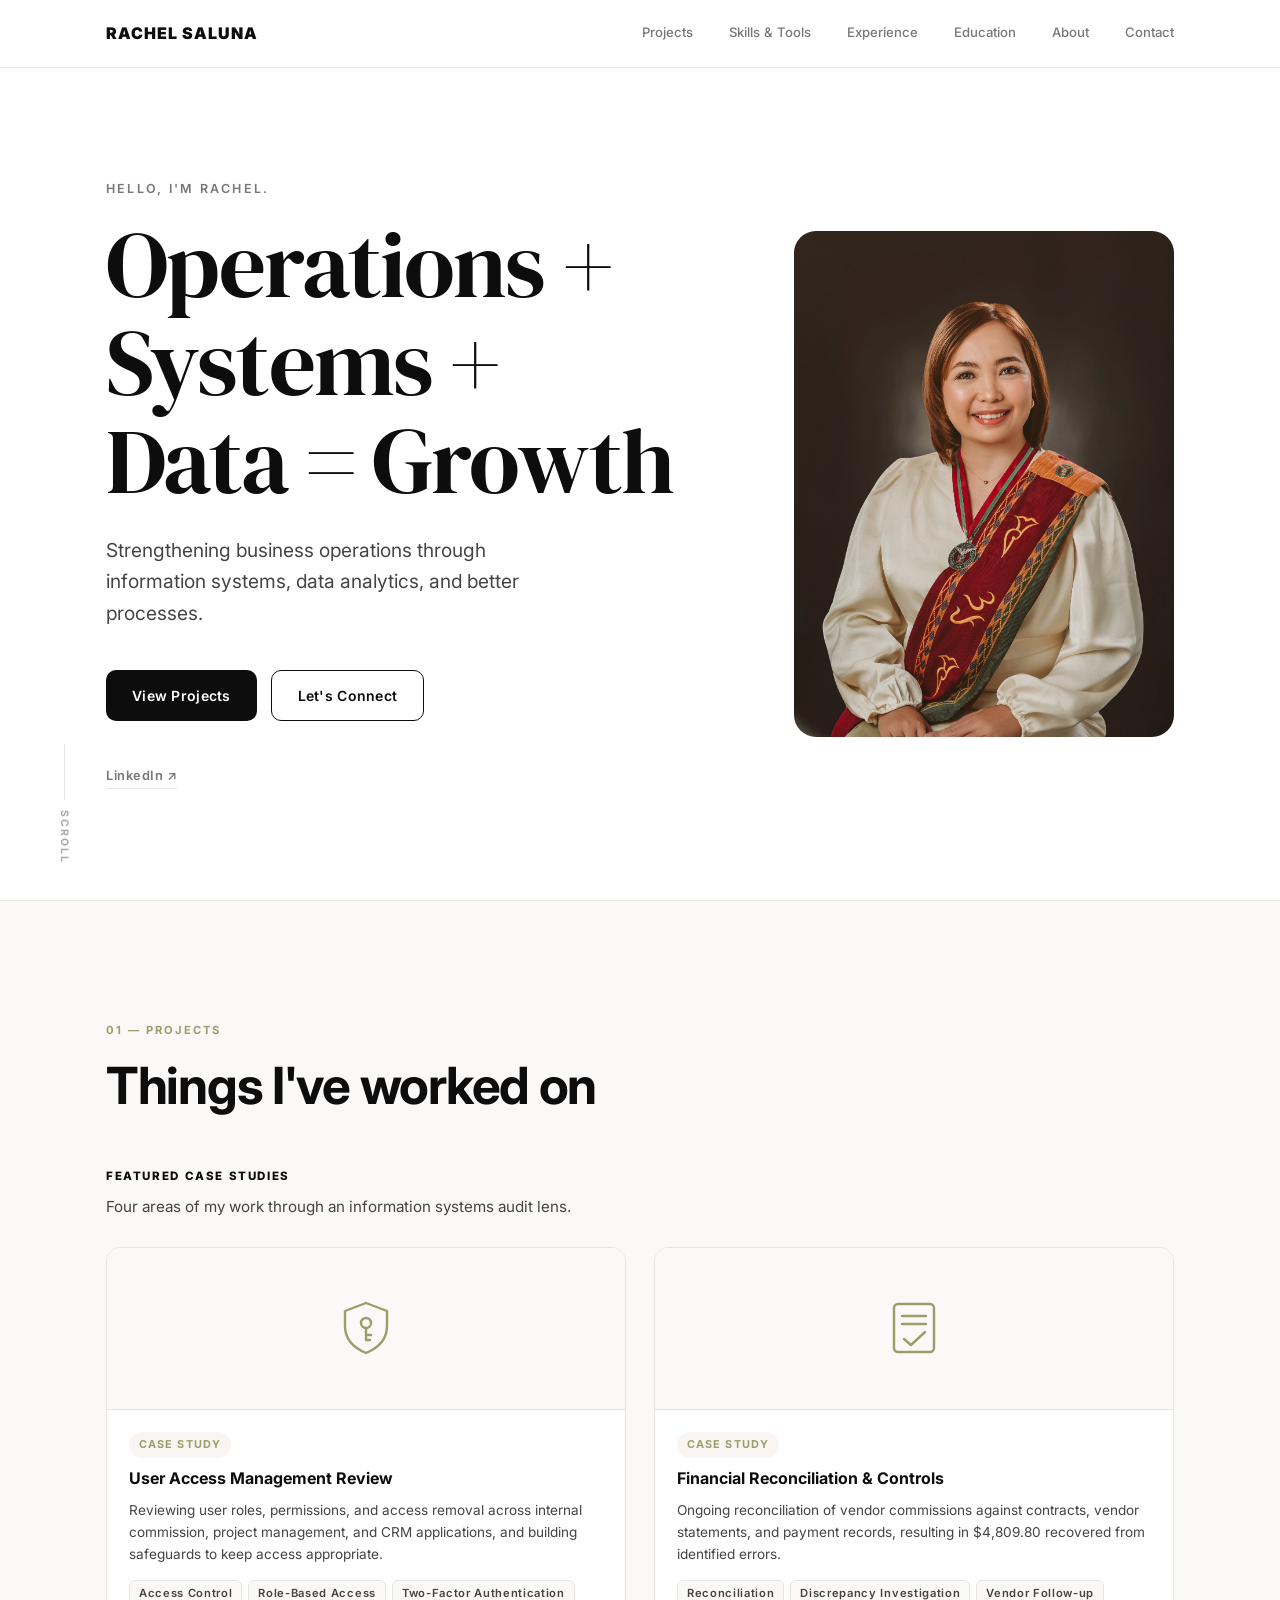
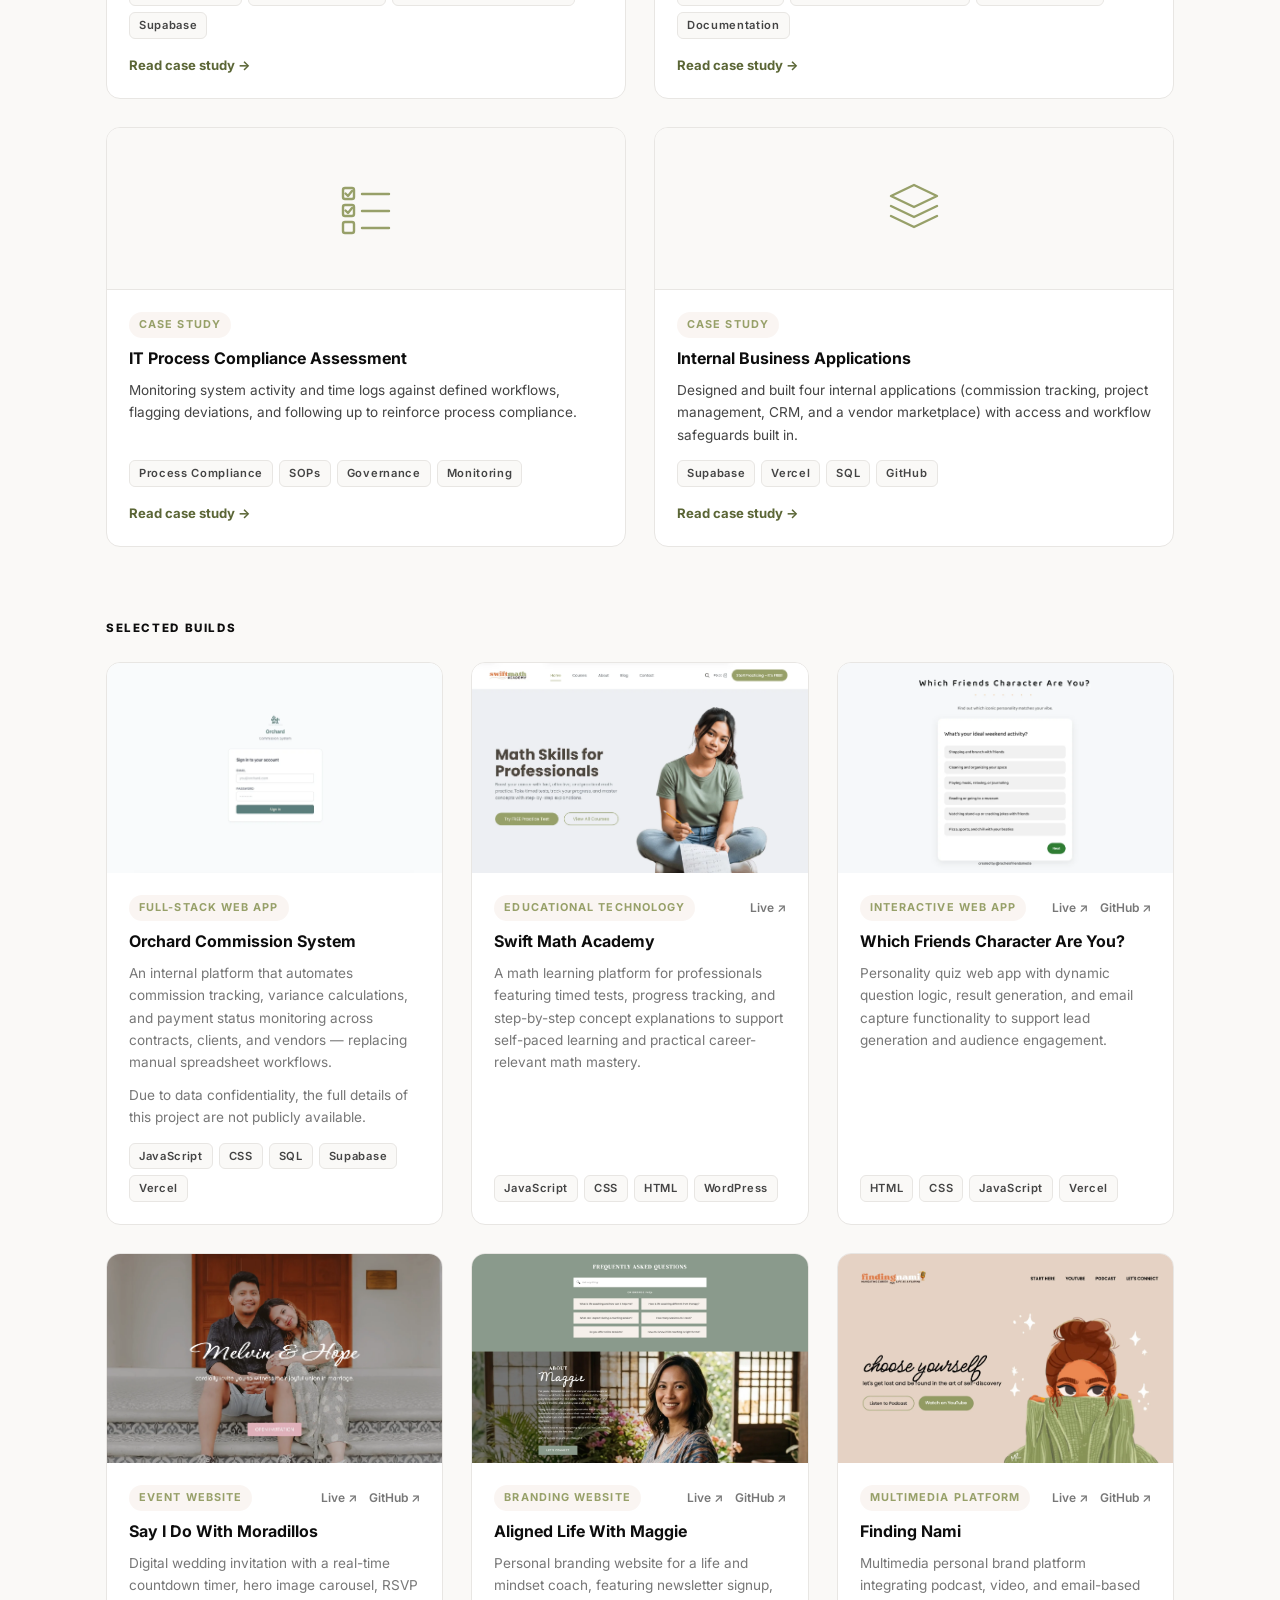
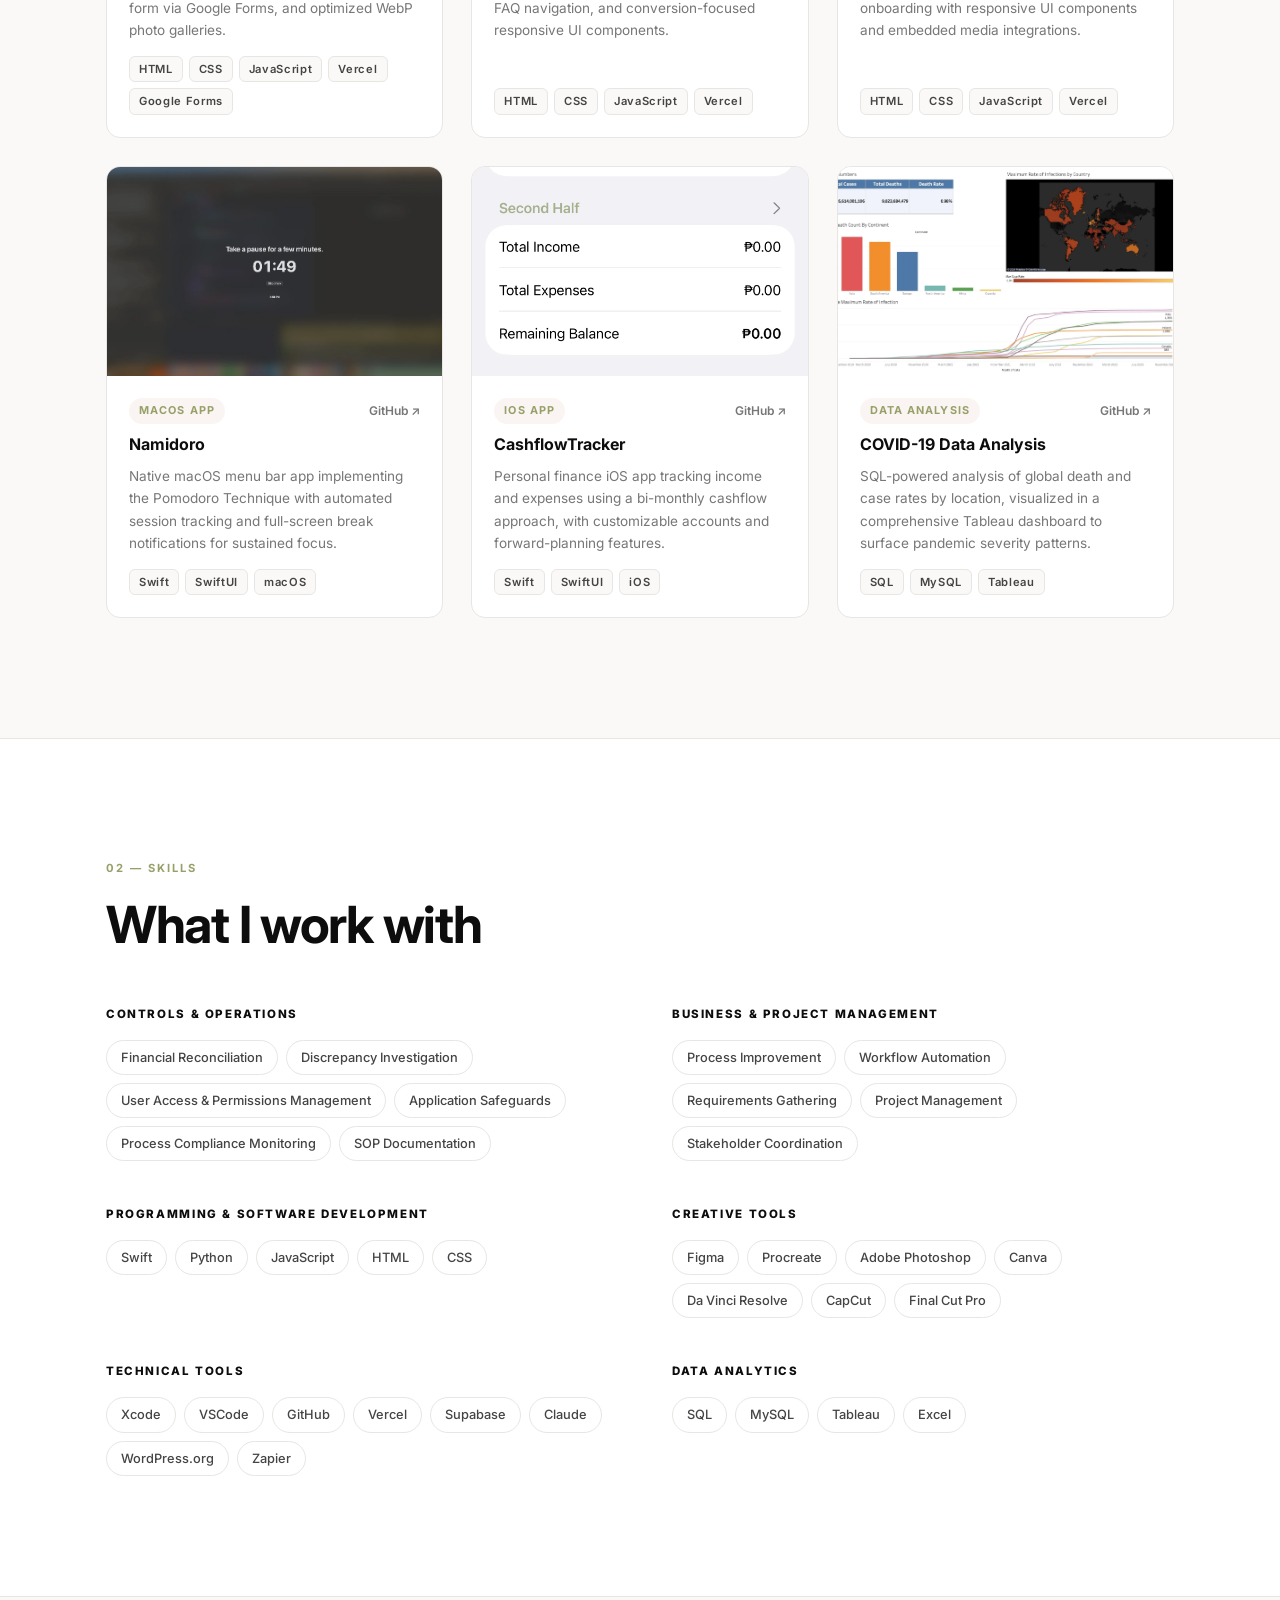
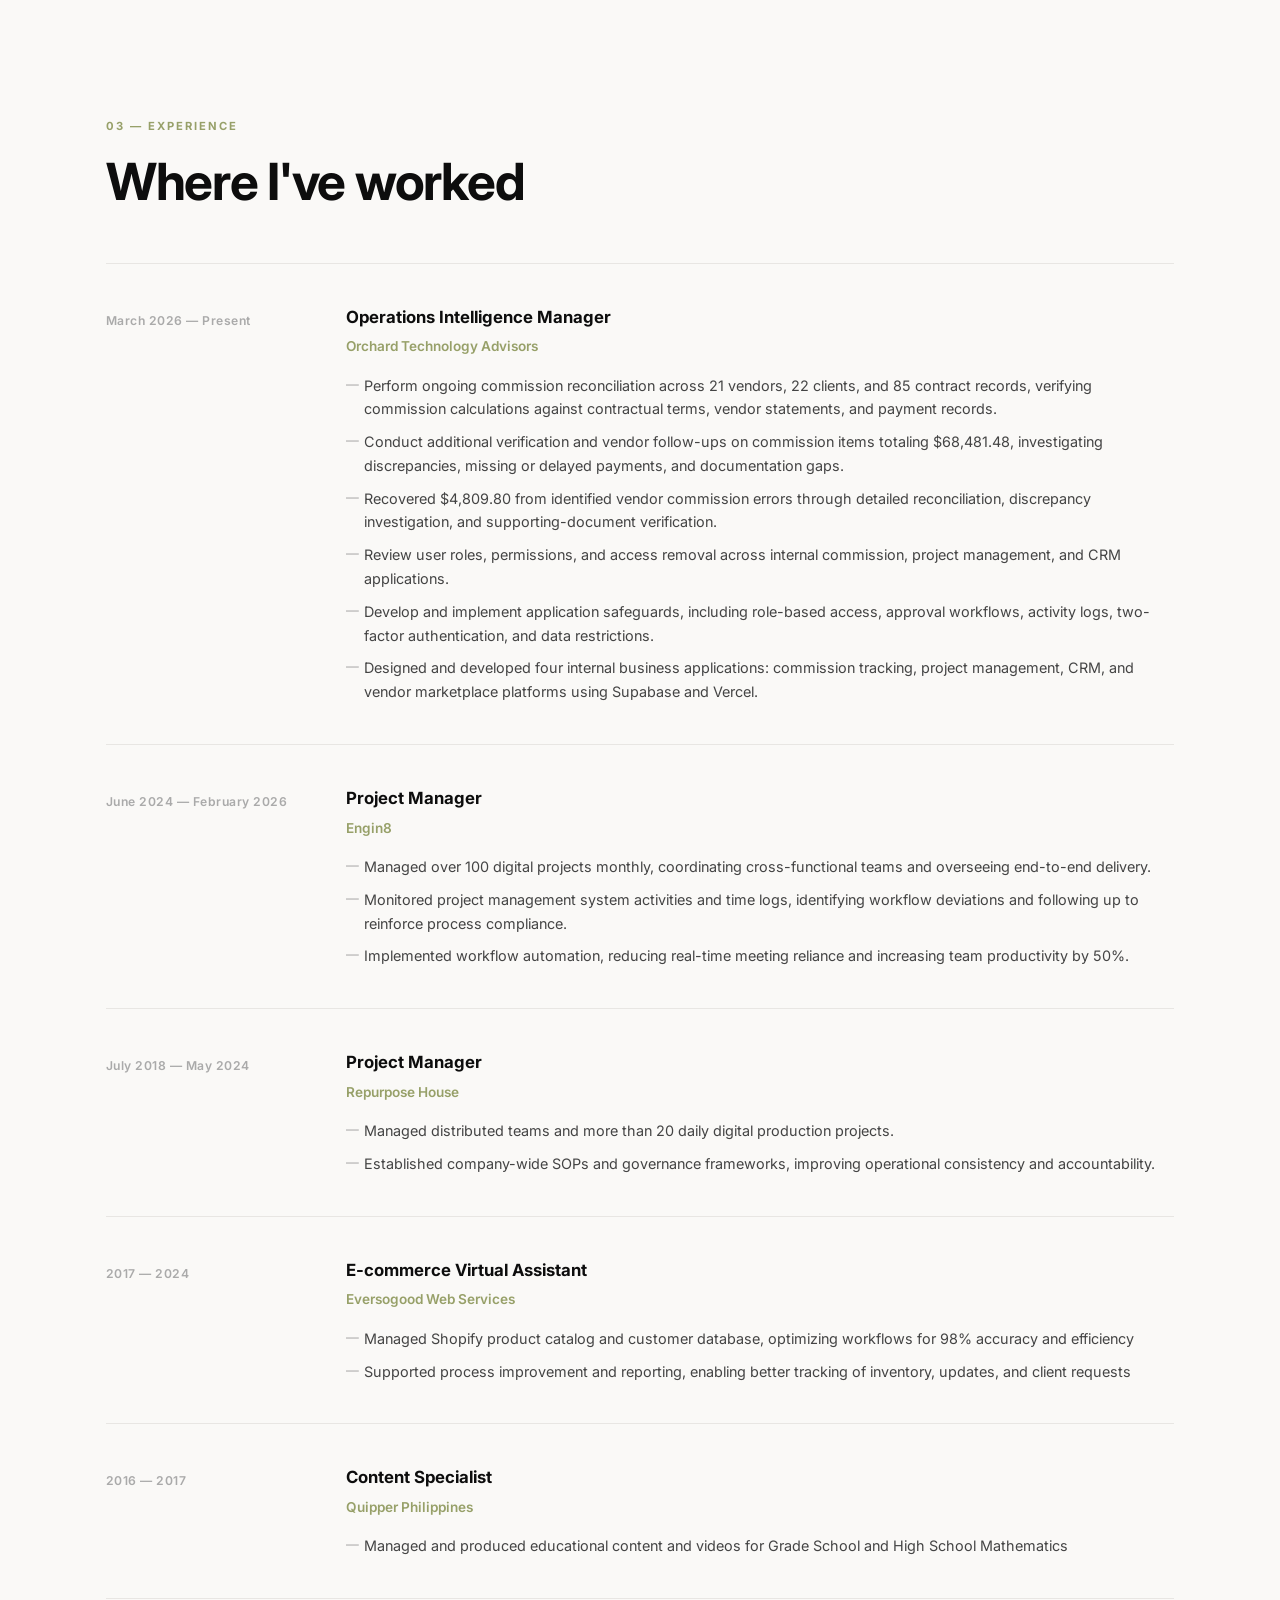
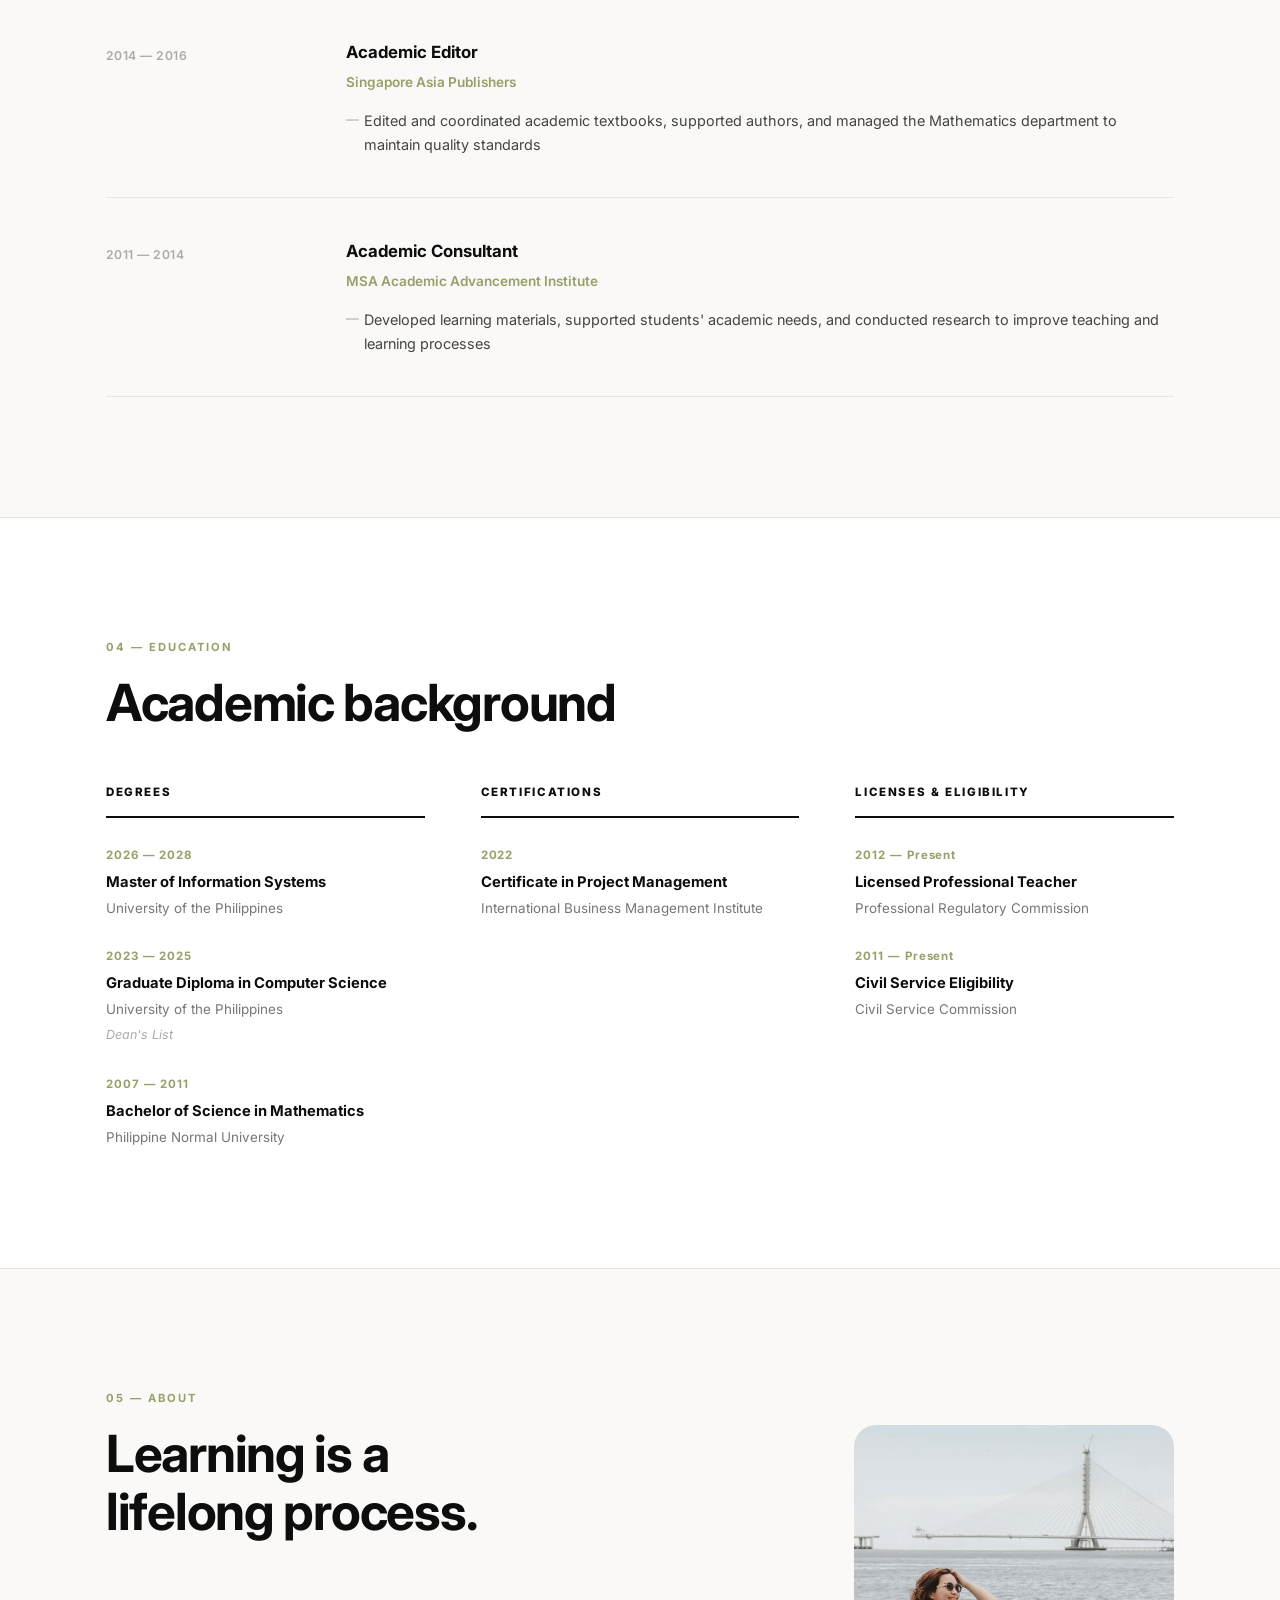
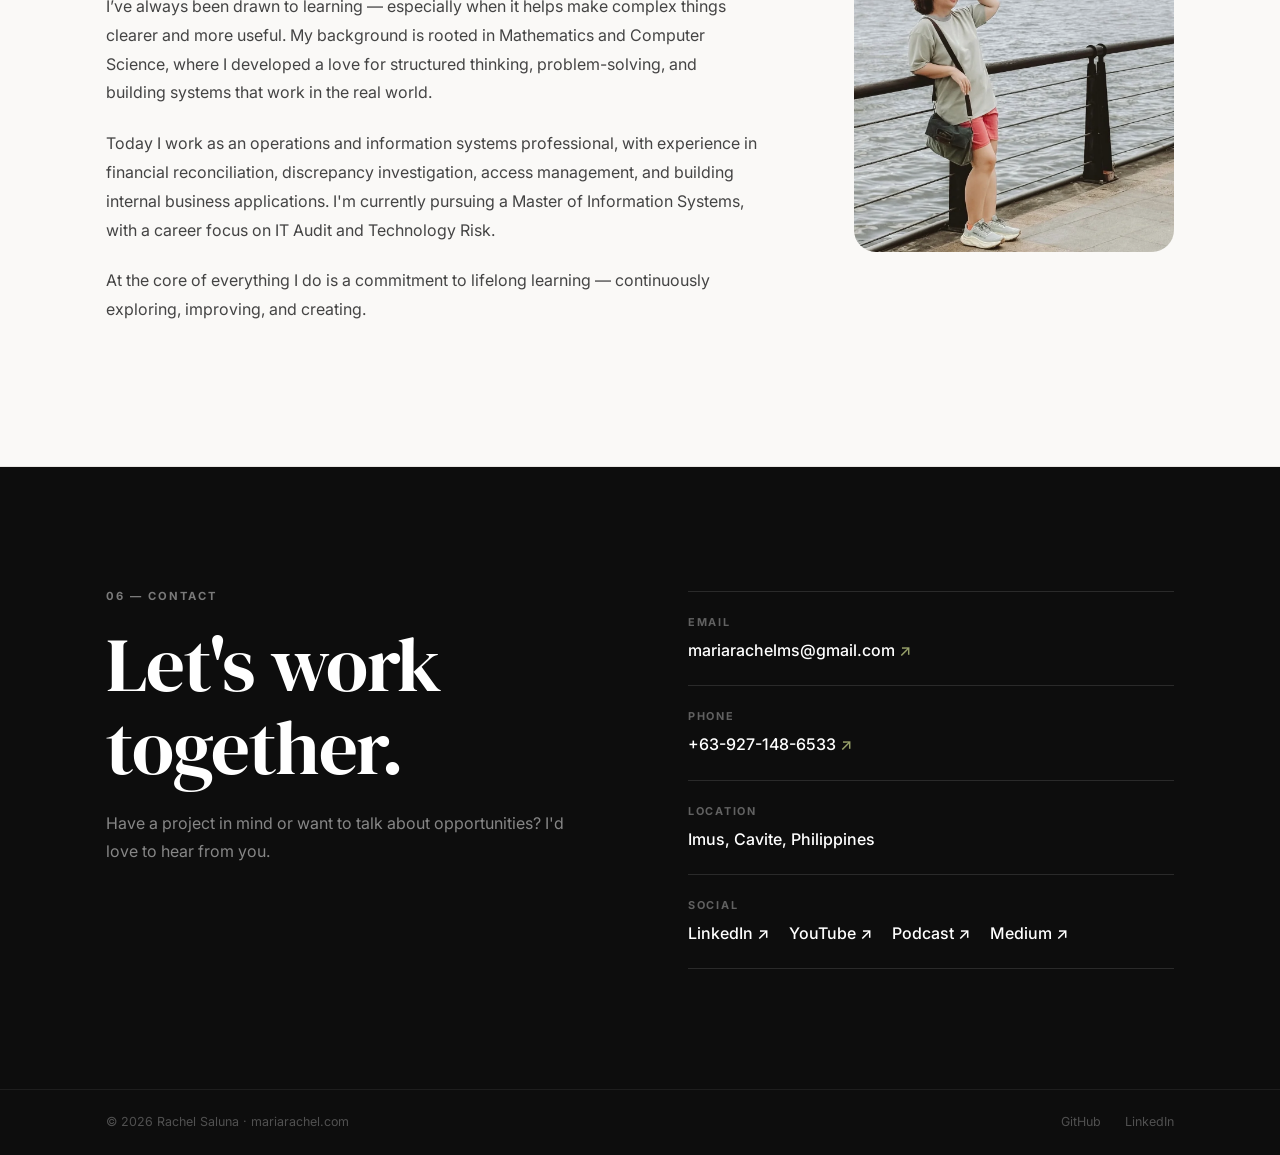
<file: index.html>
<!DOCTYPE html>
<html lang="en">
<head>
  <meta charset="UTF-8">
  <meta name="viewport" content="width=device-width, initial-scale=1.0">
  <title>Rachel Saluna — Portfolio</title>
  <meta name="description" content="I turn ideas into projects, data into insights, and code into apps. Portfolio of Rachel Saluna — Operations & Information Systems Professional (IT Audit | Technology Risk).">
  <meta property="og:title" content="Rachel Saluna">
  <meta property="og:description" content="I turn ideas into projects, data into insights, and code into apps.">
  <meta property="og:url" content="https://mariarachel.com">
  <link rel="preconnect" href="https://fonts.googleapis.com">
  <link rel="preconnect" href="https://fonts.gstatic.com" crossorigin>
  <link href="https://fonts.googleapis.com/css2?family=Inter:wght@300;400;500;600;700;800;900&family=DM+Serif+Display:ital@0;1&display=swap" rel="stylesheet">
  <link rel="stylesheet" href="styles.css">
</head>
<body>

  <!-- ===== NAVIGATION ===== -->
  <nav class="nav" id="nav">
    <div class="nav-inner">
      <a href="#home" class="nav-logo">RACHEL SALUNA</a>
      <div class="nav-links" id="navLinks">
        <a href="#projects">Projects</a>
        <a href="#skills">Skills & Tools</a>
        <a href="#experience">Experience</a>
        <a href="#education">Education</a>
        <a href="#about">About</a>
        <a href="#contact">Contact</a>
      </div>
      <button class="hamburger" id="hamburger" aria-label="Toggle menu">
        <span></span>
        <span></span>
        <span></span>
      </button>
    </div>
    <div class="nav-drawer" id="navDrawer">
      <a href="#projects" class="drawer-link">Projects</a>
      <a href="#skills" class="drawer-link">Skills</a>
      <a href="#experience" class="drawer-link">Experience</a>
      <a href="#education" class="drawer-link">Education</a>
      <a href="#about" class="drawer-link">About</a>
      <a href="#contact" class="drawer-link">Contact</a>
    </div>
  </nav>

  <!-- ===== HERO ===== -->
  <section class="hero" id="home">
    <div class="hero-inner">
      <div class="hero-text">
        <p class="hero-eyebrow">Hello, I'm Rachel.</p>
        <h1 class="hero-name">Operations +<br>Systems +<br>Data = Growth</h1>
        <p class="hero-tagline">Strengthening business operations through information systems, data analytics, and better processes.</p>
        <div class="hero-actions">
          <a href="#projects" class="btn btn-dark">View Projects</a>
          <a href="#contact" class="btn btn-outline">Let's Connect</a>
        </div>
        <div class="hero-socials">
          <a href="https://linkedin.com/in/mariarachel" target="_blank" rel="noopener noreferrer" class="social-pill">LinkedIn ↗</a>
        </div>
      </div>
      <div class="hero-photo">
        <div class="photo-wrap">
          <img src="assets/Graduation%20Photo.webp" alt="Maria Rachel M. Saluna" loading="eager">
        </div>
      </div>
    </div>
    <div class="hero-scroll-hint" aria-hidden="true">
      <div class="scroll-track"></div>
      <span>Scroll</span>
    </div>
  </section>

  <!-- ===== PROJECTS ===== -->
  <section class="projects section alt" id="projects">
    <div class="container">
      <p class="label">01 — Projects</p>
      <h2 class="heading">Things I've worked on</h2>

      <div class="cs-featured">
        <p class="cs-sublabel">Featured case studies</p>
        <p class="cs-intro">Four areas of my work through an information systems audit lens.</p>
        <div class="cs-grid">

        <article class="project-card cs-card">
          <div class="project-visual">
            <svg viewBox="0 0 64 64" aria-hidden="true" focusable="false"><path d="M32 7 L53 15 V30 C53 43 44 52 32 57 C20 52 11 43 11 30 V15 Z"/><circle cx="32" cy="27" r="5"/><path d="M32 32 V44 M32 39 H37 M32 44 H36"/></svg>
          </div>
          <div class="project-body">
            <div class="project-meta">
              <span class="project-type">Case Study</span>
            </div>
            <h3>User Access Management Review</h3>
            <p>Reviewing user roles, permissions, and access removal across internal commission, project management, and CRM applications, and building safeguards to keep access appropriate.</p>
            <ul class="stack">
              <li>Access Control</li><li>Role-Based Access</li><li>Two-Factor Authentication</li><li>Supabase</li>
            </ul>
            <a class="cs-link" href="case-studies/user-access-management-review.html">Read case study →<span class="sr-only">: User Access Management Review</span></a>
          </div>
        </article>

        <article class="project-card cs-card">
          <div class="project-visual">
            <svg viewBox="0 0 64 64" aria-hidden="true" focusable="false"><rect x="12" y="8" width="40" height="48" rx="4"/><path d="M20 20 H44 M20 28 H44"/><path d="M22 43 L29 49 L43 36"/></svg>
          </div>
          <div class="project-body">
            <div class="project-meta">
              <span class="project-type">Case Study</span>
            </div>
            <h3>Financial Reconciliation &amp; Controls</h3>
            <p>Ongoing reconciliation of vendor commissions against contracts, vendor statements, and payment records, resulting in $4,809.80 recovered from identified errors.</p>
            <ul class="stack">
              <li>Reconciliation</li><li>Discrepancy Investigation</li><li>Vendor Follow-up</li><li>Documentation</li>
            </ul>
            <a class="cs-link" href="case-studies/financial-reconciliation-and-controls.html">Read case study →<span class="sr-only">: Financial Reconciliation &amp; Controls</span></a>
          </div>
        </article>

        <article class="project-card cs-card">
          <div class="project-visual">
            <svg viewBox="0 0 64 64" aria-hidden="true" focusable="false"><rect x="9" y="11" width="11" height="11" rx="2"/><rect x="9" y="28" width="11" height="11" rx="2"/><rect x="9" y="45" width="11" height="11" rx="2"/><path d="M11.5 16.5 L14 19 L18 14 M11.5 33.5 L14 36 L18 31"/><path d="M28 17 H55 M28 34 H55 M28 51 H55"/></svg>
          </div>
          <div class="project-body">
            <div class="project-meta">
              <span class="project-type">Case Study</span>
            </div>
            <h3>IT Process Compliance Assessment</h3>
            <p>Monitoring system activity and time logs against defined workflows, flagging deviations, and following up to reinforce process compliance.</p>
            <ul class="stack">
              <li>Process Compliance</li><li>SOPs</li><li>Governance</li><li>Monitoring</li>
            </ul>
            <a class="cs-link" href="case-studies/it-process-compliance-assessment.html">Read case study →<span class="sr-only">: IT Process Compliance Assessment</span></a>
          </div>
        </article>

        <article class="project-card cs-card">
          <div class="project-visual">
            <svg viewBox="0 0 64 64" aria-hidden="true" focusable="false"><path d="M32 8 L55 19 L32 30 L9 19 Z"/><path d="M9 29 L32 40 L55 29"/><path d="M9 39 L32 50 L55 39"/></svg>
          </div>
          <div class="project-body">
            <div class="project-meta">
              <span class="project-type">Case Study</span>
            </div>
            <h3>Internal Business Applications</h3>
            <p>Designed and built four internal applications (commission tracking, project management, CRM, and a vendor marketplace) with access and workflow safeguards built in.</p>
            <ul class="stack">
              <li>Supabase</li><li>Vercel</li><li>SQL</li><li>GitHub</li>
            </ul>
            <a class="cs-link" href="case-studies/internal-business-applications.html">Read case study →<span class="sr-only">: Internal Business Applications</span></a>
          </div>
        </article>
        </div>
      </div>

      <p class="cs-sublabel cs-sublabel--projects">Selected builds</p>
      <div class="projects-grid">

        <article class="project-card">
          <div class="project-img-wrap">
            <img src="assets/orchard-commission-system.webp" alt="Orchard Commission System" loading="lazy">
          </div>
          <div class="project-body">
            <div class="project-meta">
              <span class="project-type">Full-Stack Web App</span>
            </div>
            <h3>Orchard Commission System</h3>
            <p>An internal platform that automates commission tracking, variance calculations, and payment status monitoring across contracts, clients, and vendors — replacing manual spreadsheet workflows.</p>
            <p>Due to data confidentiality, the full details of this project are not publicly available.</p>
            <ul class="stack">
              <li>JavaScript</li><li>CSS</li><li>SQL</li><li>Supabase</li><li>Vercel</li>
            </ul>
          </div>
        </article>

        <article class="project-card">
          <a href="https://swiftmathacademy.com" class="project-img-wrap" target="_blank" rel="noopener noreferrer">
            <img src="assets/swift-math-academy.webp" alt="Swift Math Academy" loading="lazy">
            <div class="project-hover">
              <span>View Project ↗</span>
            </div>
          </a>
          <div class="project-body">
            <div class="project-meta">
              <span class="project-type">Educational Technology</span>
              <div class="project-links">
                <a href="https://swiftmathacademy.com" title="Live Site" target="_blank" rel="noopener noreferrer">Live ↗</a>
              </div>
            </div>
            <h3>Swift Math Academy</h3>
            <p>A math learning platform for professionals featuring timed tests, progress tracking, and step-by-step concept explanations to support self-paced learning and practical career-relevant math mastery.</p>
            <ul class="stack">
              <li>JavaScript</li><li>CSS</li><li>HTML</li><li>WordPress</li>
            </ul>
          </div>
        </article>

        <article class="project-card">
          <a href="https://which-friends-character-are-you.vercel.app" class="project-img-wrap" target="_blank" rel="noopener noreferrer">
            <img src="assets/friends-quiz.webp" alt="Which Friends Character Are You?" loading="lazy">
            <div class="project-hover">
              <span>View Project ↗</span>
            </div>
          </a>
          <div class="project-body">
            <div class="project-meta">
              <span class="project-type">Interactive Web App</span>
              <div class="project-links">
                <a href="https://which-friends-character-are-you.vercel.app" title="Live Site" target="_blank" rel="noopener noreferrer">Live ↗</a>
                <a href="https://github.com/findingnami/which-friends-character-are-you" title="GitHub" target="_blank" rel="noopener noreferrer">GitHub ↗</a>
              </div>
            </div>
            <h3>Which Friends Character Are You?</h3>
            <p>Personality quiz web app with dynamic question logic, result generation, and email capture functionality to support lead generation and audience engagement.</p>
            <ul class="stack">
              <li>HTML</li><li>CSS</li><li>JavaScript</li><li>Vercel</li>
            </ul>
          </div>
        </article>

        <article class="project-card">
          <a href="https://sayidowithmoradillos.site" class="project-img-wrap" target="_blank" rel="noopener noreferrer">
            <img src="assets/moradillos.webp" alt="Say I Do With Moradillos" loading="lazy">
            <div class="project-hover">
              <span>View Project ↗</span>
            </div>
          </a>
          <div class="project-body">
            <div class="project-meta">
              <span class="project-type">Event Website</span>
              <div class="project-links">
                <a href="https://sayidowithmoradillos.site" title="Live Site" target="_blank" rel="noopener noreferrer">Live ↗</a>
                <a href="https://github.com/findingnami" title="GitHub" target="_blank" rel="noopener noreferrer">GitHub ↗</a>
              </div>
            </div>
            <h3>Say I Do With Moradillos</h3>
            <p>Digital wedding invitation with a real-time countdown timer, hero image carousel, RSVP form via Google Forms, and optimized WebP photo galleries.</p>
            <ul class="stack">
              <li>HTML</li><li>CSS</li><li>JavaScript</li><li>Vercel</li><li>Google Forms</li>
            </ul>
          </div>
        </article>

        <article class="project-card">
          <a href="https://alignedlifewithmaggie.vercel.app" class="project-img-wrap" target="_blank" rel="noopener noreferrer">
            <img src="assets/aligned-life-with-maggie.webp" alt="Aligned Life With Maggie" loading="lazy">
            <div class="project-hover">
              <span>View Project ↗</span>
            </div>
          </a>
          <div class="project-body">
            <div class="project-meta">
              <span class="project-type">Branding Website</span>
              <div class="project-links">
                <a href="https://alignedlifewithmaggie.vercel.app" title="Live Site" target="_blank" rel="noopener noreferrer">Live ↗</a>
                <a href="https://github.com/findingnami/alignedlifewithmaggie" title="GitHub" target="_blank" rel="noopener noreferrer">GitHub ↗</a>
              </div>
            </div>
            <h3>Aligned Life With Maggie</h3>
            <p>Personal branding website for a life and mindset coach, featuring newsletter signup, FAQ navigation, and conversion-focused responsive UI components.</p>
            <ul class="stack">
              <li>HTML</li><li>CSS</li><li>JavaScript</li><li>Vercel</li>
            </ul>
          </div>
        </article>

        <article class="project-card">
          <a href="https://findingnamipodcast.vercel.app" class="project-img-wrap" target="_blank" rel="noopener noreferrer">
            <img src="assets/finding-nami.webp" alt="Finding Nami Podcast" loading="lazy">
            <div class="project-hover">
              <span>View Project ↗</span>
            </div>
          </a>
          <div class="project-body">
            <div class="project-meta">
              <span class="project-type">Multimedia Platform</span>
              <div class="project-links">
                <a href="https://findingnamipodcast.vercel.app" title="Live Site" target="_blank" rel="noopener noreferrer">Live ↗</a>
                <a href="https://github.com/findingnami/findingnamipodcast" title="GitHub" target="_blank" rel="noopener noreferrer">GitHub ↗</a>
              </div>
            </div>
            <h3>Finding Nami</h3>
            <p>Multimedia personal brand platform integrating podcast, video, and email-based onboarding with responsive UI components and embedded media integrations.</p>
            <ul class="stack">
              <li>HTML</li><li>CSS</li><li>JavaScript</li><li>Vercel</li>
            </ul>
          </div>
        </article>

        <article class="project-card">
          <a href="https://github.com/findingnami/Namidoro" class="project-img-wrap" target="_blank" rel="noopener noreferrer">
            <img src="assets/namidoro-screenshot.webp" alt="Namidoro macOS App" loading="lazy">
            <div class="project-hover">
              <span>View Project ↗</span>
            </div>
          </a>
          <div class="project-body">
            <div class="project-meta">
              <span class="project-type">macOS App</span>
              <div class="project-links">
                <a href="https://github.com/findingnami/Namidoro" title="GitHub" target="_blank" rel="noopener noreferrer">GitHub ↗</a>
              </div>
            </div>
            <h3>Namidoro</h3>
            <p>Native macOS menu bar app implementing the Pomodoro Technique with automated session tracking and full-screen break notifications for sustained focus.</p>
            <ul class="stack">
              <li>Swift</li><li>SwiftUI</li><li>macOS</li>
            </ul>
          </div>
        </article>

        <article class="project-card">
          <a href="https://github.com/findingnami/CashflowTracker" class="project-img-wrap" target="_blank" rel="noopener noreferrer">
            <img src="assets/cashflow-tracker.webp" alt="CashflowTracker iOS App" loading="lazy">
            <div class="project-hover">
              <span>View Project ↗</span>
            </div>
          </a>
          <div class="project-body">
            <div class="project-meta">
              <span class="project-type">iOS App</span>
              <div class="project-links">
                <a href="https://github.com/findingnami/CashflowTracker" title="GitHub" target="_blank" rel="noopener noreferrer">GitHub ↗</a>
              </div>
            </div>
            <h3>CashflowTracker</h3>
            <p>Personal finance iOS app tracking income and expenses using a bi-monthly cashflow approach, with customizable accounts and forward-planning features.</p>
            <ul class="stack">
              <li>Swift</li><li>SwiftUI</li><li>iOS</li>
            </ul>
          </div>
        </article>

        <article class="project-card">
          <a href="https://github.com/findingnami/CovidDataAnalysisProject" class="project-img-wrap" target="_blank" rel="noopener noreferrer">
            <img src="assets/covid-dashboard.webp" alt="COVID-19 Data Analysis" loading="lazy">
            <div class="project-hover">
              <span>View Project ↗</span>
            </div>
          </a>
          <div class="project-body">
            <div class="project-meta">
              <span class="project-type">Data Analysis</span>
              <div class="project-links">
                <a href="https://github.com/findingnami/CovidDataAnalysisProject" title="GitHub" target="_blank" rel="noopener noreferrer">GitHub ↗</a>
              </div>
            </div>
            <h3>COVID-19 Data Analysis</h3>
            <p>SQL-powered analysis of global death and case rates by location, visualized in a comprehensive Tableau dashboard to surface pandemic severity patterns.</p>
            <ul class="stack">
              <li>SQL</li><li>MySQL</li><li>Tableau</li>
            </ul>
          </div>
        </article>
<!--
        <article class="project-card">
          <a href="https://github.com/findingnami/BikeBuyersExcelProject" class="project-img-wrap" target="_blank" rel="noopener noreferrer">
            <img src="assets/bikesales-dashboard/Snapshot_Bike%20Sales%20Dashboard.webp" alt="Bike Sales Dashboard" loading="lazy">
            <div class="project-hover">
              <span>View Project ↗</span>
            </div>
          </a>
          <div class="project-body">
            <div class="project-meta">
              <span class="project-type">Dashboard</span>
              <div class="project-links">
                <a href="https://github.com/findingnami/BikeBuyersExcelProject" title="GitHub" target="_blank" rel="noopener noreferrer">GitHub ↗</a>
              </div>
            </div>
            <h3>Bike Sales Dashboard</h3>
            <p>Excel analysis featuring data cleaning, nested IF formulas for age brackets, pivot table charts, and interactive slicers for multi-dimensional sales insights.</p>
            <ul class="stack">
              <li>Excel</li><li>Pivot Tables</li><li>Data Analytics</li>
            </ul>
          </div>
        </article>
-->
      </div>
    </div>
  </section>

  <!-- ===== SKILLS ===== -->
  <section class="skills section" id="skills">
    <div class="container">
      <p class="label">02 — Skills</p>
      <h2 class="heading">What I work with</h2>
      <div class="skills-grid">

        <div class="skill-group">
          <h3>Controls & Operations</h3>
          <ul class="tag-list">
            <li>Financial Reconciliation</li><li>Discrepancy Investigation</li><li>User Access & Permissions Management</li>
            <li>Application Safeguards</li><li>Process Compliance Monitoring</li><li>SOP Documentation</li>
          </ul>
        </div>

        <div class="skill-group">
          <h3>Business & Project Management</h3>
          <ul class="tag-list">
            <li>Process Improvement</li><li>Workflow Automation</li><li>Requirements Gathering</li>
            <li>Project Management</li><li>Stakeholder Coordination</li>
          </ul>
        </div>

        <div class="skill-group">
          <h3>Programming & Software Development</h3>
          <ul class="tag-list">
            <li>Swift</li><li>Python</li><li>JavaScript</li><li>HTML</li><li>CSS</li>
            
          </ul>
        </div>

        <div class="skill-group">
          <h3>Creative Tools</h3>
          <ul class="tag-list">
            <li>Figma</li><li>Procreate</li><li>Adobe Photoshop</li><li>Canva</li>
            <li>Da Vinci Resolve</li><li>CapCut</li><li>Final Cut Pro</li>
          </ul>
        </div>

        <div class="skill-group skill-group">
          <h3>Technical Tools</h3>
          <ul class="tag-list">
            <li>Xcode</li><li>VSCode</li><li>GitHub</li><li>Vercel</li><li>Supabase</li>
            <li>Claude</li><li>WordPress.org</li><li>Zapier</li>
          </ul>
        </div>

        <div class="skill-group">
          <h3>Data Analytics</h3>
          <ul class="tag-list">
            <li>SQL</li><li>MySQL</li><li>Tableau</li><li>Excel</li>
          </ul>
        </div>

      </div>
    </div>
  </section>

  <!-- ===== EXPERIENCE ===== -->
  <section class="experience section alt" id="experience">
    <div class="container">
      <p class="label">03 — Experience</p>
      <h2 class="heading">Where I've worked</h2>
      <div class="timeline">

        <div class="timeline-item">
          <div class="timeline-left">
            <span class="tl-period">March 2026 — Present</span>
          </div>
          <div class="timeline-right">
            <h3 class="tl-role">Operations Intelligence Manager</h3>
            <p class="tl-company">Orchard Technology Advisors</p>
            <ul class="tl-list">
              <li>Perform ongoing commission reconciliation across 21 vendors, 22 clients, and 85 contract records, verifying commission calculations against contractual terms, vendor statements, and payment records.</li>
              <li>Conduct additional verification and vendor follow-ups on commission items totaling $68,481.48, investigating discrepancies, missing or delayed payments, and documentation gaps.</li>
              <li>Recovered $4,809.80 from identified vendor commission errors through detailed reconciliation, discrepancy investigation, and supporting-document verification.</li>
              <li>Review user roles, permissions, and access removal across internal commission, project management, and CRM applications.</li>
              <li>Develop and implement application safeguards, including role-based access, approval workflows, activity logs, two-factor authentication, and data restrictions.</li>
              <li>Designed and developed four internal business applications: commission tracking, project management, CRM, and vendor marketplace platforms using Supabase and Vercel.</li>
            </ul>
          </div>
        </div>

        <div class="timeline-item">
          <div class="timeline-left">
            <span class="tl-period">June 2024 — February 2026</span>
          </div>
          <div class="timeline-right">
            <h3 class="tl-role">Project Manager</h3>
            <p class="tl-company">Engin8</p>
            <ul class="tl-list">
              <li>Managed over 100 digital projects monthly, coordinating cross-functional teams and overseeing end-to-end delivery.</li>
              <li>Monitored project management system activities and time logs, identifying workflow deviations and following up to reinforce process compliance.</li>
              <li>Implemented workflow automation, reducing real-time meeting reliance and increasing team productivity by 50%.</li>
            </ul>
          </div>
        </div>

        <div class="timeline-item">
          <div class="timeline-left">
            <span class="tl-period">July 2018 — May 2024</span>
          </div>
          <div class="timeline-right">
            <h3 class="tl-role">Project Manager</h3>
            <p class="tl-company">Repurpose House</p>
            <ul class="tl-list">
              <li>Managed distributed teams and more than 20 daily digital production projects.</li>
              <li>Established company-wide SOPs and governance frameworks, improving operational consistency and accountability.</li>
            </ul>
          </div>
        </div>

        <div class="timeline-item">
          <div class="timeline-left">
            <span class="tl-period">2017 — 2024</span>
          </div>
          <div class="timeline-right">
            <h3 class="tl-role">E-commerce Virtual Assistant</h3>
            <p class="tl-company">Eversogood Web Services</p>
            <ul class="tl-list">
              <li>Managed Shopify product catalog and customer database, optimizing workflows for 98% accuracy and efficiency</li>
              <li>Supported process improvement and reporting, enabling better tracking of inventory, updates, and client requests</li>
            </ul>
          </div>
        </div>

        <div class="timeline-item">
          <div class="timeline-left">
            <span class="tl-period">2016 — 2017</span>
          </div>
          <div class="timeline-right">
            <h3 class="tl-role">Content Specialist</h3>
            <p class="tl-company">Quipper Philippines</p>
            <ul class="tl-list">
              <li>Managed and produced educational content and videos for Grade School and High School Mathematics</li>
            </ul>
          </div>
        </div>

        <div class="timeline-item">
          <div class="timeline-left">
            <span class="tl-period">2014 — 2016</span>
          </div>
          <div class="timeline-right">
            <h3 class="tl-role">Academic Editor</h3>
            <p class="tl-company">Singapore Asia Publishers</p>
            <ul class="tl-list">
              <li>Edited and coordinated academic textbooks, supported authors, and managed the Mathematics department to maintain quality standards</li>
            </ul>
          </div>
        </div>

        <div class="timeline-item">
          <div class="timeline-left">
            <span class="tl-period">2011 — 2014</span>
          </div>
          <div class="timeline-right">
            <h3 class="tl-role">Academic Consultant</h3>
            <p class="tl-company">MSA Academic Advancement Institute</p>
            <ul class="tl-list">
              <li>Developed learning materials, supported students' academic needs, and conducted research to improve teaching and learning processes</li>
            </ul>
          </div>
        </div>

      </div>
    </div>
  </section>

  <!-- ===== EDUCATION ===== -->
  <section class="education section" id="education">
    <div class="container">
      <p class="label">04 — Education</p>
      <h2 class="heading">Academic background</h2>
      <div class="edu-grid">

        <div class="edu-col">
          <h3 class="edu-col-title">Degrees</h3>
          <div class="edu-list">
            <div class="edu-item">
              <span class="edu-year">2026 — 2028</span>
              <div>
                <h4>Master of Information Systems</h4>
                <p>University of the Philippines</p>
              </div>
            </div>
            <div class="edu-item">
              <span class="edu-year">2023 — 2025</span>
              <div>
                <h4>Graduate Diploma in Computer Science</h4>
                <p>University of the Philippines</p>
                <em>Dean's List</em>
              </div>
            </div>
            <div class="edu-item">
              <span class="edu-year">2007 — 2011</span>
              <div>
                <h4>Bachelor of Science in Mathematics</h4>
                <p>Philippine Normal University</p>
              </div>
            </div>
          </div>
        </div>

        <div class="edu-col">
          <h3 class="edu-col-title">Certifications</h3>
          <div class="edu-list">
            <div class="edu-item">
              <span class="edu-year">2022</span>
              <div>
                <h4>Certificate in Project Management</h4>
                <p>International Business Management Institute</p>
              </div>
            </div>
          </div>
        </div>

        <div class="edu-col">
          <h3 class="edu-col-title">Licenses &amp; Eligibility</h3>
          <div class="edu-list">
            <div class="edu-item">
              <span class="edu-year">2012 — Present</span>
              <div>
                <h4>Licensed Professional Teacher</h4>
                <p>Professional Regulatory Commission</p>
              </div>
            </div>
            <div class="edu-item">
              <span class="edu-year">2011 — Present</span>
              <div>
                <h4>Civil Service Eligibility</h4>
                <p>Civil Service Commission</p>
              </div>
            </div>
          </div>
        </div>

      </div>
    </div>
  </section>

  <!-- ===== ABOUT ===== -->
  <section class="about section alt" id="about">
    <div class="container">
      <p class="label">05 — About</p>
      <div class="about-grid">
        <div class="about-heading">
          <h2 class="heading">Learning is a<br>lifelong process.</h2>
        </div>
        <div class="about-body">
          <p>I’ve always been drawn to learning — especially when it helps make complex things clearer and more useful. My background is rooted in Mathematics and Computer Science, where I developed a love for structured thinking, problem-solving, and building systems that work in the real world.</p>
          <p>Today I work as an operations and information systems professional, with experience in financial reconciliation, discrepancy investigation, access management, and building internal business applications. I'm currently pursuing a Master of Information Systems, with a career focus on IT Audit and Technology Risk.</p>
          <p>At the core of everything I do is a commitment to lifelong learning — continuously exploring, improving, and creating.</p>
        </div>
        <div class="about-photo">
          <img src="assets/about-image.webp" alt="Maria Rachel M. Saluna">
        </div>
      </div>
    </div>
  </section>

  <!-- ===== CONTACT ===== -->
  <section class="contact section" id="contact">
    <div class="container">
      <div class="contact-grid">
        <div class="contact-left">
          <p class="label label--light">06 — Contact</p>
          <h2 class="contact-heading">Let's work<br>together.</h2>
          <p class="contact-sub">Have a project in mind or want to talk about opportunities? I'd love to hear from you.</p>
        </div>
        <div class="contact-right">
          <a href="mailto:mariarachelms@gmail.com" class="contact-row">
            <span class="contact-key">Email</span>
            <span class="contact-val">mariarachelms@gmail.com <span class="arrow">↗</span></span>
          </a>
          <a href="tel:+639271486533" class="contact-row">
            <span class="contact-key">Phone</span>
            <span class="contact-val">+63-927-148-6533 <span class="arrow">↗</span></span>
          </a>
          <div class="contact-row">
            <span class="contact-key">Location</span>
            <span class="contact-val">Imus, Cavite, Philippines</span>
          </div>
          <div class="contact-row">
            <span class="contact-key">Social</span>
            <span class="contact-val contact-social">
              <a href="https://linkedin.com/in/mariarachel" target="_blank" rel="noopener noreferrer">LinkedIn ↗</a>
              <a href="https://youtube.com/@itsfindingnami" target="_blank" rel="noopener noreferrer">YouTube ↗</a>
              <a href="https://open.spotify.com/show/1L1lXG83sHGZ2fkeadP5fZ" target="_blank" rel="noopener noreferrer">Podcast ↗</a>
              <a href="https://findingnami.medium.com" target="_blank" rel="noopener noreferrer">Medium ↗</a>
            </span>
          </div>
        </div>
      </div>
    </div>
  </section>

  <!-- ===== FOOTER ===== -->
  <footer class="footer">
    <div class="container">
      <div class="footer-inner">
        <p>© 2026 Rachel Saluna · mariarachel.com</p>
        <div class="footer-links">
          <a href="https://github.com/findingnami" target="_blank" rel="noopener noreferrer">GitHub</a>
          <a href="https://linkedin.com/in/mariarachel" target="_blank" rel="noopener noreferrer">LinkedIn</a>
        </div>
      </div>
    </div>
  </footer>

  <canvas id="bgCanvas" aria-hidden="true"></canvas>
  <script src="script.js"></script>
</body>
</html>
</file>
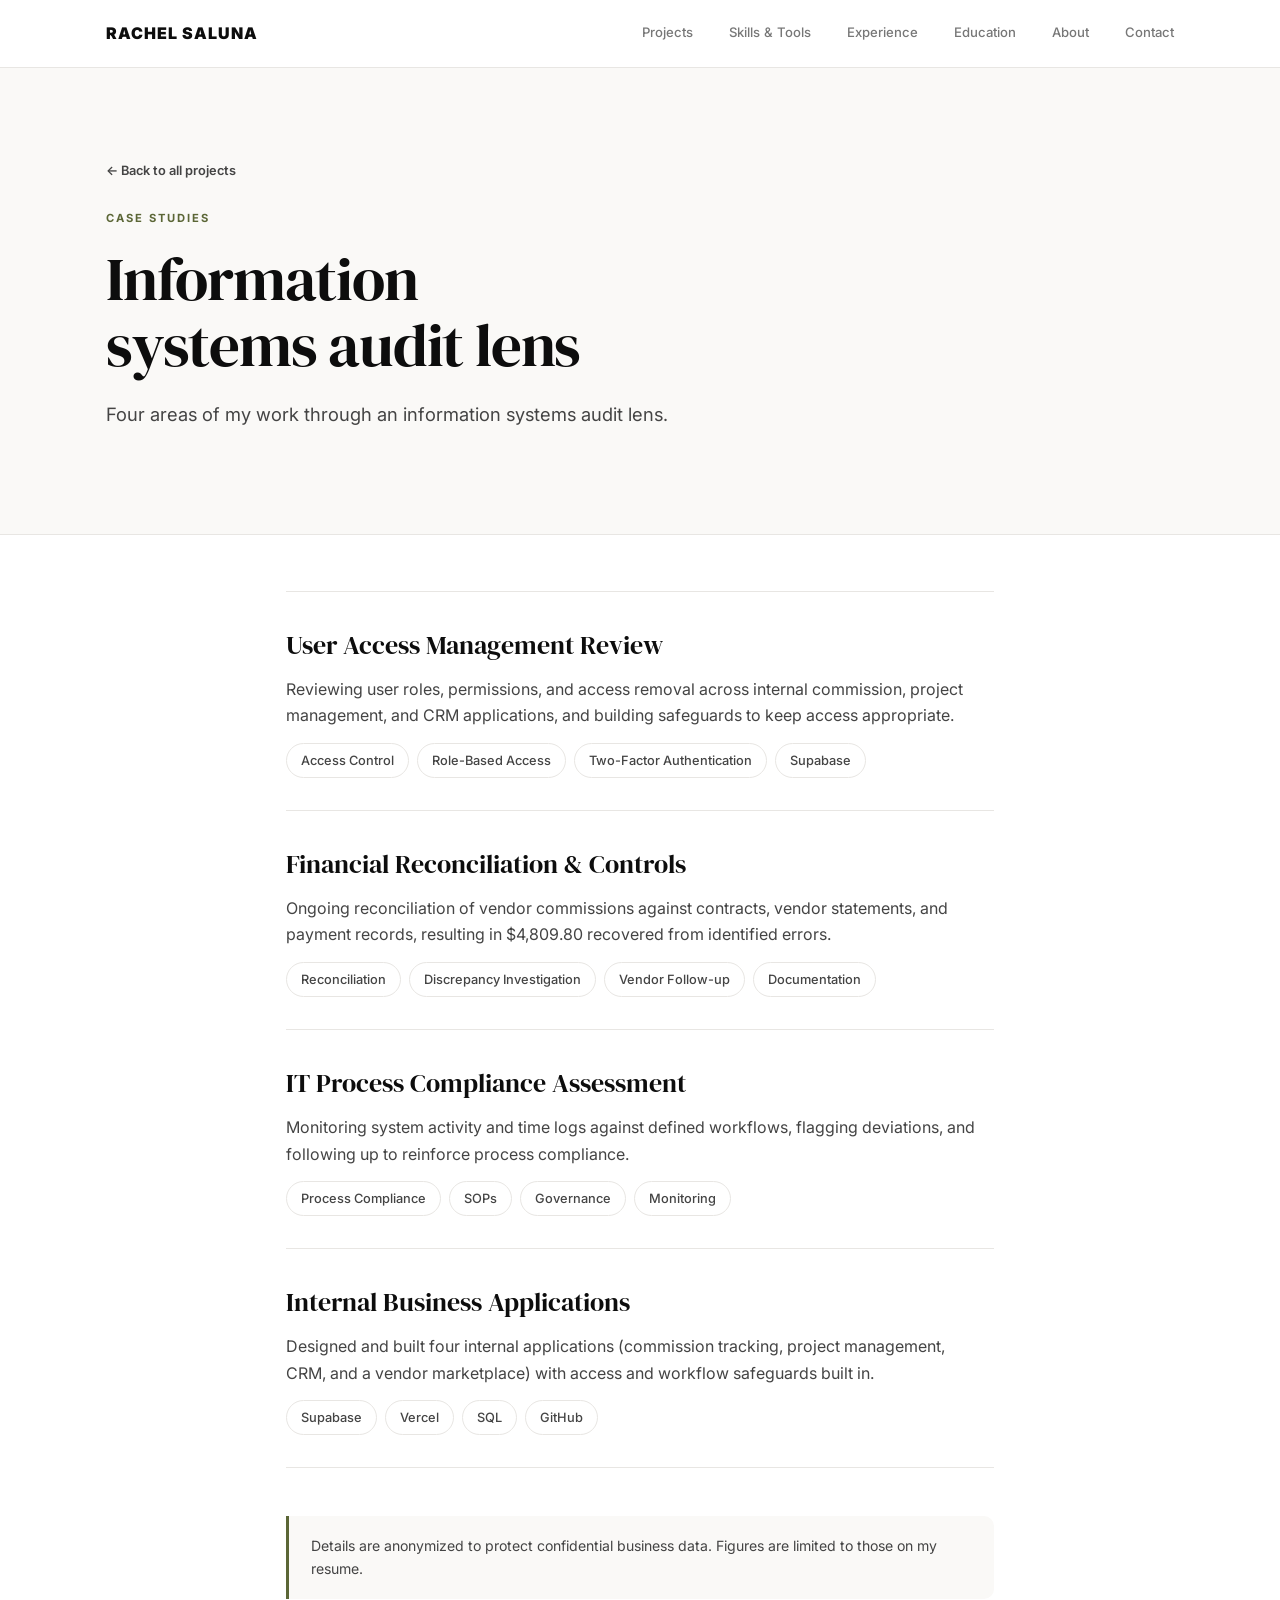
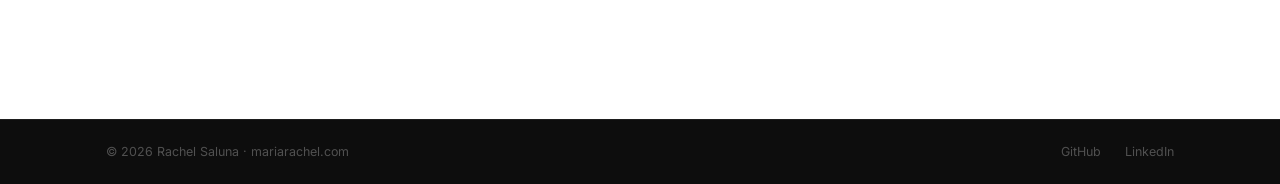
<file: case-studies/index.html>
<!DOCTYPE html>
<html lang="en">
<head>
  <meta charset="UTF-8">
  <meta name="viewport" content="width=device-width, initial-scale=1.0">
  <title>Case Studies — Rachel Saluna</title>
  <meta name="description" content="Four areas of my work through an information systems audit lens.">
  <link rel="canonical" href="https://mariarachel.com/case-studies">
  <meta property="og:type" content="article">
  <meta property="og:title" content="Case Studies — Rachel Saluna">
  <meta property="og:description" content="Four areas of my work through an information systems audit lens.">
  <meta property="og:url" content="https://mariarachel.com/case-studies">
  <link rel="preconnect" href="https://fonts.googleapis.com">
  <link rel="preconnect" href="https://fonts.gstatic.com" crossorigin>
  <link href="https://fonts.googleapis.com/css2?family=Inter:wght@300;400;500;600;700;800;900&family=DM+Serif+Display:ital@0;1&display=swap" rel="stylesheet">
  <link rel="stylesheet" href="../styles.css">
</head>
<body class="cs-page">

  <a class="skip-link" href="#main">Skip to content</a>
  <nav class="nav" id="nav" aria-label="Main">
    <div class="nav-inner">
      <a href="../index.html#home" class="nav-logo">RACHEL SALUNA</a>
      <div class="nav-links" id="navLinks">
        <a href="../index.html#projects" aria-current="page">Projects</a>
        <a href="../index.html#skills">Skills &amp; Tools</a>
        <a href="../index.html#experience">Experience</a>
        <a href="../index.html#education">Education</a>
        <a href="../index.html#about">About</a>
        <a href="../index.html#contact">Contact</a>
      </div>
      <button class="hamburger" id="hamburger" aria-label="Toggle menu" aria-expanded="false">
        <span></span>
        <span></span>
        <span></span>
      </button>
    </div>
    <div class="nav-drawer" id="navDrawer">
      <a href="../index.html#projects" class="drawer-link">Projects</a>
      <a href="../index.html#skills" class="drawer-link">Skills</a>
      <a href="../index.html#experience" class="drawer-link">Experience</a>
      <a href="../index.html#education" class="drawer-link">Education</a>
      <a href="../index.html#about" class="drawer-link">About</a>
      <a href="../index.html#contact" class="drawer-link">Contact</a>
    </div>
  </nav>

  <main id="main">
    <header class="cs-hero">
      <div class="container">
        <a class="cs-crumb" href="../index.html#projects">← Back to all projects</a>
        <p class="label">Case Studies</p>
        <h1 class="cs-title">Information systems audit lens</h1>
        <p class="cs-summary">Four areas of my work through an information systems audit lens.</p>
      </div>
    </header>
    <div class="cs-main">
      <div class="cs-narrow">
        <div class="cs-list">
        <article class="cs-list-item">
          <h2><a href="user-access-management-review.html">User Access Management Review</a></h2>
          <p>Reviewing user roles, permissions, and access removal across internal commission, project management, and CRM applications, and building safeguards to keep access appropriate.</p>
          <ul class="tag-list"><li>Access Control</li><li>Role-Based Access</li><li>Two-Factor Authentication</li><li>Supabase</li></ul>
        </article>
        <article class="cs-list-item">
          <h2><a href="financial-reconciliation-and-controls.html">Financial Reconciliation &amp; Controls</a></h2>
          <p>Ongoing reconciliation of vendor commissions against contracts, vendor statements, and payment records, resulting in $4,809.80 recovered from identified errors.</p>
          <ul class="tag-list"><li>Reconciliation</li><li>Discrepancy Investigation</li><li>Vendor Follow-up</li><li>Documentation</li></ul>
        </article>
        <article class="cs-list-item">
          <h2><a href="it-process-compliance-assessment.html">IT Process Compliance Assessment</a></h2>
          <p>Monitoring system activity and time logs against defined workflows, flagging deviations, and following up to reinforce process compliance.</p>
          <ul class="tag-list"><li>Process Compliance</li><li>SOPs</li><li>Governance</li><li>Monitoring</li></ul>
        </article>
        <article class="cs-list-item">
          <h2><a href="internal-business-applications.html">Internal Business Applications</a></h2>
          <p>Designed and built four internal applications (commission tracking, project management, CRM, and a vendor marketplace) with access and workflow safeguards built in.</p>
          <ul class="tag-list"><li>Supabase</li><li>Vercel</li><li>SQL</li><li>GitHub</li></ul>
        </article>
        </div>
        <p class="cs-note">Details are anonymized to protect confidential business data. Figures are limited to those on my resume.</p>
      </div>
    </div>
  </main>

  <footer class="footer">
    <div class="container">
      <div class="footer-inner">
        <p>© 2026 Rachel Saluna · mariarachel.com</p>
        <div class="footer-links">
          <a href="https://github.com/findingnami" target="_blank" rel="noopener noreferrer">GitHub</a>
          <a href="https://linkedin.com/in/mariarachel" target="_blank" rel="noopener noreferrer">LinkedIn</a>
        </div>
      </div>
    </div>
  </footer>

  <canvas id="bgCanvas" aria-hidden="true"></canvas>
  <script src="../script.js"></script>
</body>
</html>
</file>
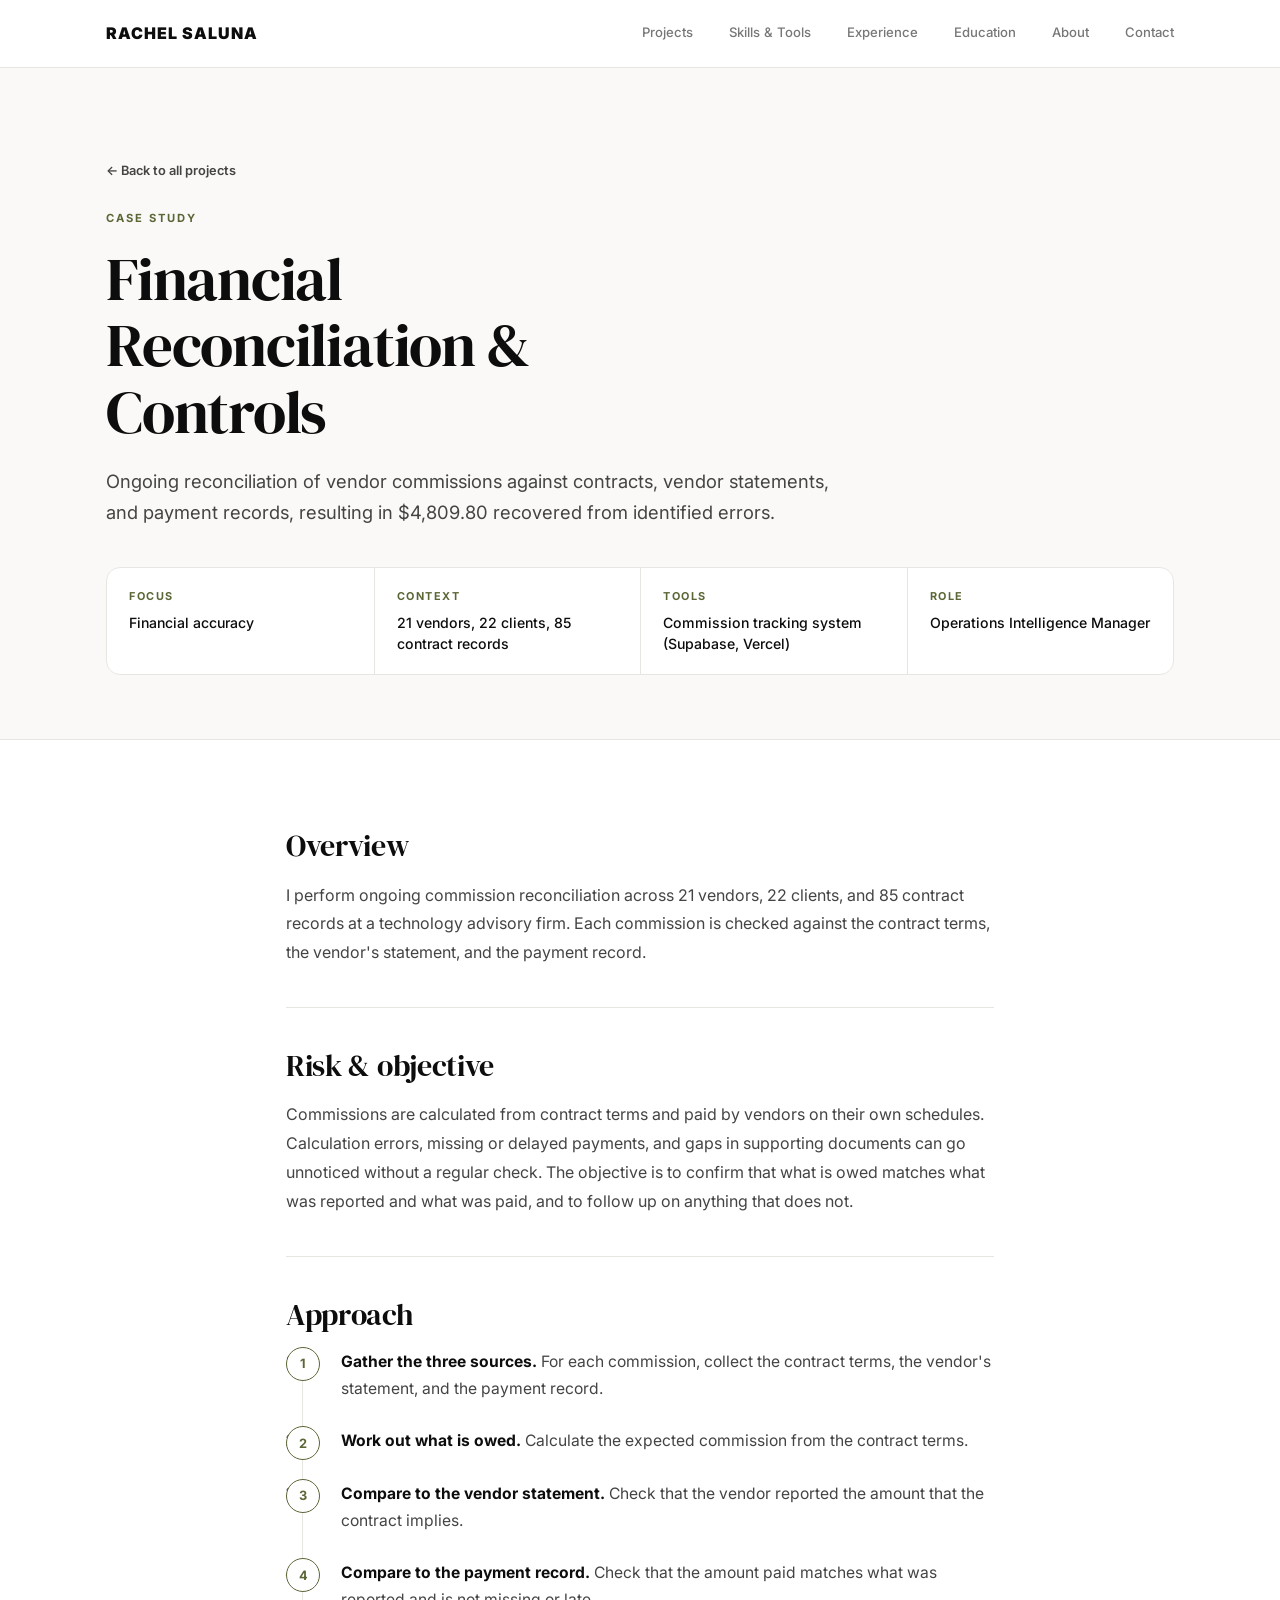
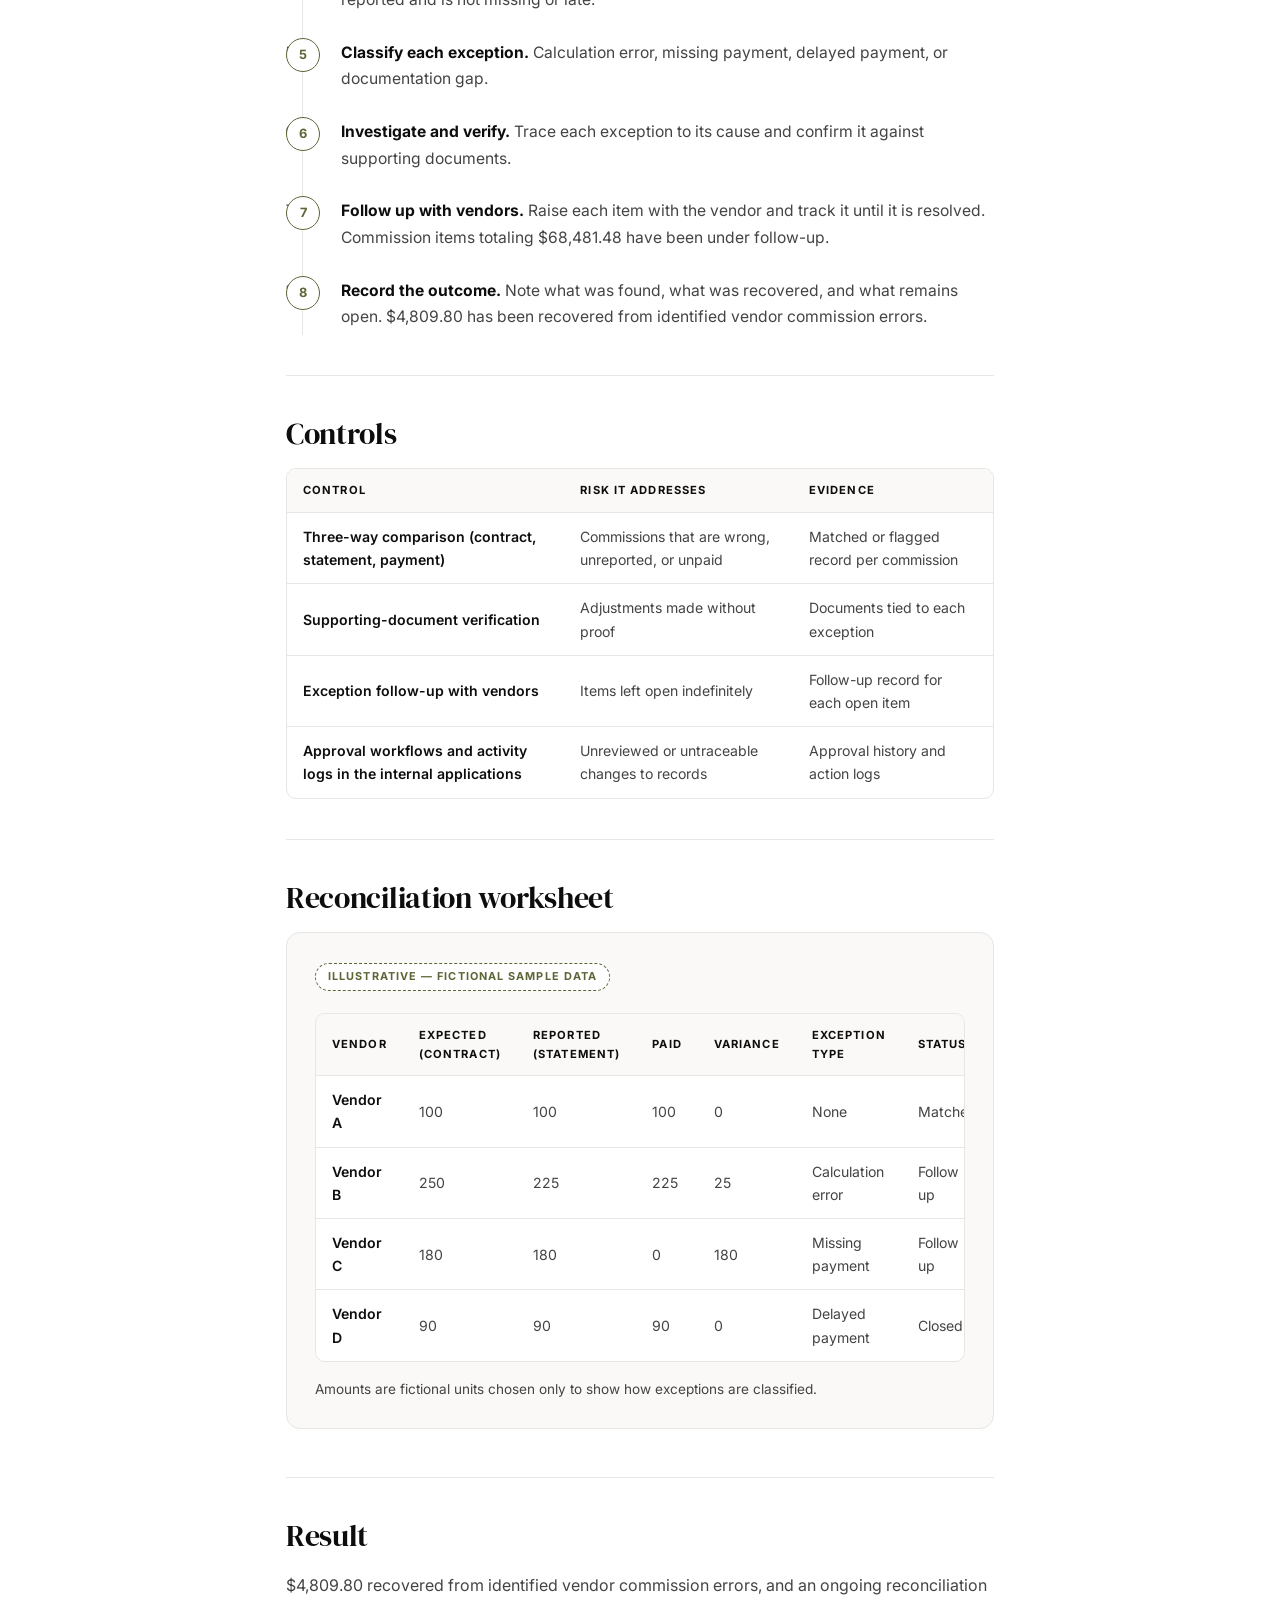
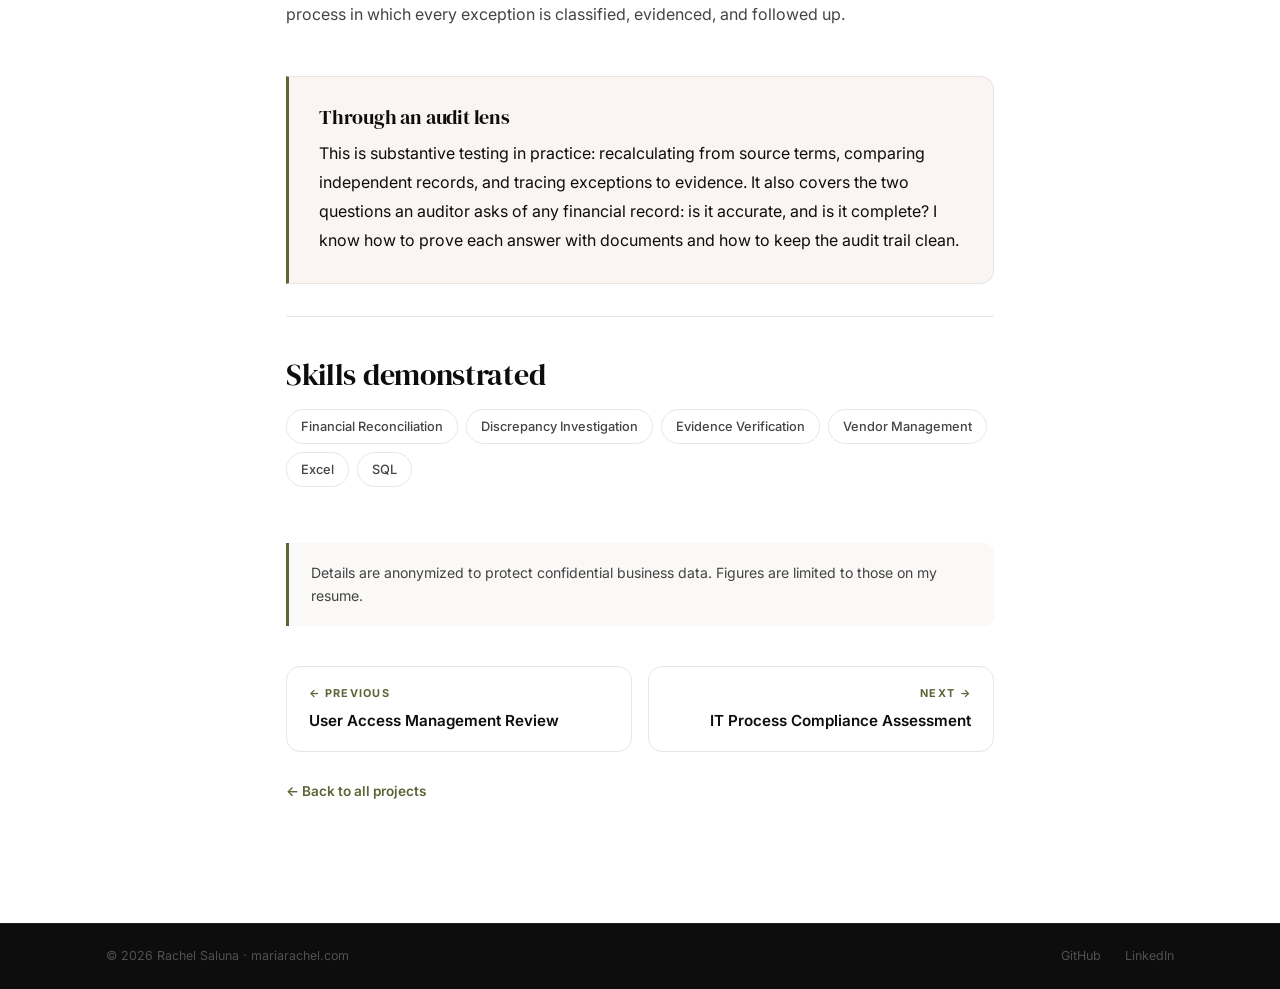
<file: case-studies/financial-reconciliation-and-controls.html>
<!DOCTYPE html>
<html lang="en">
<head>
  <meta charset="UTF-8">
  <meta name="viewport" content="width=device-width, initial-scale=1.0">
  <title>Financial Reconciliation &amp; Controls — Rachel Saluna</title>
  <meta name="description" content="Ongoing reconciliation of vendor commissions against contracts, vendor statements, and payment records, resulting in $4,809.80 recovered from identified errors.">
  <link rel="canonical" href="https://mariarachel.com/case-studies/financial-reconciliation-and-controls">
  <meta property="og:type" content="article">
  <meta property="og:title" content="Financial Reconciliation &amp; Controls — Rachel Saluna">
  <meta property="og:description" content="Ongoing reconciliation of vendor commissions against contracts, vendor statements, and payment records, resulting in $4,809.80 recovered from identified errors.">
  <meta property="og:url" content="https://mariarachel.com/case-studies/financial-reconciliation-and-controls">
  <link rel="preconnect" href="https://fonts.googleapis.com">
  <link rel="preconnect" href="https://fonts.gstatic.com" crossorigin>
  <link href="https://fonts.googleapis.com/css2?family=Inter:wght@300;400;500;600;700;800;900&family=DM+Serif+Display:ital@0;1&display=swap" rel="stylesheet">
  <link rel="stylesheet" href="../styles.css">
</head>
<body class="cs-page">

  <a class="skip-link" href="#main">Skip to content</a>
  <nav class="nav" id="nav" aria-label="Main">
    <div class="nav-inner">
      <a href="../index.html#home" class="nav-logo">RACHEL SALUNA</a>
      <div class="nav-links" id="navLinks">
        <a href="../index.html#projects" aria-current="page">Projects</a>
        <a href="../index.html#skills">Skills &amp; Tools</a>
        <a href="../index.html#experience">Experience</a>
        <a href="../index.html#education">Education</a>
        <a href="../index.html#about">About</a>
        <a href="../index.html#contact">Contact</a>
      </div>
      <button class="hamburger" id="hamburger" aria-label="Toggle menu" aria-expanded="false">
        <span></span>
        <span></span>
        <span></span>
      </button>
    </div>
    <div class="nav-drawer" id="navDrawer">
      <a href="../index.html#projects" class="drawer-link">Projects</a>
      <a href="../index.html#skills" class="drawer-link">Skills</a>
      <a href="../index.html#experience" class="drawer-link">Experience</a>
      <a href="../index.html#education" class="drawer-link">Education</a>
      <a href="../index.html#about" class="drawer-link">About</a>
      <a href="../index.html#contact" class="drawer-link">Contact</a>
    </div>
  </nav>

  <main id="main">
    <header class="cs-hero">
      <div class="container">
        <a class="cs-crumb" href="../index.html#projects">← Back to all projects</a>
        <p class="label">Case Study</p>
        <h1 class="cs-title">Financial Reconciliation &amp; Controls</h1>
        <p class="cs-summary">Ongoing reconciliation of vendor commissions against contracts, vendor statements, and payment records, resulting in $4,809.80 recovered from identified errors.</p>
        <dl class="cs-facts">
          <div class="cs-fact"><dt>Focus</dt><dd>Financial accuracy</dd></div>
          <div class="cs-fact"><dt>Context</dt><dd>21 vendors, 22 clients, 85 contract records</dd></div>
          <div class="cs-fact"><dt>Tools</dt><dd>Commission tracking system (Supabase, Vercel)</dd></div>
          <div class="cs-fact"><dt>Role</dt><dd>Operations Intelligence Manager</dd></div>
        </dl>
      </div>
    </header>

    <div class="cs-main">
      <div class="cs-narrow">

        <section class="cs-section" aria-labelledby="h-overview">
          <h2 id="h-overview">Overview</h2>
          <p>I perform ongoing commission reconciliation across 21 vendors, 22 clients, and 85 contract records at a technology advisory firm. Each commission is checked against the contract terms, the vendor&#x27;s statement, and the payment record.</p>
        </section>

        <section class="cs-section" aria-labelledby="h-risk">
          <h2 id="h-risk">Risk &amp; objective</h2>
          <p>Commissions are calculated from contract terms and paid by vendors on their own schedules. Calculation errors, missing or delayed payments, and gaps in supporting documents can go unnoticed without a regular check. The objective is to confirm that what is owed matches what was reported and what was paid, and to follow up on anything that does not.</p>
        </section>

        <section class="cs-section" aria-labelledby="h-approach">
          <h2 id="h-approach">Approach</h2>
          <ol class="cs-steps">
            <li><strong>Gather the three sources.</strong> For each commission, collect the contract terms, the vendor&#x27;s statement, and the payment record.</li>
            <li><strong>Work out what is owed.</strong> Calculate the expected commission from the contract terms.</li>
            <li><strong>Compare to the vendor statement.</strong> Check that the vendor reported the amount that the contract implies.</li>
            <li><strong>Compare to the payment record.</strong> Check that the amount paid matches what was reported and is not missing or late.</li>
            <li><strong>Classify each exception.</strong> Calculation error, missing payment, delayed payment, or documentation gap.</li>
            <li><strong>Investigate and verify.</strong> Trace each exception to its cause and confirm it against supporting documents.</li>
            <li><strong>Follow up with vendors.</strong> Raise each item with the vendor and track it until it is resolved. Commission items totaling $68,481.48 have been under follow-up.</li>
            <li><strong>Record the outcome.</strong> Note what was found, what was recovered, and what remains open. $4,809.80 has been recovered from identified vendor commission errors.</li>
          </ol>
        </section>

        <section class="cs-section" aria-labelledby="h-controls">
          <h2 id="h-controls">Controls</h2>
          <div class="cs-table-wrap" role="region" aria-label="Controls, the risk each addresses, and the evidence" tabindex="0">
            <table class="cs-table">
              <thead><tr><th scope="col">Control</th><th scope="col">Risk it addresses</th><th scope="col">Evidence</th></tr></thead>
              <tbody>
              <tr><th scope="row">Three-way comparison (contract, statement, payment)</th><td>Commissions that are wrong, unreported, or unpaid</td><td>Matched or flagged record per commission</td></tr>
              <tr><th scope="row">Supporting-document verification</th><td>Adjustments made without proof</td><td>Documents tied to each exception</td></tr>
              <tr><th scope="row">Exception follow-up with vendors</th><td>Items left open indefinitely</td><td>Follow-up record for each open item</td></tr>
              <tr><th scope="row">Approval workflows and activity logs in the internal applications</th><td>Unreviewed or untraceable changes to records</td><td>Approval history and action logs</td></tr>
              </tbody>
            </table>
          </div>
        </section>

        <section class="cs-section" aria-labelledby="h-art">
          <h2 id="h-art">Reconciliation worksheet</h2>
          <figure class="cs-figure">
            <span class="cs-illus">Illustrative — fictional sample data</span>
          <div class="cs-table-wrap" role="region" aria-label="Illustrative reconciliation worksheet" tabindex="0">
            <table class="cs-table">
              <thead><tr><th scope="col">Vendor</th><th scope="col">Expected (contract)</th><th scope="col">Reported (statement)</th><th scope="col">Paid</th><th scope="col">Variance</th><th scope="col">Exception type</th><th scope="col">Status</th></tr></thead>
              <tbody>
              <tr><th scope="row">Vendor A</th><td>100</td><td>100</td><td>100</td><td>0</td><td>None</td><td>Matched</td></tr>
              <tr><th scope="row">Vendor B</th><td>250</td><td>225</td><td>225</td><td>25</td><td>Calculation error</td><td>Follow up</td></tr>
              <tr><th scope="row">Vendor C</th><td>180</td><td>180</td><td>0</td><td>180</td><td>Missing payment</td><td>Follow up</td></tr>
              <tr><th scope="row">Vendor D</th><td>90</td><td>90</td><td>90</td><td>0</td><td>Delayed payment</td><td>Closed</td></tr>
              </tbody>
            </table>
          </div>
            <figcaption>Amounts are fictional units chosen only to show how exceptions are classified.</figcaption>
          </figure>
        </section>

        <section class="cs-section" aria-labelledby="h-result">
          <h2 id="h-result">Result</h2>
          <p>$4,809.80 recovered from identified vendor commission errors, and an ongoing reconciliation process in which every exception is classified, evidenced, and followed up.</p>
        </section>

        <section class="cs-section cs-lens" aria-labelledby="h-lens">
          <h2 id="h-lens">Through an audit lens</h2>
          <p>This is substantive testing in practice: recalculating from source terms, comparing independent records, and tracing exceptions to evidence. It also covers the two questions an auditor asks of any financial record: is it accurate, and is it complete? I know how to prove each answer with documents and how to keep the audit trail clean.</p>
        </section>

        <section class="cs-section" aria-labelledby="h-skills">
          <h2 id="h-skills">Skills demonstrated</h2>
          <ul class="tag-list">
            <li>Financial Reconciliation</li>
            <li>Discrepancy Investigation</li>
            <li>Evidence Verification</li>
            <li>Vendor Management</li>
            <li>Excel</li>
            <li>SQL</li>
          </ul>
        </section>

        <p class="cs-note">Details are anonymized to protect confidential business data. Figures are limited to those on my resume.</p>

        <nav class="cs-pager" aria-label="Case studies">
          <a class="cs-prev" href="user-access-management-review.html" rel="prev"><small>← Previous</small><span>User Access Management Review</span></a>
          <a class="cs-next" href="it-process-compliance-assessment.html" rel="next"><small>Next →</small><span>IT Process Compliance Assessment</span></a>
        </nav>
        <a class="cs-back" href="../index.html#projects">← Back to all projects</a>

      </div>
    </div>
  </main>

  <footer class="footer">
    <div class="container">
      <div class="footer-inner">
        <p>© 2026 Rachel Saluna · mariarachel.com</p>
        <div class="footer-links">
          <a href="https://github.com/findingnami" target="_blank" rel="noopener noreferrer">GitHub</a>
          <a href="https://linkedin.com/in/mariarachel" target="_blank" rel="noopener noreferrer">LinkedIn</a>
        </div>
      </div>
    </div>
  </footer>

  <canvas id="bgCanvas" aria-hidden="true"></canvas>
  <script src="../script.js"></script>
</body>
</html>
</file>
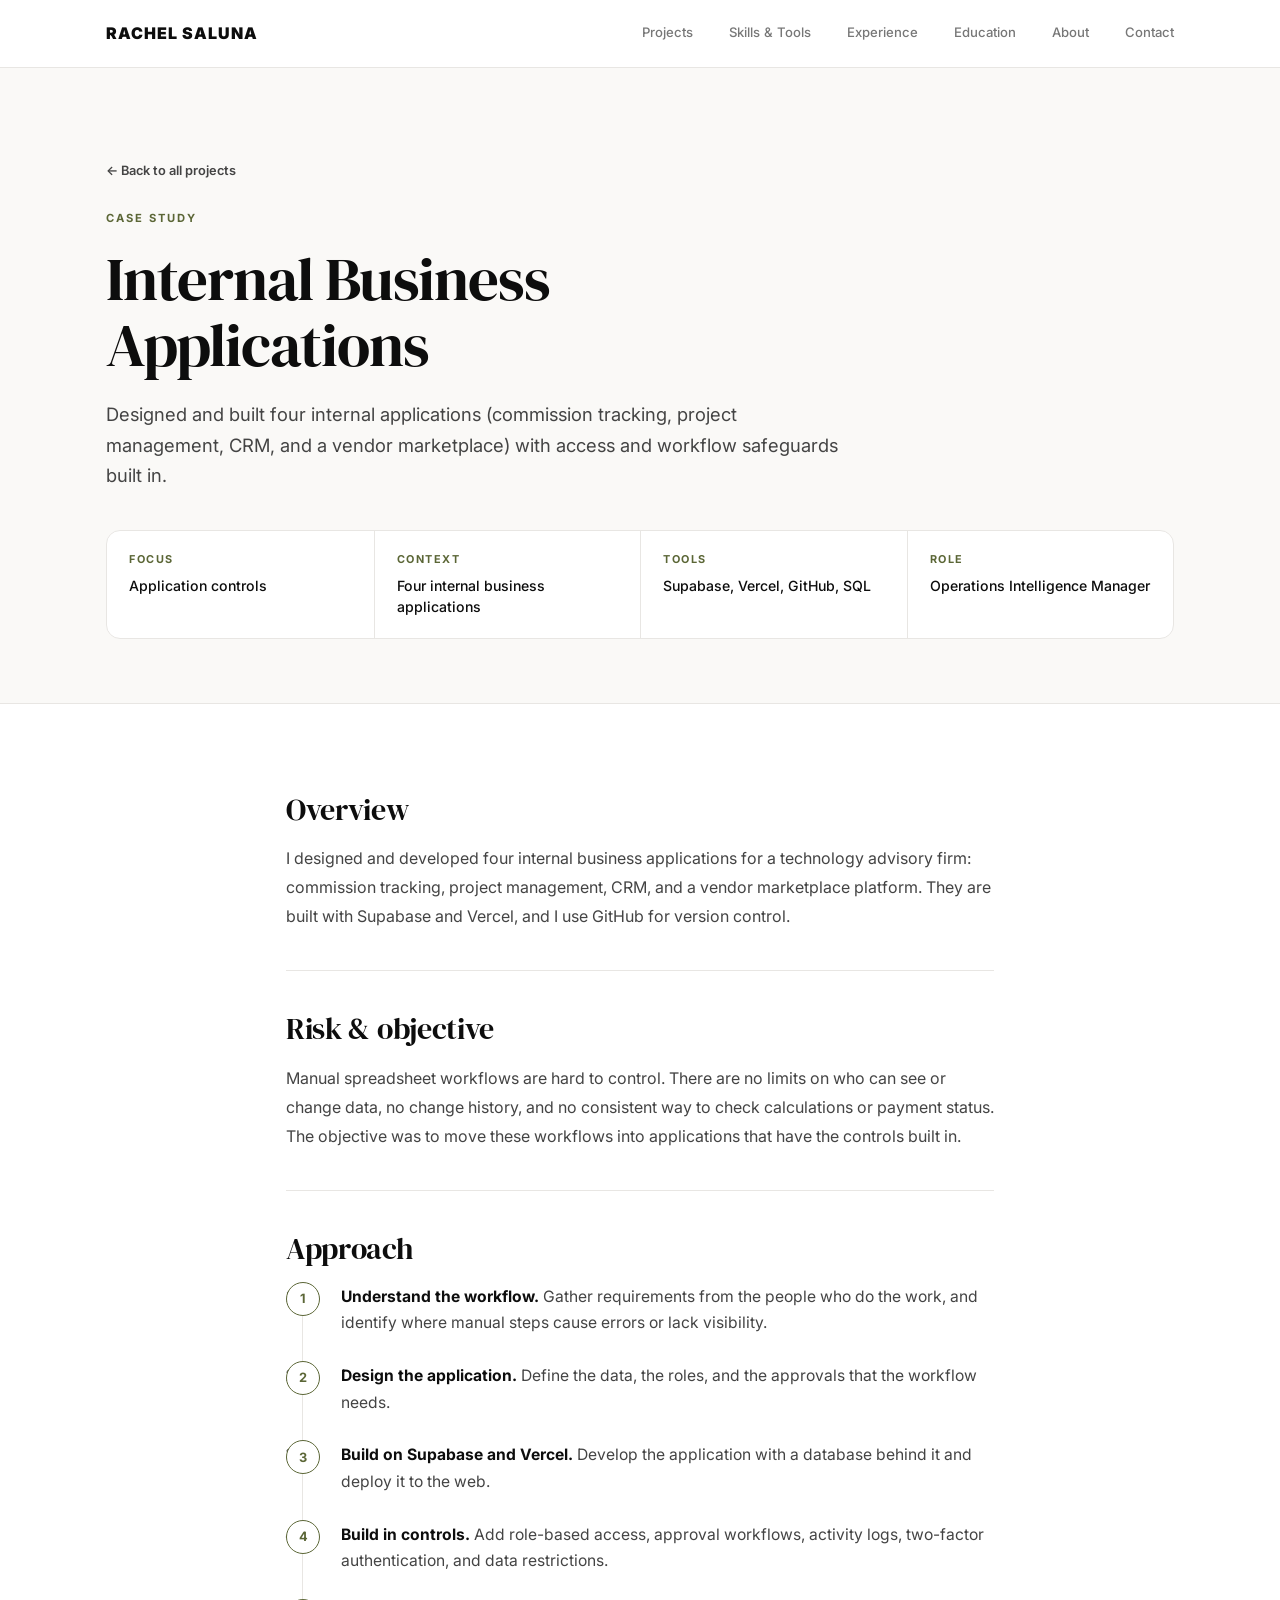
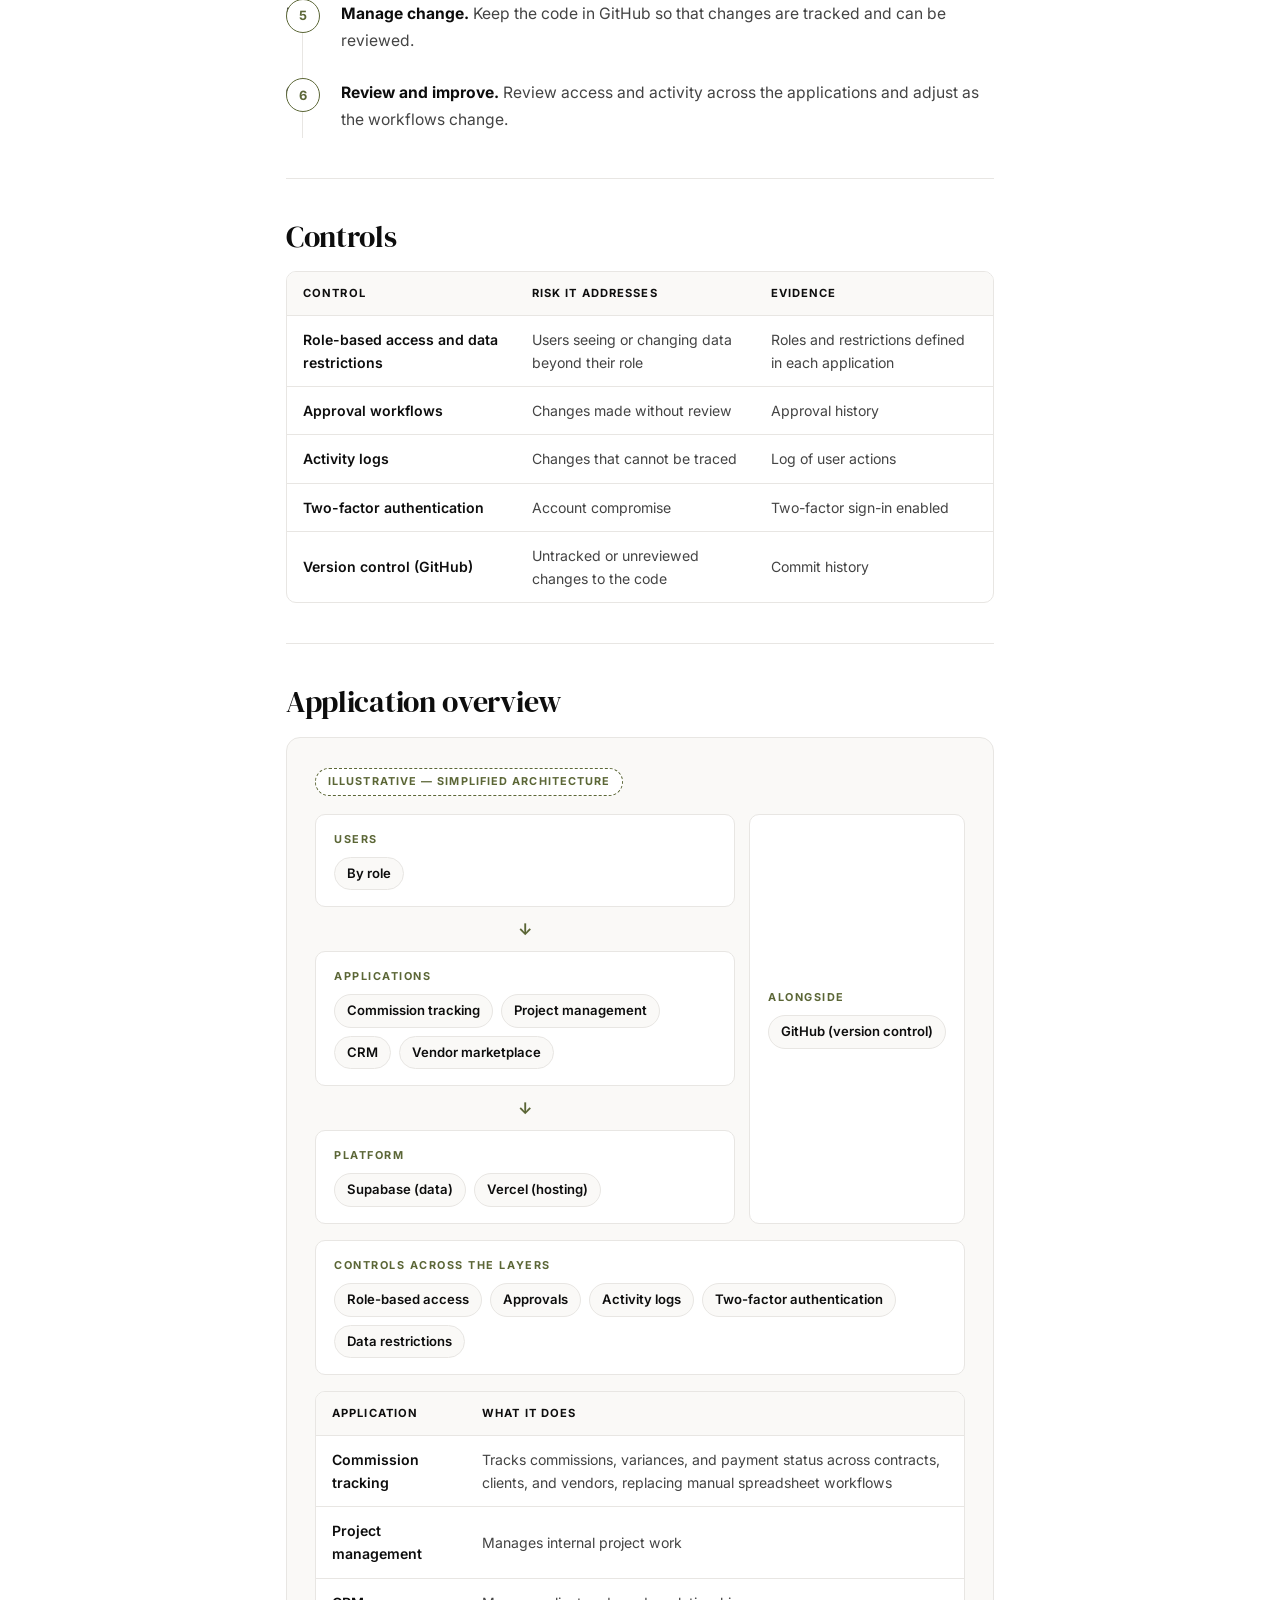
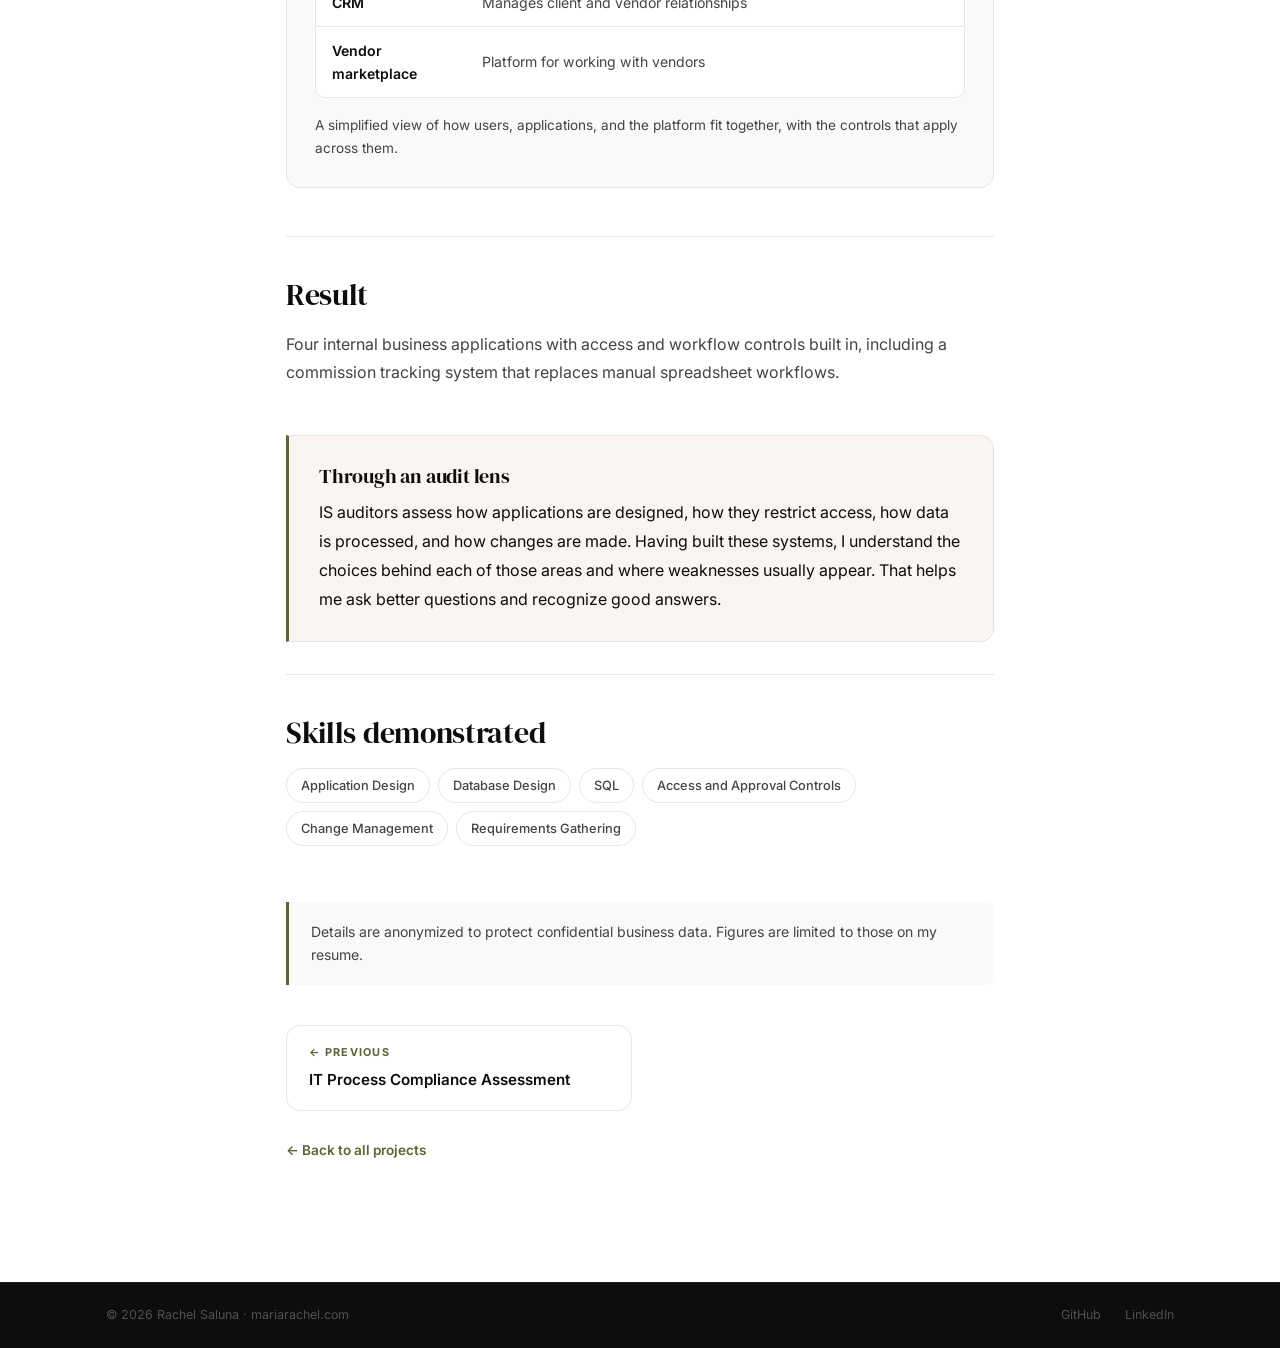
<file: case-studies/internal-business-applications.html>
<!DOCTYPE html>
<html lang="en">
<head>
  <meta charset="UTF-8">
  <meta name="viewport" content="width=device-width, initial-scale=1.0">
  <title>Internal Business Applications — Rachel Saluna</title>
  <meta name="description" content="Designed and built four internal applications (commission tracking, project management, CRM, and a vendor marketplace) with access and workflow safeguards built in.">
  <link rel="canonical" href="https://mariarachel.com/case-studies/internal-business-applications">
  <meta property="og:type" content="article">
  <meta property="og:title" content="Internal Business Applications — Rachel Saluna">
  <meta property="og:description" content="Designed and built four internal applications (commission tracking, project management, CRM, and a vendor marketplace) with access and workflow safeguards built in.">
  <meta property="og:url" content="https://mariarachel.com/case-studies/internal-business-applications">
  <link rel="preconnect" href="https://fonts.googleapis.com">
  <link rel="preconnect" href="https://fonts.gstatic.com" crossorigin>
  <link href="https://fonts.googleapis.com/css2?family=Inter:wght@300;400;500;600;700;800;900&family=DM+Serif+Display:ital@0;1&display=swap" rel="stylesheet">
  <link rel="stylesheet" href="../styles.css">
</head>
<body class="cs-page">

  <a class="skip-link" href="#main">Skip to content</a>
  <nav class="nav" id="nav" aria-label="Main">
    <div class="nav-inner">
      <a href="../index.html#home" class="nav-logo">RACHEL SALUNA</a>
      <div class="nav-links" id="navLinks">
        <a href="../index.html#projects" aria-current="page">Projects</a>
        <a href="../index.html#skills">Skills &amp; Tools</a>
        <a href="../index.html#experience">Experience</a>
        <a href="../index.html#education">Education</a>
        <a href="../index.html#about">About</a>
        <a href="../index.html#contact">Contact</a>
      </div>
      <button class="hamburger" id="hamburger" aria-label="Toggle menu" aria-expanded="false">
        <span></span>
        <span></span>
        <span></span>
      </button>
    </div>
    <div class="nav-drawer" id="navDrawer">
      <a href="../index.html#projects" class="drawer-link">Projects</a>
      <a href="../index.html#skills" class="drawer-link">Skills</a>
      <a href="../index.html#experience" class="drawer-link">Experience</a>
      <a href="../index.html#education" class="drawer-link">Education</a>
      <a href="../index.html#about" class="drawer-link">About</a>
      <a href="../index.html#contact" class="drawer-link">Contact</a>
    </div>
  </nav>

  <main id="main">
    <header class="cs-hero">
      <div class="container">
        <a class="cs-crumb" href="../index.html#projects">← Back to all projects</a>
        <p class="label">Case Study</p>
        <h1 class="cs-title">Internal Business Applications</h1>
        <p class="cs-summary">Designed and built four internal applications (commission tracking, project management, CRM, and a vendor marketplace) with access and workflow safeguards built in.</p>
        <dl class="cs-facts">
          <div class="cs-fact"><dt>Focus</dt><dd>Application controls</dd></div>
          <div class="cs-fact"><dt>Context</dt><dd>Four internal business applications</dd></div>
          <div class="cs-fact"><dt>Tools</dt><dd>Supabase, Vercel, GitHub, SQL</dd></div>
          <div class="cs-fact"><dt>Role</dt><dd>Operations Intelligence Manager</dd></div>
        </dl>
      </div>
    </header>

    <div class="cs-main">
      <div class="cs-narrow">

        <section class="cs-section" aria-labelledby="h-overview">
          <h2 id="h-overview">Overview</h2>
          <p>I designed and developed four internal business applications for a technology advisory firm: commission tracking, project management, CRM, and a vendor marketplace platform. They are built with Supabase and Vercel, and I use GitHub for version control.</p>
        </section>

        <section class="cs-section" aria-labelledby="h-risk">
          <h2 id="h-risk">Risk &amp; objective</h2>
          <p>Manual spreadsheet workflows are hard to control. There are no limits on who can see or change data, no change history, and no consistent way to check calculations or payment status. The objective was to move these workflows into applications that have the controls built in.</p>
        </section>

        <section class="cs-section" aria-labelledby="h-approach">
          <h2 id="h-approach">Approach</h2>
          <ol class="cs-steps">
            <li><strong>Understand the workflow.</strong> Gather requirements from the people who do the work, and identify where manual steps cause errors or lack visibility.</li>
            <li><strong>Design the application.</strong> Define the data, the roles, and the approvals that the workflow needs.</li>
            <li><strong>Build on Supabase and Vercel.</strong> Develop the application with a database behind it and deploy it to the web.</li>
            <li><strong>Build in controls.</strong> Add role-based access, approval workflows, activity logs, two-factor authentication, and data restrictions.</li>
            <li><strong>Manage change.</strong> Keep the code in GitHub so that changes are tracked and can be reviewed.</li>
            <li><strong>Review and improve.</strong> Review access and activity across the applications and adjust as the workflows change.</li>
          </ol>
        </section>

        <section class="cs-section" aria-labelledby="h-controls">
          <h2 id="h-controls">Controls</h2>
          <div class="cs-table-wrap" role="region" aria-label="Controls, the risk each addresses, and the evidence" tabindex="0">
            <table class="cs-table">
              <thead><tr><th scope="col">Control</th><th scope="col">Risk it addresses</th><th scope="col">Evidence</th></tr></thead>
              <tbody>
              <tr><th scope="row">Role-based access and data restrictions</th><td>Users seeing or changing data beyond their role</td><td>Roles and restrictions defined in each application</td></tr>
              <tr><th scope="row">Approval workflows</th><td>Changes made without review</td><td>Approval history</td></tr>
              <tr><th scope="row">Activity logs</th><td>Changes that cannot be traced</td><td>Log of user actions</td></tr>
              <tr><th scope="row">Two-factor authentication</th><td>Account compromise</td><td>Two-factor sign-in enabled</td></tr>
              <tr><th scope="row">Version control (GitHub)</th><td>Untracked or unreviewed changes to the code</td><td>Commit history</td></tr>
              </tbody>
            </table>
          </div>
        </section>

        <section class="cs-section" aria-labelledby="h-art">
          <h2 id="h-art">Application overview</h2>
          <figure class="cs-figure">
            <span class="cs-illus">Illustrative — simplified architecture</span>
          <div class="cs-arch" role="group" aria-label="Illustrative layered architecture: users by role, four applications, Supabase and Vercel, with GitHub alongside">
            <div class="cs-arch-stack">
              <div class="cs-layer"><h3>Users</h3><ul><li>By role</li></ul></div>
              <div class="cs-down" aria-hidden="true">↓</div>
              <div class="cs-layer"><h3>Applications</h3><ul><li>Commission tracking</li><li>Project management</li><li>CRM</li><li>Vendor marketplace</li></ul></div>
              <div class="cs-down" aria-hidden="true">↓</div>
              <div class="cs-layer"><h3>Platform</h3><ul><li>Supabase (data)</li><li>Vercel (hosting)</li></ul></div>
            </div>
            <div class="cs-layer cs-layer--side"><h3>Alongside</h3><ul><li>GitHub (version control)</li></ul></div>
          </div>
          <div class="cs-layer cs-layer--controls"><h3>Controls across the layers</h3><ul><li>Role-based access</li><li>Approvals</li><li>Activity logs</li><li>Two-factor authentication</li><li>Data restrictions</li></ul></div>
          <div class="cs-table-wrap" role="region" aria-label="Illustrative applications table" tabindex="0">
            <table class="cs-table">
              <thead><tr><th scope="col">Application</th><th scope="col">What it does</th></tr></thead>
              <tbody>
              <tr><th scope="row">Commission tracking</th><td>Tracks commissions, variances, and payment status across contracts, clients, and vendors, replacing manual spreadsheet workflows</td></tr>
              <tr><th scope="row">Project management</th><td>Manages internal project work</td></tr>
              <tr><th scope="row">CRM</th><td>Manages client and vendor relationships</td></tr>
              <tr><th scope="row">Vendor marketplace</th><td>Platform for working with vendors</td></tr>
              </tbody>
            </table>
          </div>
            <figcaption>A simplified view of how users, applications, and the platform fit together, with the controls that apply across them.</figcaption>
          </figure>
        </section>

        <section class="cs-section" aria-labelledby="h-result">
          <h2 id="h-result">Result</h2>
          <p>Four internal business applications with access and workflow controls built in, including a commission tracking system that replaces manual spreadsheet workflows.</p>
        </section>

        <section class="cs-section cs-lens" aria-labelledby="h-lens">
          <h2 id="h-lens">Through an audit lens</h2>
          <p>IS auditors assess how applications are designed, how they restrict access, how data is processed, and how changes are made. Having built these systems, I understand the choices behind each of those areas and where weaknesses usually appear. That helps me ask better questions and recognize good answers.</p>
        </section>

        <section class="cs-section" aria-labelledby="h-skills">
          <h2 id="h-skills">Skills demonstrated</h2>
          <ul class="tag-list">
            <li>Application Design</li>
            <li>Database Design</li>
            <li>SQL</li>
            <li>Access and Approval Controls</li>
            <li>Change Management</li>
            <li>Requirements Gathering</li>
          </ul>
        </section>

        <p class="cs-note">Details are anonymized to protect confidential business data. Figures are limited to those on my resume.</p>

        <nav class="cs-pager" aria-label="Case studies">
          <a class="cs-prev" href="it-process-compliance-assessment.html" rel="prev"><small>← Previous</small><span>IT Process Compliance Assessment</span></a>
        </nav>
        <a class="cs-back" href="../index.html#projects">← Back to all projects</a>

      </div>
    </div>
  </main>

  <footer class="footer">
    <div class="container">
      <div class="footer-inner">
        <p>© 2026 Rachel Saluna · mariarachel.com</p>
        <div class="footer-links">
          <a href="https://github.com/findingnami" target="_blank" rel="noopener noreferrer">GitHub</a>
          <a href="https://linkedin.com/in/mariarachel" target="_blank" rel="noopener noreferrer">LinkedIn</a>
        </div>
      </div>
    </div>
  </footer>

  <canvas id="bgCanvas" aria-hidden="true"></canvas>
  <script src="../script.js"></script>
</body>
</html>
</file>
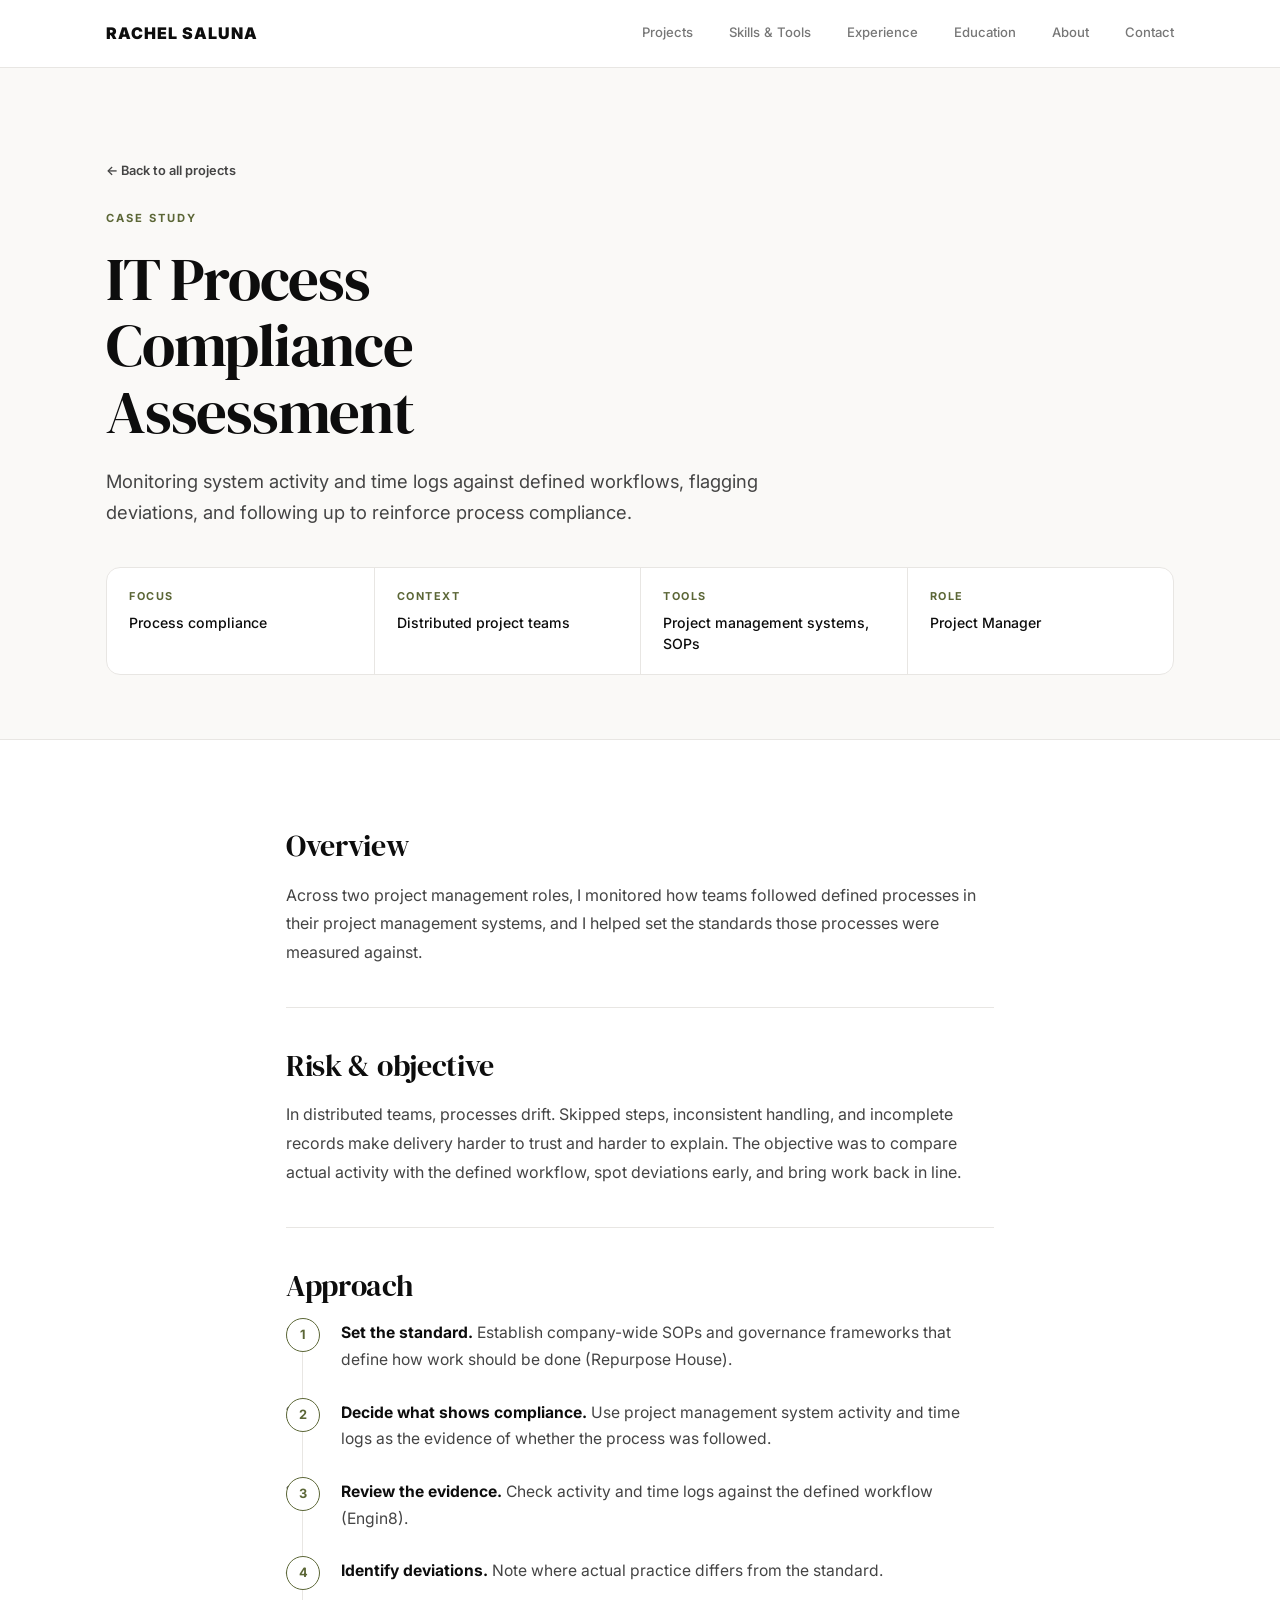
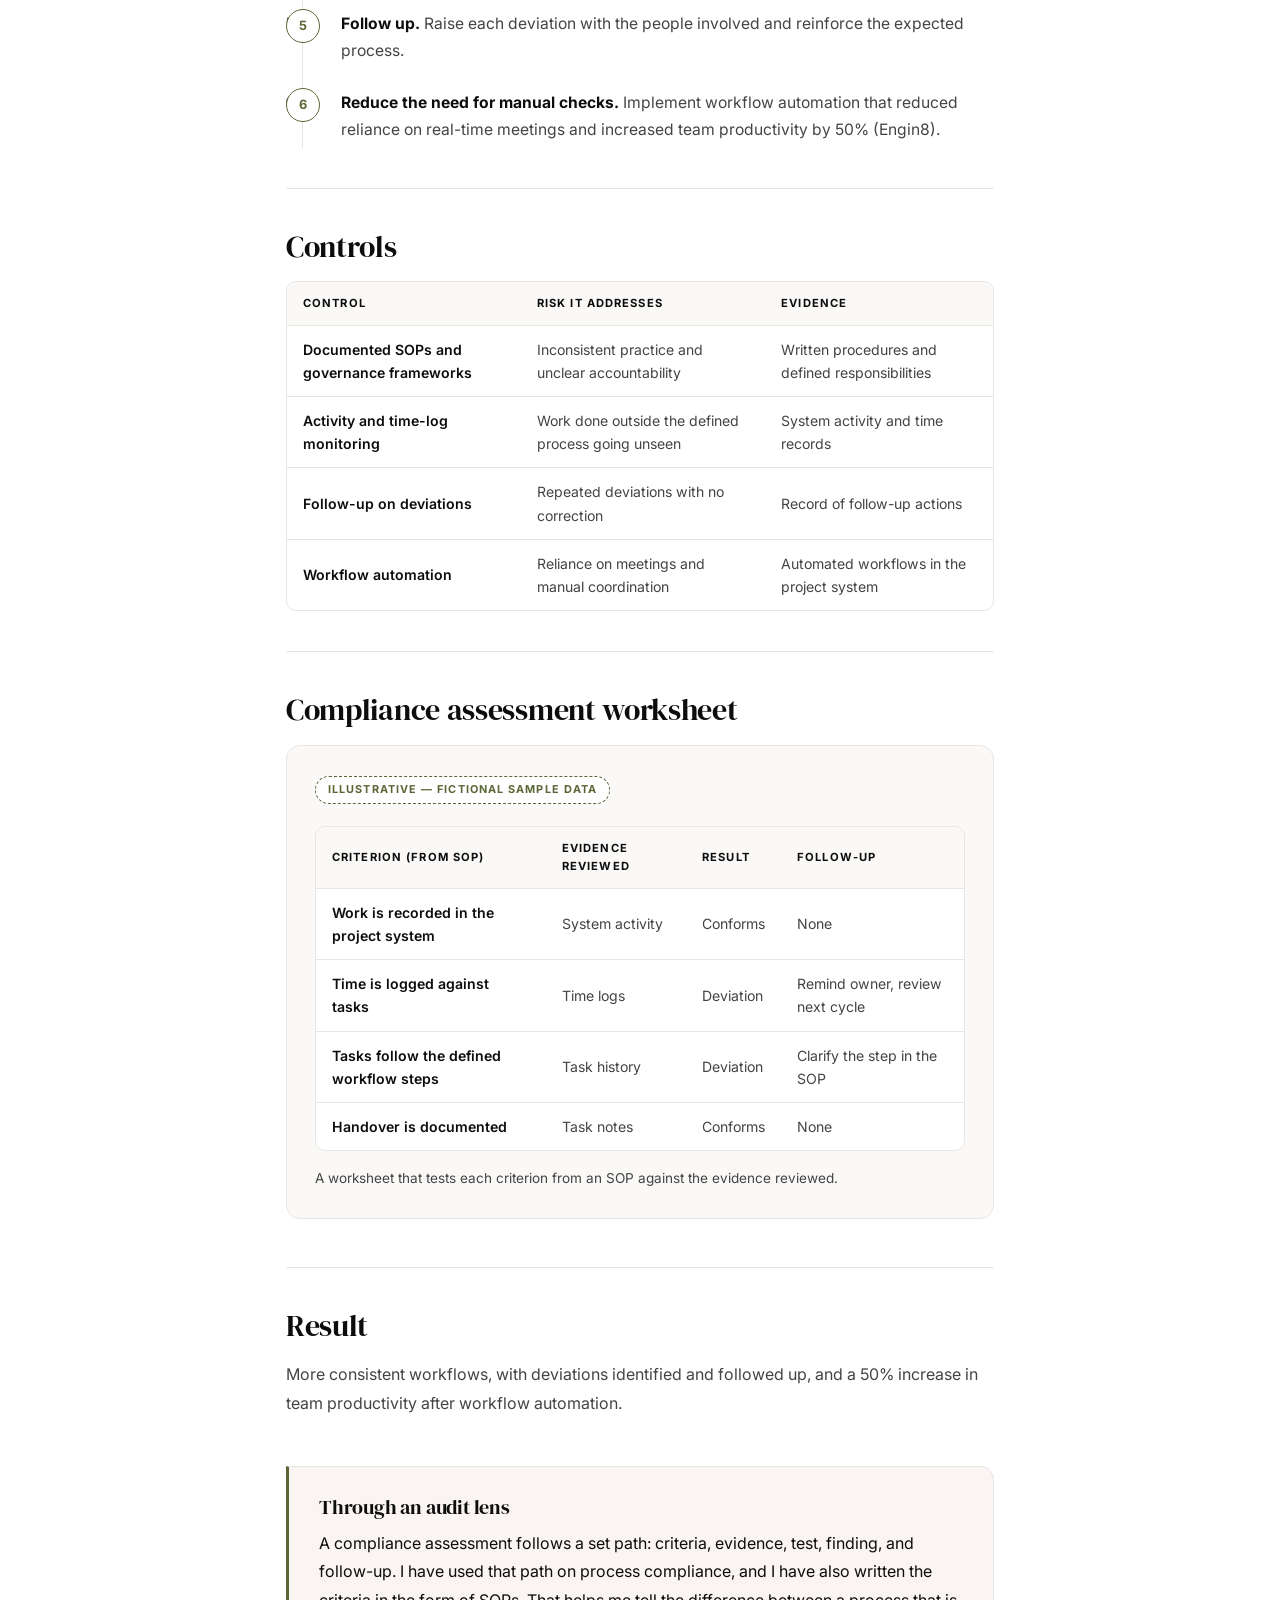
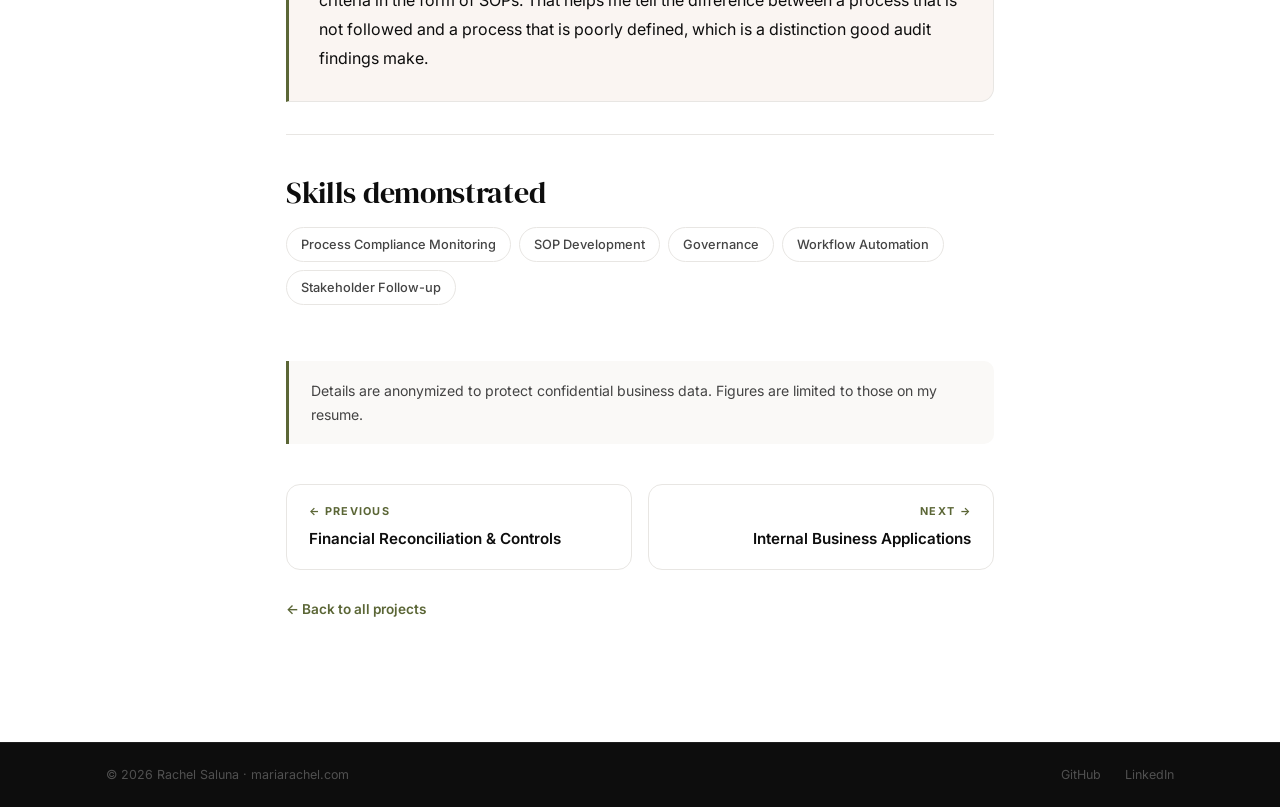
<file: case-studies/it-process-compliance-assessment.html>
<!DOCTYPE html>
<html lang="en">
<head>
  <meta charset="UTF-8">
  <meta name="viewport" content="width=device-width, initial-scale=1.0">
  <title>IT Process Compliance Assessment — Rachel Saluna</title>
  <meta name="description" content="Monitoring system activity and time logs against defined workflows, flagging deviations, and following up to reinforce process compliance.">
  <link rel="canonical" href="https://mariarachel.com/case-studies/it-process-compliance-assessment">
  <meta property="og:type" content="article">
  <meta property="og:title" content="IT Process Compliance Assessment — Rachel Saluna">
  <meta property="og:description" content="Monitoring system activity and time logs against defined workflows, flagging deviations, and following up to reinforce process compliance.">
  <meta property="og:url" content="https://mariarachel.com/case-studies/it-process-compliance-assessment">
  <link rel="preconnect" href="https://fonts.googleapis.com">
  <link rel="preconnect" href="https://fonts.gstatic.com" crossorigin>
  <link href="https://fonts.googleapis.com/css2?family=Inter:wght@300;400;500;600;700;800;900&family=DM+Serif+Display:ital@0;1&display=swap" rel="stylesheet">
  <link rel="stylesheet" href="../styles.css">
</head>
<body class="cs-page">

  <a class="skip-link" href="#main">Skip to content</a>
  <nav class="nav" id="nav" aria-label="Main">
    <div class="nav-inner">
      <a href="../index.html#home" class="nav-logo">RACHEL SALUNA</a>
      <div class="nav-links" id="navLinks">
        <a href="../index.html#projects" aria-current="page">Projects</a>
        <a href="../index.html#skills">Skills &amp; Tools</a>
        <a href="../index.html#experience">Experience</a>
        <a href="../index.html#education">Education</a>
        <a href="../index.html#about">About</a>
        <a href="../index.html#contact">Contact</a>
      </div>
      <button class="hamburger" id="hamburger" aria-label="Toggle menu" aria-expanded="false">
        <span></span>
        <span></span>
        <span></span>
      </button>
    </div>
    <div class="nav-drawer" id="navDrawer">
      <a href="../index.html#projects" class="drawer-link">Projects</a>
      <a href="../index.html#skills" class="drawer-link">Skills</a>
      <a href="../index.html#experience" class="drawer-link">Experience</a>
      <a href="../index.html#education" class="drawer-link">Education</a>
      <a href="../index.html#about" class="drawer-link">About</a>
      <a href="../index.html#contact" class="drawer-link">Contact</a>
    </div>
  </nav>

  <main id="main">
    <header class="cs-hero">
      <div class="container">
        <a class="cs-crumb" href="../index.html#projects">← Back to all projects</a>
        <p class="label">Case Study</p>
        <h1 class="cs-title">IT Process Compliance Assessment</h1>
        <p class="cs-summary">Monitoring system activity and time logs against defined workflows, flagging deviations, and following up to reinforce process compliance.</p>
        <dl class="cs-facts">
          <div class="cs-fact"><dt>Focus</dt><dd>Process compliance</dd></div>
          <div class="cs-fact"><dt>Context</dt><dd>Distributed project teams</dd></div>
          <div class="cs-fact"><dt>Tools</dt><dd>Project management systems, SOPs</dd></div>
          <div class="cs-fact"><dt>Role</dt><dd>Project Manager</dd></div>
        </dl>
      </div>
    </header>

    <div class="cs-main">
      <div class="cs-narrow">

        <section class="cs-section" aria-labelledby="h-overview">
          <h2 id="h-overview">Overview</h2>
          <p>Across two project management roles, I monitored how teams followed defined processes in their project management systems, and I helped set the standards those processes were measured against.</p>
        </section>

        <section class="cs-section" aria-labelledby="h-risk">
          <h2 id="h-risk">Risk &amp; objective</h2>
          <p>In distributed teams, processes drift. Skipped steps, inconsistent handling, and incomplete records make delivery harder to trust and harder to explain. The objective was to compare actual activity with the defined workflow, spot deviations early, and bring work back in line.</p>
        </section>

        <section class="cs-section" aria-labelledby="h-approach">
          <h2 id="h-approach">Approach</h2>
          <ol class="cs-steps">
            <li><strong>Set the standard.</strong> Establish company-wide SOPs and governance frameworks that define how work should be done (Repurpose House).</li>
            <li><strong>Decide what shows compliance.</strong> Use project management system activity and time logs as the evidence of whether the process was followed.</li>
            <li><strong>Review the evidence.</strong> Check activity and time logs against the defined workflow (Engin8).</li>
            <li><strong>Identify deviations.</strong> Note where actual practice differs from the standard.</li>
            <li><strong>Follow up.</strong> Raise each deviation with the people involved and reinforce the expected process.</li>
            <li><strong>Reduce the need for manual checks.</strong> Implement workflow automation that reduced reliance on real-time meetings and increased team productivity by 50% (Engin8).</li>
          </ol>
        </section>

        <section class="cs-section" aria-labelledby="h-controls">
          <h2 id="h-controls">Controls</h2>
          <div class="cs-table-wrap" role="region" aria-label="Controls, the risk each addresses, and the evidence" tabindex="0">
            <table class="cs-table">
              <thead><tr><th scope="col">Control</th><th scope="col">Risk it addresses</th><th scope="col">Evidence</th></tr></thead>
              <tbody>
              <tr><th scope="row">Documented SOPs and governance frameworks</th><td>Inconsistent practice and unclear accountability</td><td>Written procedures and defined responsibilities</td></tr>
              <tr><th scope="row">Activity and time-log monitoring</th><td>Work done outside the defined process going unseen</td><td>System activity and time records</td></tr>
              <tr><th scope="row">Follow-up on deviations</th><td>Repeated deviations with no correction</td><td>Record of follow-up actions</td></tr>
              <tr><th scope="row">Workflow automation</th><td>Reliance on meetings and manual coordination</td><td>Automated workflows in the project system</td></tr>
              </tbody>
            </table>
          </div>
        </section>

        <section class="cs-section" aria-labelledby="h-art">
          <h2 id="h-art">Compliance assessment worksheet</h2>
          <figure class="cs-figure">
            <span class="cs-illus">Illustrative — fictional sample data</span>
          <div class="cs-table-wrap" role="region" aria-label="Illustrative compliance assessment worksheet" tabindex="0">
            <table class="cs-table">
              <thead><tr><th scope="col">Criterion (from SOP)</th><th scope="col">Evidence reviewed</th><th scope="col">Result</th><th scope="col">Follow-up</th></tr></thead>
              <tbody>
              <tr><th scope="row">Work is recorded in the project system</th><td>System activity</td><td>Conforms</td><td>None</td></tr>
              <tr><th scope="row">Time is logged against tasks</th><td>Time logs</td><td>Deviation</td><td>Remind owner, review next cycle</td></tr>
              <tr><th scope="row">Tasks follow the defined workflow steps</th><td>Task history</td><td>Deviation</td><td>Clarify the step in the SOP</td></tr>
              <tr><th scope="row">Handover is documented</th><td>Task notes</td><td>Conforms</td><td>None</td></tr>
              </tbody>
            </table>
          </div>
            <figcaption>A worksheet that tests each criterion from an SOP against the evidence reviewed.</figcaption>
          </figure>
        </section>

        <section class="cs-section" aria-labelledby="h-result">
          <h2 id="h-result">Result</h2>
          <p>More consistent workflows, with deviations identified and followed up, and a 50% increase in team productivity after workflow automation.</p>
        </section>

        <section class="cs-section cs-lens" aria-labelledby="h-lens">
          <h2 id="h-lens">Through an audit lens</h2>
          <p>A compliance assessment follows a set path: criteria, evidence, test, finding, and follow-up. I have used that path on process compliance, and I have also written the criteria in the form of SOPs. That helps me tell the difference between a process that is not followed and a process that is poorly defined, which is a distinction good audit findings make.</p>
        </section>

        <section class="cs-section" aria-labelledby="h-skills">
          <h2 id="h-skills">Skills demonstrated</h2>
          <ul class="tag-list">
            <li>Process Compliance Monitoring</li>
            <li>SOP Development</li>
            <li>Governance</li>
            <li>Workflow Automation</li>
            <li>Stakeholder Follow-up</li>
          </ul>
        </section>

        <p class="cs-note">Details are anonymized to protect confidential business data. Figures are limited to those on my resume.</p>

        <nav class="cs-pager" aria-label="Case studies">
          <a class="cs-prev" href="financial-reconciliation-and-controls.html" rel="prev"><small>← Previous</small><span>Financial Reconciliation &amp; Controls</span></a>
          <a class="cs-next" href="internal-business-applications.html" rel="next"><small>Next →</small><span>Internal Business Applications</span></a>
        </nav>
        <a class="cs-back" href="../index.html#projects">← Back to all projects</a>

      </div>
    </div>
  </main>

  <footer class="footer">
    <div class="container">
      <div class="footer-inner">
        <p>© 2026 Rachel Saluna · mariarachel.com</p>
        <div class="footer-links">
          <a href="https://github.com/findingnami" target="_blank" rel="noopener noreferrer">GitHub</a>
          <a href="https://linkedin.com/in/mariarachel" target="_blank" rel="noopener noreferrer">LinkedIn</a>
        </div>
      </div>
    </div>
  </footer>

  <canvas id="bgCanvas" aria-hidden="true"></canvas>
  <script src="../script.js"></script>
</body>
</html>
</file>
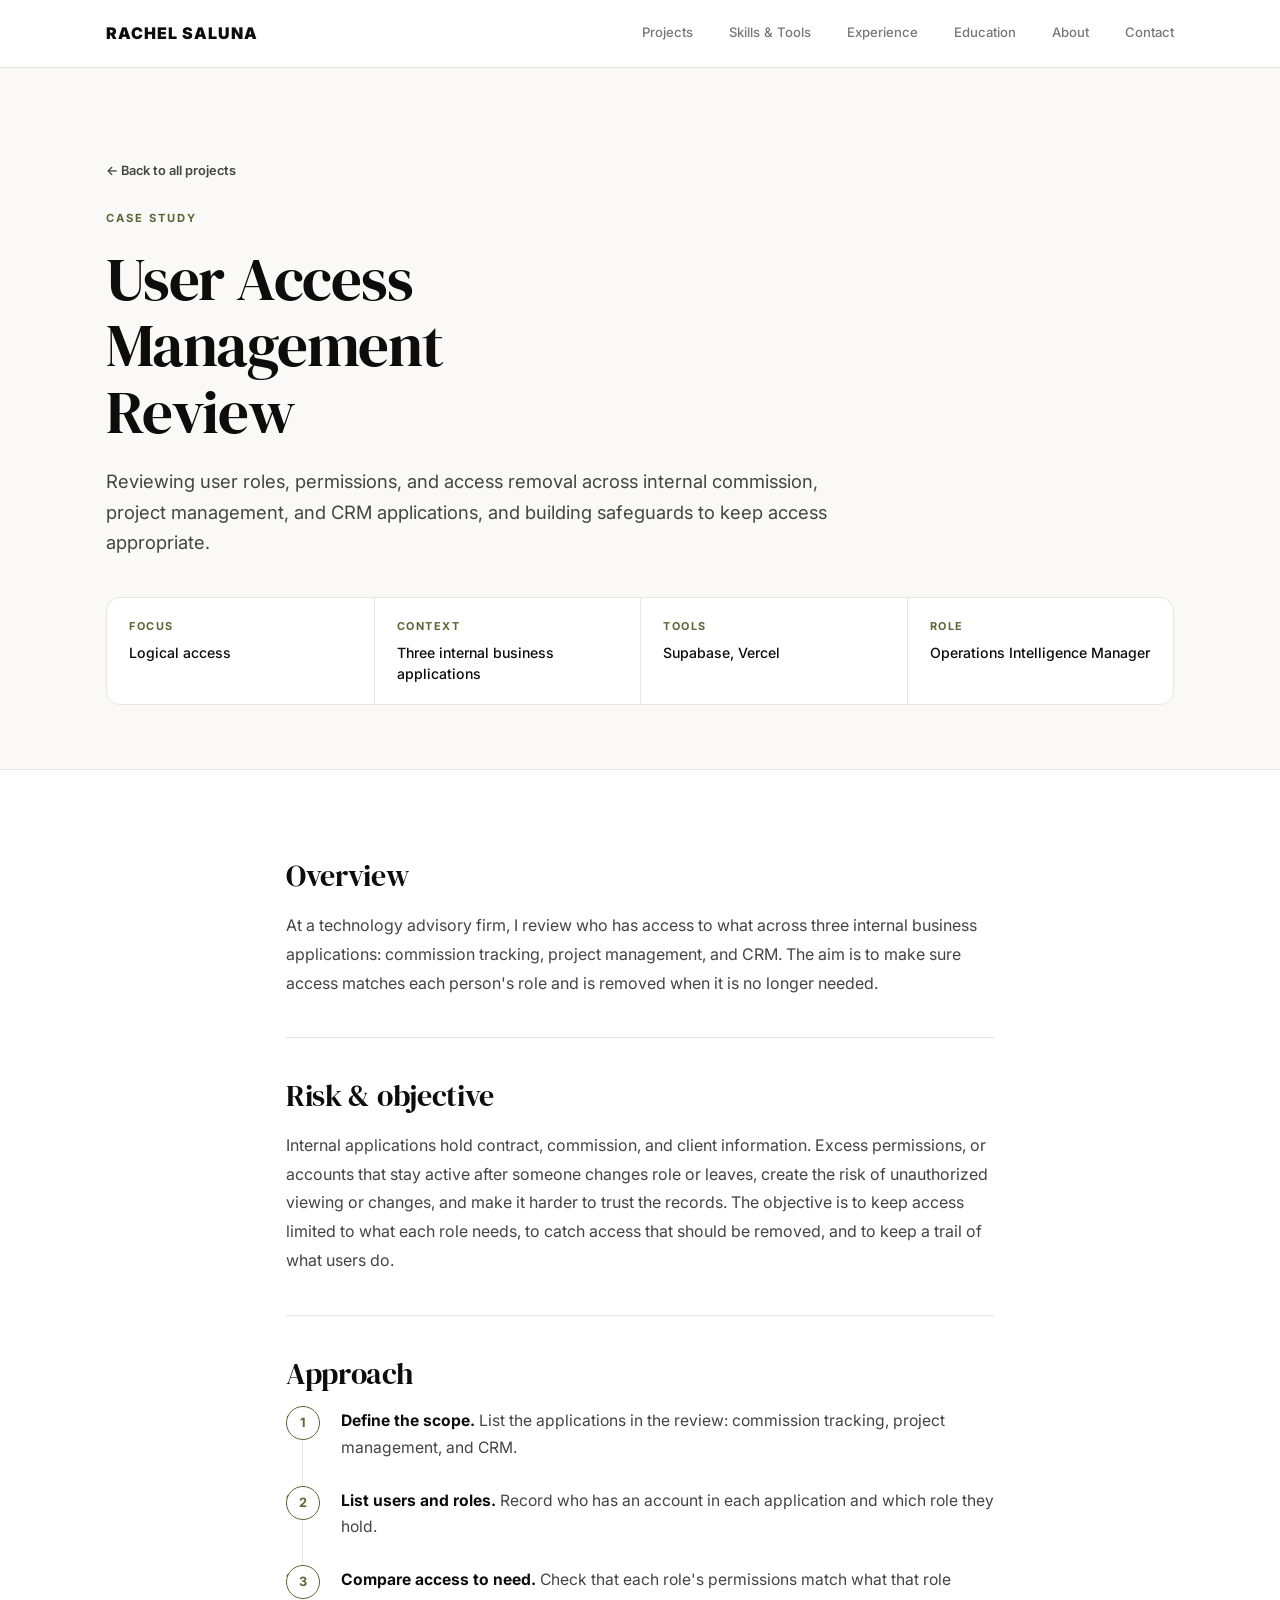
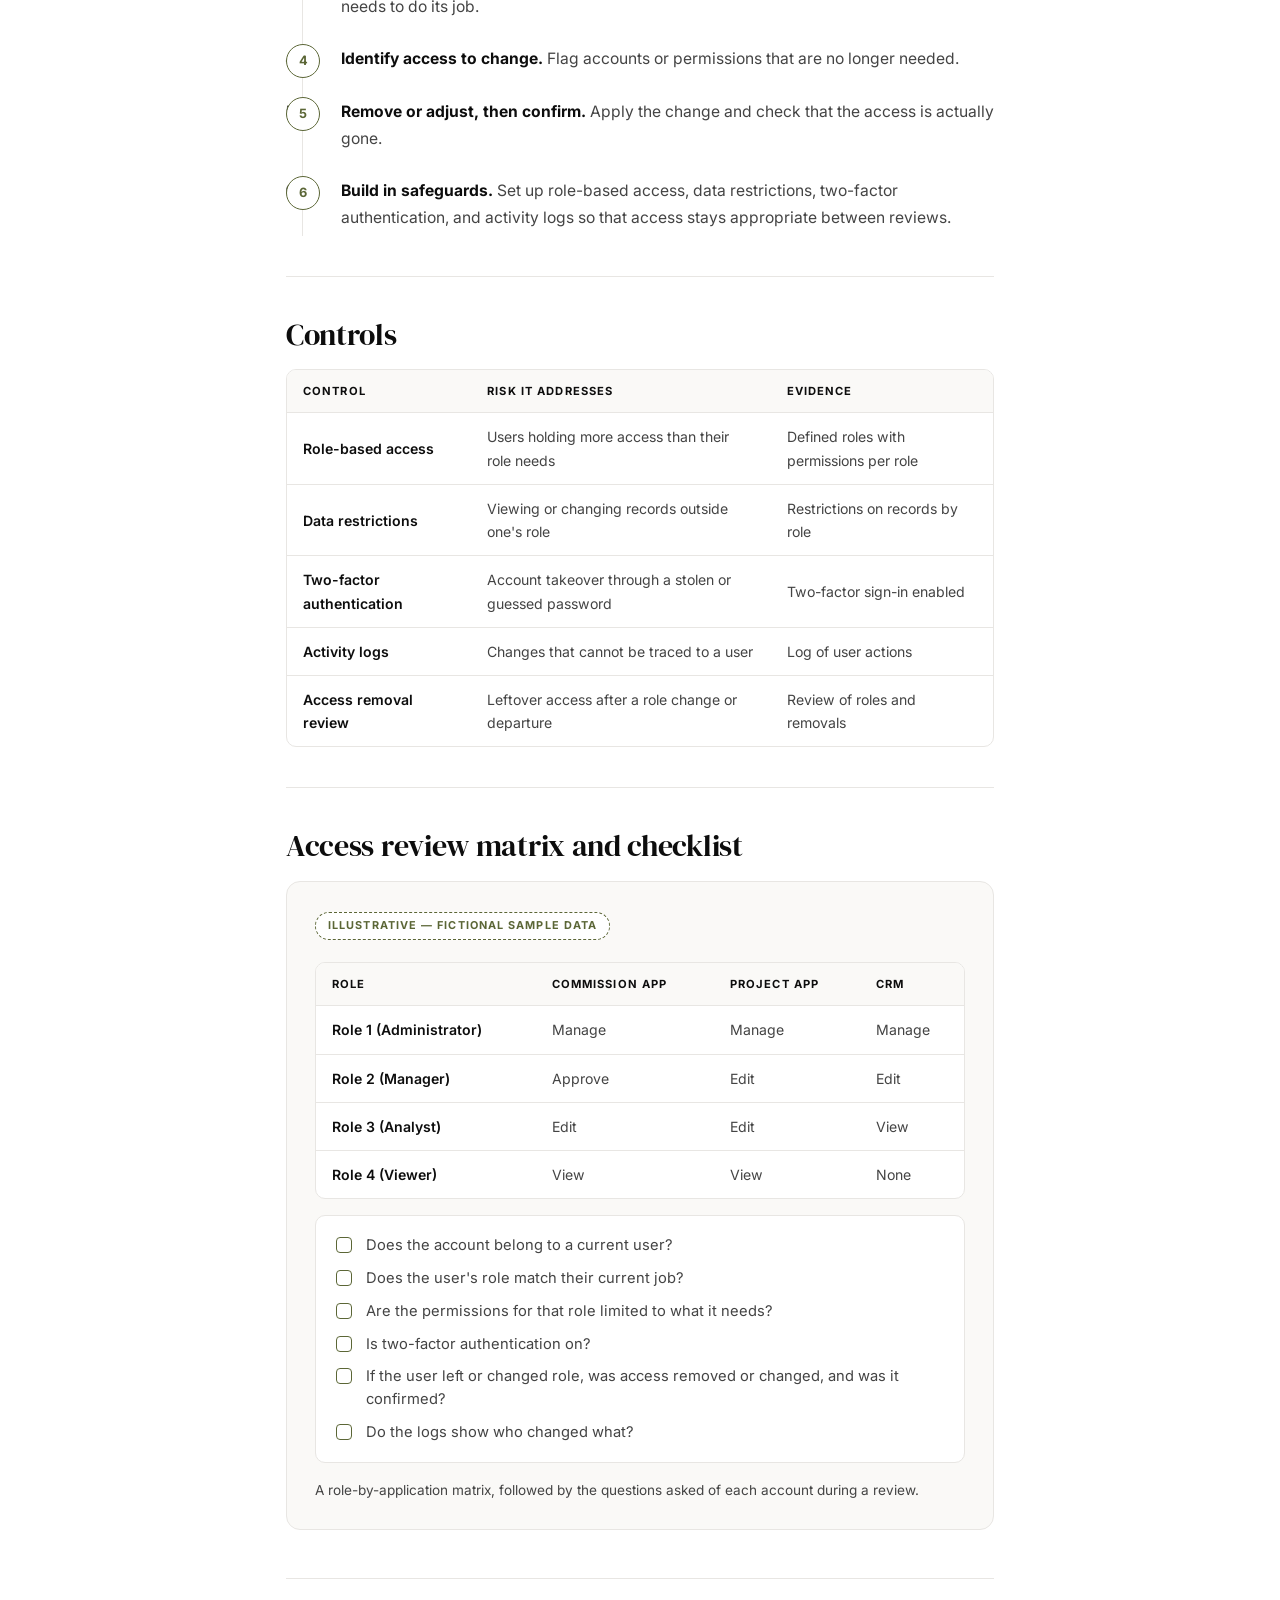
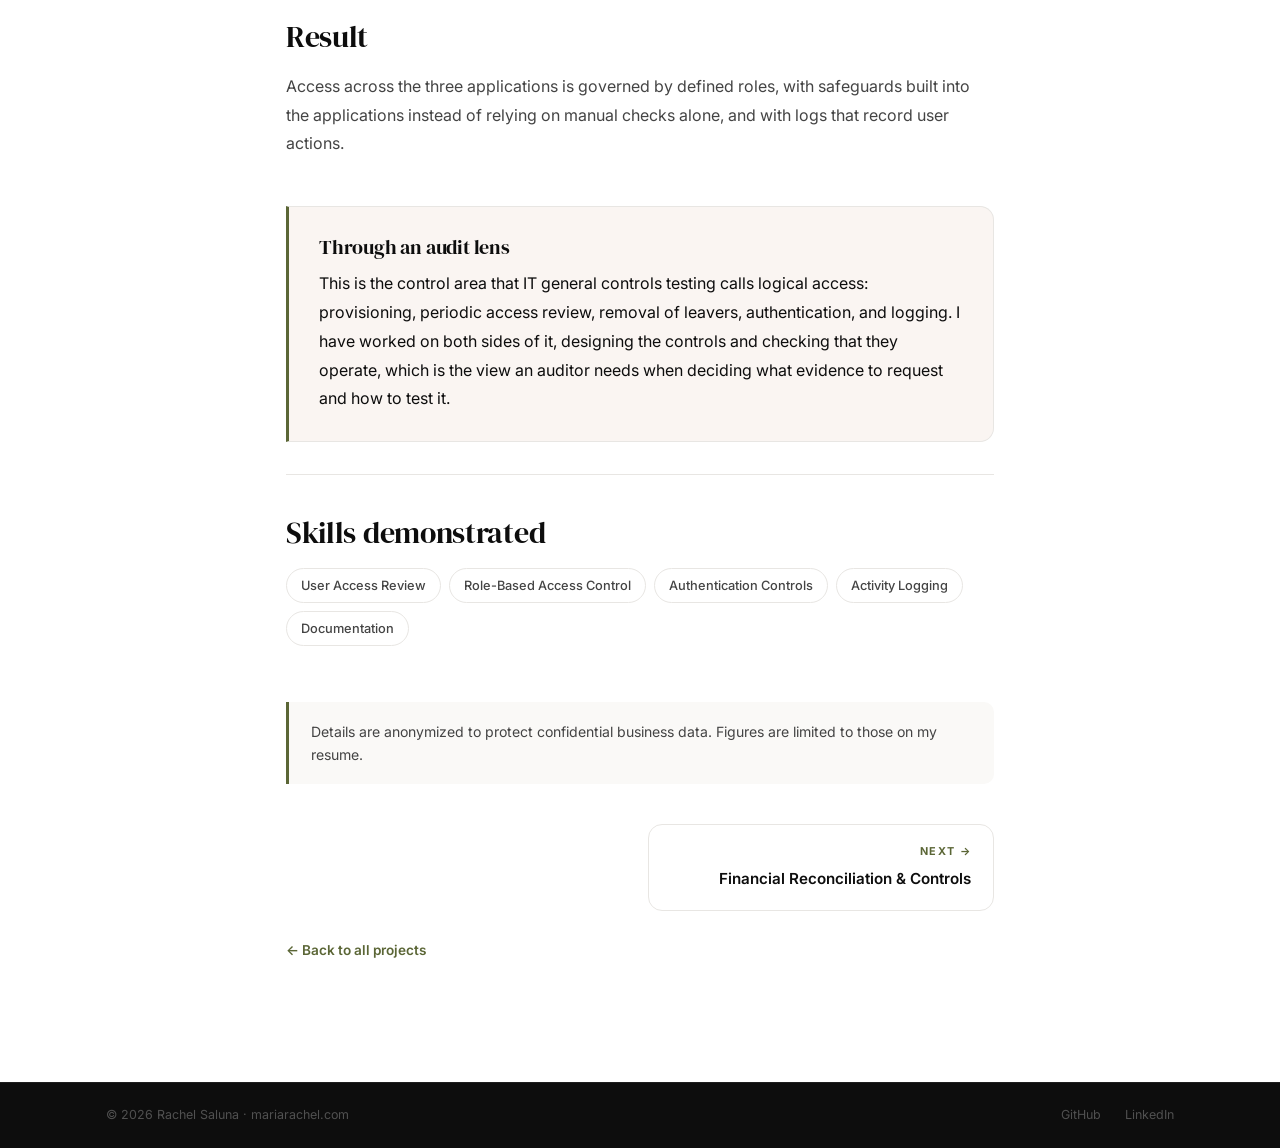
<file: case-studies/user-access-management-review.html>
<!DOCTYPE html>
<html lang="en">
<head>
  <meta charset="UTF-8">
  <meta name="viewport" content="width=device-width, initial-scale=1.0">
  <title>User Access Management Review — Rachel Saluna</title>
  <meta name="description" content="Reviewing user roles, permissions, and access removal across internal commission, project management, and CRM applications, and building safeguards to keep access appropriate.">
  <link rel="canonical" href="https://mariarachel.com/case-studies/user-access-management-review">
  <meta property="og:type" content="article">
  <meta property="og:title" content="User Access Management Review — Rachel Saluna">
  <meta property="og:description" content="Reviewing user roles, permissions, and access removal across internal commission, project management, and CRM applications, and building safeguards to keep access appropriate.">
  <meta property="og:url" content="https://mariarachel.com/case-studies/user-access-management-review">
  <link rel="preconnect" href="https://fonts.googleapis.com">
  <link rel="preconnect" href="https://fonts.gstatic.com" crossorigin>
  <link href="https://fonts.googleapis.com/css2?family=Inter:wght@300;400;500;600;700;800;900&family=DM+Serif+Display:ital@0;1&display=swap" rel="stylesheet">
  <link rel="stylesheet" href="../styles.css">
</head>
<body class="cs-page">

  <a class="skip-link" href="#main">Skip to content</a>
  <nav class="nav" id="nav" aria-label="Main">
    <div class="nav-inner">
      <a href="../index.html#home" class="nav-logo">RACHEL SALUNA</a>
      <div class="nav-links" id="navLinks">
        <a href="../index.html#projects" aria-current="page">Projects</a>
        <a href="../index.html#skills">Skills &amp; Tools</a>
        <a href="../index.html#experience">Experience</a>
        <a href="../index.html#education">Education</a>
        <a href="../index.html#about">About</a>
        <a href="../index.html#contact">Contact</a>
      </div>
      <button class="hamburger" id="hamburger" aria-label="Toggle menu" aria-expanded="false">
        <span></span>
        <span></span>
        <span></span>
      </button>
    </div>
    <div class="nav-drawer" id="navDrawer">
      <a href="../index.html#projects" class="drawer-link">Projects</a>
      <a href="../index.html#skills" class="drawer-link">Skills</a>
      <a href="../index.html#experience" class="drawer-link">Experience</a>
      <a href="../index.html#education" class="drawer-link">Education</a>
      <a href="../index.html#about" class="drawer-link">About</a>
      <a href="../index.html#contact" class="drawer-link">Contact</a>
    </div>
  </nav>

  <main id="main">
    <header class="cs-hero">
      <div class="container">
        <a class="cs-crumb" href="../index.html#projects">← Back to all projects</a>
        <p class="label">Case Study</p>
        <h1 class="cs-title">User Access Management Review</h1>
        <p class="cs-summary">Reviewing user roles, permissions, and access removal across internal commission, project management, and CRM applications, and building safeguards to keep access appropriate.</p>
        <dl class="cs-facts">
          <div class="cs-fact"><dt>Focus</dt><dd>Logical access</dd></div>
          <div class="cs-fact"><dt>Context</dt><dd>Three internal business applications</dd></div>
          <div class="cs-fact"><dt>Tools</dt><dd>Supabase, Vercel</dd></div>
          <div class="cs-fact"><dt>Role</dt><dd>Operations Intelligence Manager</dd></div>
        </dl>
      </div>
    </header>

    <div class="cs-main">
      <div class="cs-narrow">

        <section class="cs-section" aria-labelledby="h-overview">
          <h2 id="h-overview">Overview</h2>
          <p>At a technology advisory firm, I review who has access to what across three internal business applications: commission tracking, project management, and CRM. The aim is to make sure access matches each person&#x27;s role and is removed when it is no longer needed.</p>
        </section>

        <section class="cs-section" aria-labelledby="h-risk">
          <h2 id="h-risk">Risk &amp; objective</h2>
          <p>Internal applications hold contract, commission, and client information. Excess permissions, or accounts that stay active after someone changes role or leaves, create the risk of unauthorized viewing or changes, and make it harder to trust the records. The objective is to keep access limited to what each role needs, to catch access that should be removed, and to keep a trail of what users do.</p>
        </section>

        <section class="cs-section" aria-labelledby="h-approach">
          <h2 id="h-approach">Approach</h2>
          <ol class="cs-steps">
            <li><strong>Define the scope.</strong> List the applications in the review: commission tracking, project management, and CRM.</li>
            <li><strong>List users and roles.</strong> Record who has an account in each application and which role they hold.</li>
            <li><strong>Compare access to need.</strong> Check that each role&#x27;s permissions match what that role needs to do its job.</li>
            <li><strong>Identify access to change.</strong> Flag accounts or permissions that are no longer needed.</li>
            <li><strong>Remove or adjust, then confirm.</strong> Apply the change and check that the access is actually gone.</li>
            <li><strong>Build in safeguards.</strong> Set up role-based access, data restrictions, two-factor authentication, and activity logs so that access stays appropriate between reviews.</li>
          </ol>
        </section>

        <section class="cs-section" aria-labelledby="h-controls">
          <h2 id="h-controls">Controls</h2>
          <div class="cs-table-wrap" role="region" aria-label="Controls, the risk each addresses, and the evidence" tabindex="0">
            <table class="cs-table">
              <thead><tr><th scope="col">Control</th><th scope="col">Risk it addresses</th><th scope="col">Evidence</th></tr></thead>
              <tbody>
              <tr><th scope="row">Role-based access</th><td>Users holding more access than their role needs</td><td>Defined roles with permissions per role</td></tr>
              <tr><th scope="row">Data restrictions</th><td>Viewing or changing records outside one&#x27;s role</td><td>Restrictions on records by role</td></tr>
              <tr><th scope="row">Two-factor authentication</th><td>Account takeover through a stolen or guessed password</td><td>Two-factor sign-in enabled</td></tr>
              <tr><th scope="row">Activity logs</th><td>Changes that cannot be traced to a user</td><td>Log of user actions</td></tr>
              <tr><th scope="row">Access removal review</th><td>Leftover access after a role change or departure</td><td>Review of roles and removals</td></tr>
              </tbody>
            </table>
          </div>
        </section>

        <section class="cs-section" aria-labelledby="h-art">
          <h2 id="h-art">Access review matrix and checklist</h2>
          <figure class="cs-figure">
            <span class="cs-illus">Illustrative — fictional sample data</span>
          <div class="cs-table-wrap" role="region" aria-label="Illustrative access review matrix" tabindex="0">
            <table class="cs-table">
              <thead><tr><th scope="col">Role</th><th scope="col">Commission app</th><th scope="col">Project app</th><th scope="col">CRM</th></tr></thead>
              <tbody>
              <tr><th scope="row">Role 1 (Administrator)</th><td>Manage</td><td>Manage</td><td>Manage</td></tr>
              <tr><th scope="row">Role 2 (Manager)</th><td>Approve</td><td>Edit</td><td>Edit</td></tr>
              <tr><th scope="row">Role 3 (Analyst)</th><td>Edit</td><td>Edit</td><td>View</td></tr>
              <tr><th scope="row">Role 4 (Viewer)</th><td>View</td><td>View</td><td>None</td></tr>
              </tbody>
            </table>
          </div>
          <ul class="cs-check" aria-label="Illustrative access review checklist">
            <li>Does the account belong to a current user?</li>
            <li>Does the user's role match their current job?</li>
            <li>Are the permissions for that role limited to what it needs?</li>
            <li>Is two-factor authentication on?</li>
            <li>If the user left or changed role, was access removed or changed, and was it confirmed?</li>
            <li>Do the logs show who changed what?</li>
          </ul>
            <figcaption>A role-by-application matrix, followed by the questions asked of each account during a review.</figcaption>
          </figure>
        </section>

        <section class="cs-section" aria-labelledby="h-result">
          <h2 id="h-result">Result</h2>
          <p>Access across the three applications is governed by defined roles, with safeguards built into the applications instead of relying on manual checks alone, and with logs that record user actions.</p>
        </section>

        <section class="cs-section cs-lens" aria-labelledby="h-lens">
          <h2 id="h-lens">Through an audit lens</h2>
          <p>This is the control area that IT general controls testing calls logical access: provisioning, periodic access review, removal of leavers, authentication, and logging. I have worked on both sides of it, designing the controls and checking that they operate, which is the view an auditor needs when deciding what evidence to request and how to test it.</p>
        </section>

        <section class="cs-section" aria-labelledby="h-skills">
          <h2 id="h-skills">Skills demonstrated</h2>
          <ul class="tag-list">
            <li>User Access Review</li>
            <li>Role-Based Access Control</li>
            <li>Authentication Controls</li>
            <li>Activity Logging</li>
            <li>Documentation</li>
          </ul>
        </section>

        <p class="cs-note">Details are anonymized to protect confidential business data. Figures are limited to those on my resume.</p>

        <nav class="cs-pager" aria-label="Case studies">
          <a class="cs-next" href="financial-reconciliation-and-controls.html" rel="next"><small>Next →</small><span>Financial Reconciliation &amp; Controls</span></a>
        </nav>
        <a class="cs-back" href="../index.html#projects">← Back to all projects</a>

      </div>
    </div>
  </main>

  <footer class="footer">
    <div class="container">
      <div class="footer-inner">
        <p>© 2026 Rachel Saluna · mariarachel.com</p>
        <div class="footer-links">
          <a href="https://github.com/findingnami" target="_blank" rel="noopener noreferrer">GitHub</a>
          <a href="https://linkedin.com/in/mariarachel" target="_blank" rel="noopener noreferrer">LinkedIn</a>
        </div>
      </div>
    </div>
  </footer>

  <canvas id="bgCanvas" aria-hidden="true"></canvas>
  <script src="../script.js"></script>
</body>
</html>
</file>
<file: styles.css>
/* =============================================
   MARIA RACHEL M. SALUNA — Portfolio Stylesheet
   ============================================= */

/* ===== Custom Properties ===== */
:root {
  --white:       #ffffff;
  --off-white:   #faf9f7;
  --ink:         #0d0d0d;
  --ink-mid:     #444444;
  --ink-soft:    #777777;
  --ink-faint:   #aaaaaa;
  --border:      #e8e6e3;
  --border-dark: rgba(255,255,255,0.12);
  --accent:      #97a069;
  --accent-bg:   rgba(193,123,90,0.08);

  --font-body:    'Inter', -apple-system, BlinkMacSystemFont, sans-serif;
  --font-display: 'DM Serif Display', Georgia, serif;

  --nav-h:    68px;
  --max-w:    1180px;
  --px:       clamp(24px, 5vw, 56px);
  --section-py: clamp(72px, 10vw, 120px);

  --radius:      14px;   /* cards, frames */
  --radius-lg:   22px;   /* large images */
  --radius-sm:   10px;   /* buttons */
  --radius-pill: 999px;  /* tags & badges */
  --ease: cubic-bezier(0.25, 0.1, 0.25, 1);
}

/* ===== Reset ===== */
*, *::before, *::after { box-sizing: border-box; margin: 0; padding: 0; }
html { scroll-behavior: smooth; font-size: 16px; }
body {
  font-family: var(--font-body);
  background: var(--white);
  color: var(--ink);
  line-height: 1.65;
  -webkit-font-smoothing: antialiased;
}
img { display: block; max-width: 100%; }
a { text-decoration: none; color: inherit; }
ul { list-style: none; }
button { cursor: pointer; border: none; background: none; }

/* ===== Layout ===== */
.container {
  max-width: var(--max-w);
  margin: 0 auto;
  padding: 0 var(--px);
}

.section { padding: var(--section-py) 0; }
.section.alt { background: var(--off-white); border-top: 1px solid var(--border); border-bottom: 1px solid var(--border); }

/* ===== Typography helpers ===== */
.label {
  font-size: 0.7rem;
  font-weight: 700;
  letter-spacing: 0.18em;
  text-transform: uppercase;
  color: var(--accent);
  margin-bottom: 18px;
}
.label--light { color: rgba(255,255,255,0.45); }

.heading {
  font-size: clamp(2rem, 4.5vw, 3.2rem);
  font-weight: 700;
  line-height: 1.12;
  letter-spacing: -0.025em;
  color: var(--ink);
  margin-bottom: 52px;
}

/* ===== Buttons ===== */
.btn {
  display: inline-flex;
  align-items: center;
  gap: 8px;
  padding: 13px 26px;
  font-family: var(--font-body);
  font-size: 0.875rem;
  font-weight: 600;
  letter-spacing: 0.02em;
  border-radius: var(--radius-sm);
  transition: background 0.2s var(--ease), color 0.2s var(--ease), border-color 0.2s var(--ease), transform 0.15s var(--ease);
}
.btn:active { transform: scale(0.98); }

.btn-dark {
  background: var(--ink);
  color: var(--white);
}
.btn-dark:hover { background: var(--accent); }

.btn-outline {
  background: transparent;
  color: var(--ink);
  border: 1.5px solid var(--ink);
}
.btn-outline:hover { background: var(--accent); color: var(--white); border: 1.5px solid var(--accent) }


/* =====================
   NAVIGATION
   ===================== */
.nav {
  position: fixed;
  top: 0; left: 0; right: 0;
  height: var(--nav-h);
  background: rgba(255,255,255,0.92);
  backdrop-filter: blur(12px);
  -webkit-backdrop-filter: blur(12px);
  border-bottom: 1px solid var(--border);
  z-index: 200;
  transition: box-shadow 0.3s var(--ease);
}
.nav.scrolled { box-shadow: 0 4px 24px rgba(0,0,0,0.06); }

.nav-inner {
  max-width: var(--max-w);
  margin: 0 auto;
  padding: 0 var(--px);
  height: 100%;
  display: flex;
  align-items: center;
  justify-content: space-between;
}

.nav-logo {
  font-size: 1rem;
  font-weight: 900;
  letter-spacing: 0.06em;
  color: var(--ink);
  transition: color 0.2s;
}
.nav-logo:hover { color: var(--accent); }

.nav-links {
  display: flex;
  align-items: center;
  gap: 36px;
}
.nav-links a {
  font-size: 0.82rem;
  font-weight: 500;
  color: var(--ink-soft);
  position: relative;
  padding-bottom: 2px;
  transition: color 0.2s;
}
.nav-links a::after {
  content: '';
  position: absolute;
  bottom: -3px; left: 0;
  width: 0; height: 1px;
  background: var(--accent);
  transition: width 0.3s var(--ease);
}
.nav-links a:hover { color: var(--ink); }
.nav-links a:hover::after { width: 100%; }

/* Hamburger */
.hamburger {
  display: none;
  flex-direction: column;
  justify-content: center;
  gap: 5px;
  width: 32px; height: 32px;
  padding: 4px;
}
.hamburger span {
  display: block;
  width: 22px; height: 1.5px;
  background: var(--ink);
  border-radius: 2px;
  transition: all 0.3s var(--ease);
  transform-origin: center;
}
.hamburger.open span:nth-child(1) { transform: rotate(45deg) translate(3px, 3px); }
.hamburger.open span:nth-child(2) { opacity: 0; transform: scaleX(0); }
.hamburger.open span:nth-child(3) { transform: rotate(-45deg) translate(3px, -3px); }

/* Mobile drawer */
.nav-drawer {
  display: none;
  position: absolute;
  top: var(--nav-h); left: 0; right: 0;
  background: var(--white);
  border-bottom: 1px solid var(--border);
  border-radius: 0 0 var(--radius) var(--radius);
  padding: 8px var(--px) 20px;
  flex-direction: column;
  box-shadow: 0 12px 32px rgba(0,0,0,0.08);
}
.nav-drawer.open { display: flex; }

.drawer-link {
  display: block;
  padding: 14px 0;
  font-size: 1rem;
  font-weight: 500;
  color: var(--ink);
  border-bottom: 1px solid var(--border);
  transition: color 0.2s, padding-left 0.2s;
}
.drawer-link:last-child { border-bottom: none; }
.drawer-link:hover { color: var(--accent); padding-left: 8px; }


/* =====================
   HERO
   ===================== */
.hero {
  min-height: 100vh;
  display: flex;
  align-items: center;
  padding-top: var(--nav-h);
  position: relative;
  overflow: hidden;
}

.hero-inner {
  max-width: var(--max-w);
  margin: 0 auto;
  padding: clamp(60px, 10vw, 100px) var(--px);
  width: 100%;
  display: grid;
  grid-template-columns: 1fr 380px;
  gap: clamp(48px, 8vw, 96px);
  align-items: center;
}

.hero-eyebrow {
  font-size: 0.78rem;
  font-weight: 600;
  letter-spacing: 0.18em;
  text-transform: uppercase;
  color: var(--ink-soft);
  margin-bottom: 16px;
}

.hero-name {
  font-family: var(--font-display);
  font-size: clamp(3.2rem, 7.5vw, 5.8rem);
  font-weight: 400;
  line-height: 1.06;
  letter-spacing: -0.02em;
  color: var(--ink);
  margin-bottom: 24px;
}

.hero-tagline {
  font-size: clamp(1rem, 1.8vw, 1.2rem);
  font-weight: 400;
  color: var(--ink-mid);
  line-height: 1.65;
  max-width: 420px;
  margin-bottom: 40px;
}

.hero-actions {
  display: flex;
  gap: 14px;
  flex-wrap: wrap;
  margin-bottom: 44px;
}

.hero-socials {
  display: flex;
  gap: 20px;
}
.social-pill {
  font-size: 0.8rem;
  font-weight: 600;
  letter-spacing: 0.04em;
  color: var(--ink-soft);
  border-bottom: 1px solid var(--border);
  padding-bottom: 2px;
  transition: color 0.2s, border-color 0.2s;
}
.social-pill:hover { color: var(--accent); border-color: var(--accent); }

/* Hero photo */
.hero-photo { position: relative; }

.photo-wrap {
  border-radius: var(--radius-lg);
  overflow: hidden;
  position: relative;
  aspect-ratio: 3/4;
}
.photo-wrap::before {
  content: '';
  position: absolute;
  inset: 0;
  background: linear-gradient(160deg, rgba(193,123,90,0.08) 0%, transparent 60%);
  z-index: 1;
  pointer-events: none;
}
.photo-wrap img {
  width: 100%;
  height: 100%;
  object-fit: cover;
  object-position: center top;
}

/* Scroll hint */
.hero-scroll-hint {
  position: absolute;
  bottom: 36px; left: var(--px);
  display: flex;
  flex-direction: column;
  align-items: center;
  gap: 10px;
}
.hero-scroll-hint span {
  writing-mode: vertical-lr;
  font-size: 0.65rem;
  font-weight: 700;
  letter-spacing: 0.2em;
  text-transform: uppercase;
  color: var(--ink-faint);
}
.scroll-track {
  width: 1px;
  height: 56px;
  background: var(--border);
  position: relative;
  overflow: hidden;
}
.scroll-track::after {
  content: '';
  position: absolute;
  top: -100%; left: 0;
  width: 100%; height: 100%;
  background: var(--accent);
  animation: scrollDrop 2.2s ease-in-out infinite;
}
@keyframes scrollDrop {
  0%   { top: -100%; }
  50%  { top: 0; }
  100% { top: 100%; }
}


/* =====================
   ABOUT
   ===================== */
.about-grid {
  display: grid;
  grid-template-columns: 1fr 320px;
  grid-template-areas:
    "heading photo"
    "body    photo";
  gap: 0 clamp(48px, 8vw, 96px);
  align-items: start;
}
.about-heading { grid-area: heading; }
.about-body    { grid-area: body; }
.about-photo   { grid-area: photo; }

.about-body p {
  font-size: 1rem;
  color: var(--ink-mid);
  line-height: 1.8;
  margin-bottom: 22px;
}

.about-stats {
  display: flex;
  gap: clamp(32px, 6vw, 60px);
  padding-top: 40px;
  margin-top: 16px;
  border-top: 1px solid var(--border);
}
.stat strong {
  display: block;
  font-family: var(--font-display);
  font-size: clamp(2rem, 4vw, 2.8rem);
  font-weight: 400;
  color: var(--ink);
  letter-spacing: -0.03em;
  line-height: 1;
}
.stat span {
  display: block;
  font-size: 0.78rem;
  font-weight: 500;
  color: var(--ink-soft);
  margin-top: 6px;
}

.about-photo {
  border-radius: var(--radius-lg);
  overflow: hidden;
  aspect-ratio: 3/4;
}
.about-photo img {
  width: 100%;
  height: 100%;
  object-fit: cover;
  object-position: center top;
  filter: grayscale(15%) contrast(1.02);
  transition: filter 0.4s var(--ease);
}
.about-photo:hover img { filter: grayscale(0%) contrast(1); }


/* =====================
   SKILLS
   ===================== */
.skills-grid {
  display: grid;
  grid-template-columns: repeat(2, 1fr);
  gap: 44px 64px;
}
.skill-group--wide { grid-column: 1 / -1; }

.skill-group h3 {
  font-size: 0.72rem;
  font-weight: 800;
  letter-spacing: 0.14em;
  text-transform: uppercase;
  color: var(--ink);
  margin-bottom: 16px;
}

.tag-list {
  display: flex;
  flex-wrap: wrap;
  gap: 8px;
}
.tag-list li {
  display: inline-block;
  padding: 6px 14px;
  font-size: 0.8rem;
  font-weight: 500;
  color: var(--ink-mid);
  background: var(--white);
  border: 1px solid var(--border);
  border-radius: var(--radius-pill);
  transition: color 0.2s, border-color 0.2s;
}
.tag-list li:hover { color: var(--accent); border-color: var(--accent); }


/* =====================
   EXPERIENCE
   ===================== */
.timeline { border-top: 1px solid var(--border); }

.timeline-item {
  display: grid;
  grid-template-columns: 200px 1fr;
  gap: 40px;
  padding: 40px 0;
  border-bottom: 1px solid var(--border);
}

.timeline-left { padding-top: 2px; }

.tl-period {
  font-size: 0.76rem;
  font-weight: 600;
  letter-spacing: 0.04em;
  color: var(--ink-faint);
  line-height: 1.5;
}

.tl-role {
  font-size: 1.05rem;
  font-weight: 700;
  color: var(--ink);
  margin-bottom: 4px;
}

.tl-company {
  font-size: 0.85rem;
  font-weight: 600;
  color: var(--accent);
  margin-bottom: 16px;
}

.tl-list { display: flex; flex-direction: column; gap: 9px; }
.tl-list li {
  font-size: 0.9rem;
  color: var(--ink-mid);
  line-height: 1.65;
  padding-left: 18px;
  position: relative;
}
.tl-list li::before {
  content: '—';
  position: absolute;
  left: 0;
  color: var(--ink-faint);
  font-size: 0.8rem;
}


/* =====================
   PROJECTS
   ===================== */
.projects-grid {
  display: grid;
  grid-template-columns: repeat(3, 1fr);
  gap: 28px;
  perspective: 1200px;
}

.project-card {
  background: var(--white);
  border: 1px solid var(--border);
  border-radius: var(--radius);
  overflow: hidden;
  display: flex;
  flex-direction: column;
  position: relative;
  transition: transform 0.3s var(--ease), box-shadow 0.3s var(--ease);
}
.project-card::before {
  content: '';
  position: absolute;
  inset: 0;
  background: radial-gradient(220px circle at var(--gx, 50%) var(--gy, 50%), rgba(193,123,90,0.08), transparent 70%);
  opacity: 0;
  transition: opacity 0.4s;
  pointer-events: none;
  z-index: 2;
}
.project-card:hover::before { opacity: 1; }
.project-card:hover {
  transform: translateY(-5px);
  box-shadow: 0 16px 48px rgba(0,0,0,0.09);
}

.project-img-wrap {
  position: relative;
  display: block;
  overflow: hidden;
  aspect-ratio: 16/10;
  background: var(--off-white);
}
.project-img-wrap img {
  width: 100%;
  height: 100%;
  object-fit: cover;
  transition: transform 0.45s var(--ease);
}
.project-card:hover .project-img-wrap img { transform: scale(1.05); }

.project-hover {
  position: absolute;
  inset: 0;
  background: rgba(13,13,13,0.72);
  display: flex;
  align-items: center;
  justify-content: center;
  opacity: 0;
  transition: opacity 0.3s var(--ease);
  backdrop-filter: blur(2px);
}
.project-card:hover .project-hover { opacity: 1; }
.project-hover span {
  color: white;
  font-size: 0.88rem;
  font-weight: 600;
  letter-spacing: 0.04em;
  border: 1px solid rgba(255,255,255,0.5);
  padding: 10px 20px;
  border-radius: var(--radius-sm);
  transition: background 0.2s, color 0.2s;
}
.project-hover span:hover { background: white; color: var(--ink); }

.project-body {
  padding: 22px;
  display: flex;
  flex-direction: column;
  gap: 10px;
  flex: 1;
}

.project-meta {
  display: flex;
  align-items: center;
  justify-content: space-between;
  gap: 12px;
}

.project-type {
  font-size: 0.68rem;
  font-weight: 700;
  letter-spacing: 0.1em;
  text-transform: uppercase;
  color: var(--accent);
  background: var(--accent-bg);
  padding: 4px 10px;
  border-radius: var(--radius-pill);
}

.project-links {
  display: flex;
  gap: 12px;
}
.project-links a {
  font-size: 0.75rem;
  font-weight: 600;
  color: var(--ink-soft);
  transition: color 0.2s;
}
.project-links a:hover { color: var(--accent); }

.project-body h3 {
  font-size: 1rem;
  font-weight: 700;
  color: var(--ink);
  line-height: 1.3;
}

.project-body p {
  font-size: 0.85rem;
  color: var(--ink-soft);
  line-height: 1.65;
  flex: 1;
}

.stack {
  display: flex;
  flex-wrap: wrap;
  gap: 6px;
  margin-top: 4px;
}
.stack li {
  font-size: 0.7rem;
  font-weight: 600;
  letter-spacing: 0.06em;
  color: var(--ink-mid);
  background: var(--off-white);
  border: 1px solid var(--border);
  padding: 3px 9px;
  border-radius: 6px;
}


/* =====================
   EDUCATION
   ===================== */
.edu-grid {
  display: grid;
  grid-template-columns: repeat(3, 1fr);
  gap: 56px;
}

.edu-col-title {
  font-size: 0.72rem;
  font-weight: 800;
  letter-spacing: 0.14em;
  text-transform: uppercase;
  color: var(--ink);
  padding-bottom: 14px;
  margin-bottom: 28px;
  border-bottom: 2px solid var(--ink);
}

.edu-list {
  display: flex;
  flex-direction: column;
  gap: 28px;
}

.edu-item {
  display: flex;
  flex-direction: column;
  gap: 8px;
}

.edu-year {
  font-size: 0.72rem;
  font-weight: 700;
  letter-spacing: 0.08em;
  color: var(--accent);
}

.edu-item h4 {
  font-size: 0.92rem;
  font-weight: 700;
  color: var(--ink);
  line-height: 1.35;
  margin-bottom: 4px;
}
.edu-item p {
  font-size: 0.84rem;
  color: var(--ink-soft);
}
.edu-item em {
  font-size: 0.78rem;
  color: var(--ink-faint);
  font-style: italic;
}


/* =====================
   CONTACT
   ===================== */
.contact {
  background: var(--ink);
  padding: var(--section-py) 0;
}

.contact-grid {
  display: grid;
  grid-template-columns: 1fr 1fr;
  gap: clamp(48px, 8vw, 96px);
  align-items: start;
}

.contact-heading {
  font-family: var(--font-display);
  font-size: clamp(2.8rem, 6vw, 5rem);
  font-weight: 400;
  line-height: 1.08;
  letter-spacing: -0.02em;
  color: var(--white);
  margin: 18px 0 20px;
}

.contact-sub {
  font-size: 1rem;
  color: rgba(255,255,255,0.5);
  line-height: 1.75;
}

.contact-right { padding-top: 4px; }

.contact-row {
  display: flex;
  flex-direction: column;
  gap: 5px;
  padding: 22px 0;
  border-bottom: 1px solid var(--border-dark);
  color: var(--white);
  transition: padding-left 0.25s var(--ease);
}
.contact-row:first-child { border-top: 1px solid var(--border-dark); }
a.contact-row:hover { padding-left: 8px; }

.contact-key {
  font-size: 0.68rem;
  font-weight: 700;
  letter-spacing: 0.16em;
  text-transform: uppercase;
  color: rgba(255,255,255,0.35);
}
.contact-val {
  font-size: 1rem;
  font-weight: 500;
  color: var(--white);
}
.contact-val .arrow { color: var(--accent); }

.contact-social {
  display: flex;
  gap: 20px;
}
.contact-social a {
  color: var(--white);
  font-weight: 500;
  font-size: 1rem;
  transition: color 0.2s;
}
.contact-social a:hover { color: var(--accent); }


/* =====================
   FOOTER
   ===================== */
.footer {
  background: var(--ink);
  border-top: 1px solid rgba(255,255,255,0.07);
  padding: 22px 0;
}
.footer-inner {
  display: flex;
  align-items: center;
  justify-content: space-between;
  gap: 16px;
}
.footer-inner p {
  font-size: 0.78rem;
  color: rgba(255,255,255,0.28);
}
.footer-links {
  display: flex;
  gap: 24px;
}
.footer-links a {
  font-size: 0.78rem;
  color: rgba(255,255,255,0.28);
  transition: color 0.2s;
}
.footer-links a:hover { color: white; }


/* =====================
   SCROLL ANIMATIONS
   ===================== */
[data-reveal] {
  opacity: 0;
  transform: translateY(24px);
  transition: opacity 0.65s var(--ease), transform 0.65s var(--ease);
}
[data-reveal].visible {
  opacity: 1;
  transform: translateY(0);
}
[data-reveal][data-delay="1"] { transition-delay: 0.1s; }
[data-reveal][data-delay="2"] { transition-delay: 0.18s; }
[data-reveal][data-delay="3"] { transition-delay: 0.26s; }

/* Hero entrance */
@keyframes heroIn {
  from { opacity: 0; transform: translateY(28px); }
  to   { opacity: 1; transform: translateY(0); }
}
.hero-eyebrow     { animation: heroIn 0.7s var(--ease) 0.05s both; }
.hero-name        { animation: heroIn 0.85s var(--ease) 0.2s  both; }
.hero-tagline     { animation: heroIn 0.7s var(--ease) 0.38s both; }
.hero-actions     { animation: heroIn 0.7s var(--ease) 0.52s both; }
.hero-socials     { animation: heroIn 0.65s var(--ease) 0.64s both; }
.hero-photo       { animation: heroIn 0.95s var(--ease) 0.28s both; }
.hero-scroll-hint { animation: heroIn 0.7s var(--ease) 0.88s both; }


/* =====================
   SPARKLES + BG GLOW
   ===================== */
.sparkle {
  position: fixed;
  pointer-events: none;
  z-index: 9999;
  line-height: 1;
  transform: translate(-50%, -50%) scale(0) rotate(0deg);
  animation: sparklePop 0.65s ease-out forwards;
  user-select: none;
  will-change: transform, opacity;
}

@keyframes sparklePop {
  0%   { transform: translate(-50%, -50%) scale(0)   rotate(0deg);   opacity: 1; }
  40%  { transform: translate(-50%, -50%) scale(1.4) rotate(55deg);  opacity: 0.9; }
  100% { transform: translate(-50%, -50%) scale(0)   rotate(110deg); opacity: 0; }
}

#bgCanvas {
  position: fixed;
  inset: 0;
  pointer-events: none;
  z-index: 9996;
  mix-blend-mode: multiply;
}

/* Reduced motion */
@media (prefers-reduced-motion: reduce) {
  .hero-eyebrow, .hero-name, .hero-tagline,
  .hero-actions, .hero-socials, .hero-photo, .hero-scroll-hint,
  .cs-hero .container > * {
    animation: none;
  }
  [data-reveal] { opacity: 1; transform: none; transition: none; }
}


/* =====================
   RESPONSIVE — 1024px
   ===================== */
@media (max-width: 1024px) {
  .hero-inner {
    grid-template-columns: 1fr 320px;
  }
  .projects-grid {
    grid-template-columns: repeat(2, 1fr);
  }
  .edu-grid {
    grid-template-columns: 1fr 1fr;
    gap: 40px;
  }
  .edu-grid .edu-col:last-child {
    grid-column: 1 / -1;
  }
  .about-grid {
    grid-template-columns: 1fr 260px;
  }
}


/* =====================
   RESPONSIVE — 768px
   ===================== */
@media (max-width: 768px) {
  :root { --section-py: 72px; }

  .nav-links { display: none; }
  .hamburger { display: flex; }

  .hero-inner {
    grid-template-columns: 1fr;
    gap: 40px;
    padding-top: 56px;
    padding-bottom: 72px;
    text-align: center;
  }
  .hero-photo {
    order: -1;
    max-width: 240px;
    margin: 0 auto;
  }
  .photo-wrap { aspect-ratio: 1/1; border-radius: 50%; }
  .photo-wrap::before { border-radius: 50%; }
  .hero-tagline { margin-left: auto; margin-right: auto; }
  .hero-actions { justify-content: center; }
  .hero-socials { justify-content: center; }
  .hero-scroll-hint { display: none; }

  .about-grid {
    grid-template-columns: 1fr;
    grid-template-areas:
      "heading"
      "body"
      "photo";
    gap: 32px;
  }
  .about-heading .heading { margin-bottom: 0; }
  .about-stats { gap: 28px; }

  .skills-grid {
    grid-template-columns: 1fr;
    gap: 36px;
  }
  .skill-group--wide { grid-column: auto; }

  .timeline-item {
    grid-template-columns: 1fr;
    gap: 10px;
    padding: 28px 0;
  }

  .projects-grid {
    grid-template-columns: 1fr;
  }

  .edu-grid {
    grid-template-columns: 1fr;
    gap: 40px;
  }
  .edu-grid .edu-col:last-child { grid-column: auto; }

  .contact-grid {
    grid-template-columns: 1fr;
    gap: 44px;
  }

  .footer-inner {
    flex-direction: column;
    text-align: center;
  }
}


/* =====================
   RESPONSIVE — 480px
   ===================== */
@media (max-width: 480px) {
  .hero-name { font-size: 2.8rem; }

  .btn {
    padding: 12px 22px;
    font-size: 0.82rem;
  }
  .hero-actions {
    flex-direction: column;
    align-items: center;
    width: 100%;
  }
  .hero-actions .btn { width: 100%; justify-content: center; }

  .about-stats {
    flex-direction: column;
    gap: 22px;
  }
  .about-stats .stat { text-align: left; }

  .heading { margin-bottom: 36px; }
}


/* =============================================
   CASE STUDIES
   ============================================= */
:root { --accent-dark: #5b6636; }  /* AA-contrast accent for small text on white */

/* Accessibility helpers */
.sr-only {
  position: absolute;
  width: 1px; height: 1px;
  margin: -1px; padding: 0;
  overflow: hidden;
  clip: rect(0 0 0 0);
  white-space: nowrap;
  border: 0;
}
.skip-link {
  position: absolute;
  left: 16px; top: -64px;
  z-index: 300;
  padding: 10px 16px;
  background: var(--ink);
  color: var(--white);
  font-size: 0.85rem;
  font-weight: 600;
  border-radius: var(--radius-sm);
  transition: top 0.2s var(--ease);
}
.skip-link:focus { top: 12px; }

a:focus-visible,
button:focus-visible,
[tabindex="0"]:focus-visible {
  outline: 2px solid var(--accent-dark);
  outline-offset: 3px;
  border-radius: 4px;
}
.contact a:focus-visible, .footer a:focus-visible { outline-color: var(--white); }

/* ----- Homepage: featured case studies ----- */
.cs-featured { margin-bottom: 72px; }

.cs-sublabel {
  font-size: 0.72rem;
  font-weight: 800;
  letter-spacing: 0.14em;
  text-transform: uppercase;
  color: var(--ink);
  margin-bottom: 8px;
}
.cs-sublabel--projects { margin-bottom: 24px; }
.cs-intro {
  font-size: 0.95rem;
  color: var(--ink-mid);
  margin-bottom: 28px;
}

.cs-grid {
  display: grid;
  grid-template-columns: repeat(2, 1fr);
  gap: 28px;
  perspective: 1200px;
}

.project-visual {
  display: flex;
  align-items: center;
  justify-content: center;
  aspect-ratio: 16/5;
  background: var(--off-white);
  border-bottom: 1px solid var(--border);
}
.project-visual svg {
  width: 64px; height: 64px;
  fill: none;
  stroke: var(--accent);
  stroke-width: 2.4;
  stroke-linecap: round;
  stroke-linejoin: round;
  transition: transform 0.4s var(--ease);
}
.cs-card:hover .project-visual svg { transform: scale(1.08); }

.cs-card .project-body p { color: var(--ink-mid); }

.cs-link {
  display: inline-block;
  margin-top: 6px;
  font-size: 0.82rem;
  font-weight: 700;
  color: var(--accent-dark);
}
/* Stretch the link so the whole card is clickable */
.cs-link::after {
  content: '';
  position: absolute;
  inset: 0;
  z-index: 3;
}
.cs-card:hover .cs-link { text-decoration: underline; }
.cs-card:focus-within {
  border-color: var(--accent-dark);
  box-shadow: 0 0 0 2px var(--accent-dark);
}
.cs-card .cs-link:focus-visible { outline: none; }

/* ----- Case study pages ----- */
.cs-page .label { color: var(--accent-dark); }

.cs-hero {
  padding: calc(var(--nav-h) + clamp(48px, 8vw, 88px)) 0 clamp(40px, 6vw, 64px);
  background: var(--off-white);
  border-bottom: 1px solid var(--border);
}
.cs-hero .container > * { animation: heroIn 0.7s var(--ease) both; }
.cs-hero .container > *:nth-child(2) { animation-delay: 0.1s; }
.cs-hero .container > *:nth-child(3) { animation-delay: 0.2s; }
.cs-hero .container > *:nth-child(4) { animation-delay: 0.3s; }

.cs-crumb {
  display: inline-block;
  margin-bottom: 28px;
  font-size: 0.8rem;
  font-weight: 600;
  color: var(--ink-mid);
}
.cs-crumb:hover { color: var(--accent-dark); }

.cs-title {
  font-family: var(--font-display);
  font-size: clamp(2.2rem, 5.2vw, 3.8rem);
  font-weight: 400;
  line-height: 1.1;
  letter-spacing: -0.02em;
  max-width: 17ch;
  margin-bottom: 20px;
}
.cs-summary {
  font-size: clamp(1rem, 1.7vw, 1.15rem);
  color: var(--ink-mid);
  max-width: 62ch;
  margin-bottom: 40px;
}

.cs-facts {
  display: grid;
  grid-template-columns: repeat(4, 1fr);
  background: var(--white);
  border: 1px solid var(--border);
  border-radius: var(--radius);
  overflow: hidden;
}
.cs-fact { padding: 20px 22px; border-left: 1px solid var(--border); }
.cs-fact:first-child { border-left: none; }
.cs-fact dt {
  font-size: 0.68rem;
  font-weight: 700;
  letter-spacing: 0.14em;
  text-transform: uppercase;
  color: var(--accent-dark);
  margin-bottom: 6px;
}
.cs-fact dd { font-size: 0.88rem; font-weight: 500; color: var(--ink); line-height: 1.5; }

.cs-main { padding: clamp(24px, 4vw, 48px) 0 var(--section-py); }
.cs-narrow { max-width: 820px; margin: 0 auto; padding: 0 var(--px); }

.cs-section { padding: 40px 0 8px; border-top: 1px solid var(--border); margin-top: 32px; }
.cs-section:first-child { border-top: none; margin-top: 0; }
.cs-section h2 {
  font-family: var(--font-display);
  font-size: clamp(1.5rem, 2.8vw, 1.9rem);
  font-weight: 400;
  letter-spacing: -0.01em;
  line-height: 1.2;
  margin-bottom: 16px;
}
.cs-section p { font-size: 1rem; color: var(--ink-mid); line-height: 1.8; }
.cs-section .tl-list li { font-size: 0.98rem; color: var(--ink-mid); }
.cs-section .tl-list li::before { color: var(--ink-mid); }
.cs-section .tag-list { margin-top: 4px; }

.cs-figure {
  margin: 40px 0 8px;
  padding: 28px;
  background: var(--off-white);
  border: 1px solid var(--border);
  border-radius: var(--radius);
}
.cs-illus {
  display: inline-block;
  margin-bottom: 18px;
  padding: 4px 12px;
  font-size: 0.68rem;
  font-weight: 700;
  letter-spacing: 0.1em;
  text-transform: uppercase;
  color: var(--accent-dark);
  background: var(--white);
  border: 1px dashed var(--accent-dark);
  border-radius: var(--radius-pill);
}
.cs-figure figcaption { margin-top: 16px; font-size: 0.85rem; color: var(--ink-mid); }

.cs-table-wrap { overflow-x: auto; border: 1px solid var(--border); border-radius: 10px; background: var(--white); }
.cs-table { width: 100%; border-collapse: collapse; font-size: 0.88rem; min-width: 440px; }
.cs-table th, .cs-table td { padding: 12px 16px; text-align: left; border-bottom: 1px solid var(--border); }
.cs-table thead th {
  font-size: 0.7rem;
  font-weight: 700;
  letter-spacing: 0.1em;
  text-transform: uppercase;
  color: var(--ink);
  background: var(--off-white);
}
.cs-table tbody th { font-weight: 600; color: var(--ink); }
.cs-table td { color: var(--ink-mid); }
.cs-table tbody tr:last-child th, .cs-table tbody tr:last-child td { border-bottom: none; }

/* Process flow */
.cs-flow { display: grid; grid-template-columns: repeat(5, 1fr); gap: 28px; counter-reset: step; }
.cs-flow li {
  position: relative;
  counter-increment: step;
  padding: 16px 14px;
  background: var(--white);
  border: 1px solid var(--border);
  border-radius: 10px;
  font-size: 0.86rem;
  font-weight: 600;
  line-height: 1.4;
  color: var(--ink);
}
.cs-flow li::before {
  content: counter(step);
  display: block;
  margin-bottom: 6px;
  font-size: 0.68rem;
  font-weight: 700;
  letter-spacing: 0.1em;
  color: var(--accent-dark);
}
.cs-flow li:not(:last-child)::after {
  content: '→';
  position: absolute;
  right: -22px; top: 50%;
  transform: translateY(-50%);
  color: var(--accent-dark);
  font-weight: 700;
}

/* Layered architecture */
.cs-arch { display: grid; grid-template-columns: 1fr auto; gap: 14px; align-items: stretch; }
.cs-arch-stack { display: flex; flex-direction: column; gap: 14px; }
.cs-layer {
  padding: 16px 18px;
  background: var(--white);
  border: 1px solid var(--border);
  border-radius: 10px;
}
.cs-layer h3 {
  font-size: 0.68rem;
  font-weight: 700;
  letter-spacing: 0.14em;
  text-transform: uppercase;
  color: var(--accent-dark);
  margin-bottom: 8px;
}
.cs-layer ul { display: flex; flex-wrap: wrap; gap: 8px; }
.cs-layer li {
  padding: 5px 12px;
  font-size: 0.82rem;
  font-weight: 600;
  color: var(--ink);
  background: var(--off-white);
  border: 1px solid var(--border);
  border-radius: var(--radius-pill);
}
.cs-layer--side { display: flex; flex-direction: column; justify-content: center; min-width: 150px; }
.cs-down { text-align: center; color: var(--accent-dark); font-weight: 700; line-height: 1; }

.cs-note {
  margin-top: 48px;
  padding: 18px 22px;
  font-size: 0.88rem;
  color: var(--ink-mid);
  background: var(--off-white);
  border-left: 3px solid var(--accent-dark);
  border-radius: 0 10px 10px 0;
}

.cs-pager {
  display: grid;
  grid-template-columns: 1fr 1fr;
  gap: 16px;
  margin-top: 40px;
}
.cs-pager a {
  display: block;
  padding: 18px 22px;
  border: 1px solid var(--border);
  border-radius: var(--radius);
  background: var(--white);
  transition: border-color 0.2s, box-shadow 0.2s, transform 0.2s;
}
.cs-pager a:hover { border-color: var(--accent-dark); box-shadow: 0 8px 24px rgba(0,0,0,0.06); transform: translateY(-2px); }
.cs-pager small {
  display: block;
  margin-bottom: 4px;
  font-size: 0.68rem;
  font-weight: 700;
  letter-spacing: 0.12em;
  text-transform: uppercase;
  color: var(--accent-dark);
}
.cs-pager span { font-size: 0.95rem; font-weight: 600; color: var(--ink); }
.cs-pager .cs-next { text-align: right; grid-column: 2; }
.cs-pager .cs-prev { grid-column: 1; }
.cs-back { display: inline-block; margin-top: 28px; font-size: 0.85rem; font-weight: 600; color: var(--accent-dark); }
.cs-back:hover { text-decoration: underline; }

/* Case study list page */
.cs-list { display: flex; flex-direction: column; margin-top: 8px; }
.cs-list-item { padding: 32px 0; border-top: 1px solid var(--border); }
.cs-list-item:last-child { border-bottom: 1px solid var(--border); }
.cs-list-item h2 { font-family: var(--font-display); font-size: 1.6rem; font-weight: 400; margin-bottom: 10px; }
.cs-list-item h2 a:hover { color: var(--accent-dark); }
.cs-list-item p { color: var(--ink-mid); margin-bottom: 14px; max-width: 70ch; }

@media (max-width: 1024px) {
  .cs-facts { grid-template-columns: repeat(2, 1fr); }
  .cs-fact:nth-child(3) { border-left: none; }
  .cs-fact:nth-child(n+3) { border-top: 1px solid var(--border); }
  .cs-flow { grid-template-columns: repeat(3, 1fr); row-gap: 28px; }
  .cs-flow li:nth-child(3)::after { display: none; }
}
@media (max-width: 768px) {
  .cs-grid { grid-template-columns: 1fr; }
  .cs-featured { margin-bottom: 56px; }
  .cs-flow { grid-template-columns: 1fr; gap: 26px; }
  .cs-flow li:not(:last-child)::after {
    content: '↓';
    right: auto; left: 50%; top: auto; bottom: -24px;
    transform: translateX(-50%);
  }
  .cs-flow li:nth-child(3)::after { display: block; }
  .cs-arch { grid-template-columns: 1fr; }
  .cs-figure { padding: 20px; }
}
@media (max-width: 480px) {
  .cs-facts { grid-template-columns: 1fr; }
  .cs-fact { border-left: none; border-top: 1px solid var(--border); }
  .cs-fact:first-child { border-top: none; }
  .cs-pager { grid-template-columns: 1fr; }
  .cs-pager .cs-next, .cs-pager .cs-prev { grid-column: auto; text-align: left; }
}


/* =====================
   PRINT
   ===================== */
@media print {
  @page { margin: 16mm; }
  html, body { background: #fff !important; color: #000; font-size: 11pt; }
  .nav, .skip-link, #bgCanvas, .sparkle, .hero-scroll-hint, .hamburger,
  .project-hover, .cs-crumb, .cs-back, .cs-pager, .hero-socials, .hero-actions { display: none !important; }

  [data-reveal], .hero-eyebrow, .hero-name, .hero-tagline, .hero-photo, .cs-hero .container > * {
    opacity: 1 !important; transform: none !important; animation: none !important; transition: none !important;
  }

  .hero { min-height: 0; padding-top: 0; }
  .hero-inner { padding: 0 0 16px; grid-template-columns: 1fr; }
  .hero-photo { display: none; }
  .section, .cs-main { padding: 24px 0; }
  .section.alt, .cs-hero { background: #fff; border: none; }
  .cs-hero { padding: 0 0 16px; }
  .contact, .footer { background: #fff; color: #000; }
  .contact-heading, .contact-val, .contact-key, .contact-sub, .contact-row,
  .contact-social a, .footer-inner p, .footer-links a, .label--light { color: #000 !important; }

  .project-card, .cs-section, .cs-figure, .cs-fact, .cs-list-item, .timeline-item,
  .skill-group, .edu-item, .cs-table-wrap, .cs-layer, .cs-flow li, .cs-steps li, .cs-lens, .cs-check {
    break-inside: avoid; page-break-inside: avoid;
  }
  h1, h2, h3, h4 { break-after: avoid; page-break-after: avoid; }
  .project-card, .cs-figure, .cs-facts, .cs-note { box-shadow: none !important; transform: none !important; }
  .cs-link::after { display: none; }
  .cs-table-wrap { overflow: visible; }
  .cs-table { min-width: 0; }

  /* Show URLs for external links */
  a[href^="http"]:not(.footer-links a)::after {
    content: " (" attr(href) ")";
    font-size: 0.8em;
    font-weight: 400;
    color: #444;
    word-break: break-all;
  }
}


/* ----- Case study: approach timeline, lens callout, checklist ----- */
.cs-steps { counter-reset: step; position: relative; margin-left: 16px; border-left: 1px solid var(--border); }
.cs-steps li {
  counter-increment: step;
  position: relative;
  padding: 0 0 26px 38px;
  font-size: 0.98rem;
  color: var(--ink-mid);
  line-height: 1.7;
}
.cs-steps li:last-child { padding-bottom: 4px; }
.cs-steps li::before {
  content: counter(step);
  position: absolute;
  left: -17px; top: -2px;
  width: 34px; height: 34px;
  display: flex; align-items: center; justify-content: center;
  font-size: 0.8rem;
  font-weight: 700;
  color: var(--accent-dark);
  background: var(--white);
  border: 1.5px solid var(--accent-dark);
  border-radius: 50%;
}
.cs-steps strong { color: var(--ink); font-weight: 700; }

.cs-section .cs-table-wrap { margin-top: 4px; }
.cs-figure .cs-table-wrap + .cs-check,
.cs-figure .cs-layer--controls,
.cs-figure .cs-arch + .cs-layer { margin-top: 16px; }
.cs-figure .cs-layer--controls + .cs-table-wrap { margin-top: 16px; }
.cs-figure { margin-top: 8px; }

.cs-check { display: flex; flex-direction: column; gap: 10px; padding: 18px 20px; background: var(--white); border: 1px solid var(--border); border-radius: 10px; }
.cs-check li { position: relative; padding-left: 30px; font-size: 0.92rem; color: var(--ink-mid); line-height: 1.55; }
.cs-check li::before {
  content: '';
  position: absolute;
  left: 0; top: 3px;
  width: 16px; height: 16px;
  border: 1.5px solid var(--accent-dark);
  border-radius: 4px;
}

.cs-section.cs-lens {
  padding: 28px 30px;
  margin-top: 40px;
  background: var(--accent-bg);
  border: 1px solid var(--border);
  border-left: 3px solid var(--accent-dark);
  border-radius: 0 var(--radius) var(--radius) 0;
}
.cs-section.cs-lens h2 { font-size: 1.25rem; margin-bottom: 10px; }
.cs-section.cs-lens p { color: var(--ink); }

@media (max-width: 480px) {
  .cs-steps li { padding-left: 32px; }
  .cs-section.cs-lens { padding: 22px 20px; }
}
</file>
